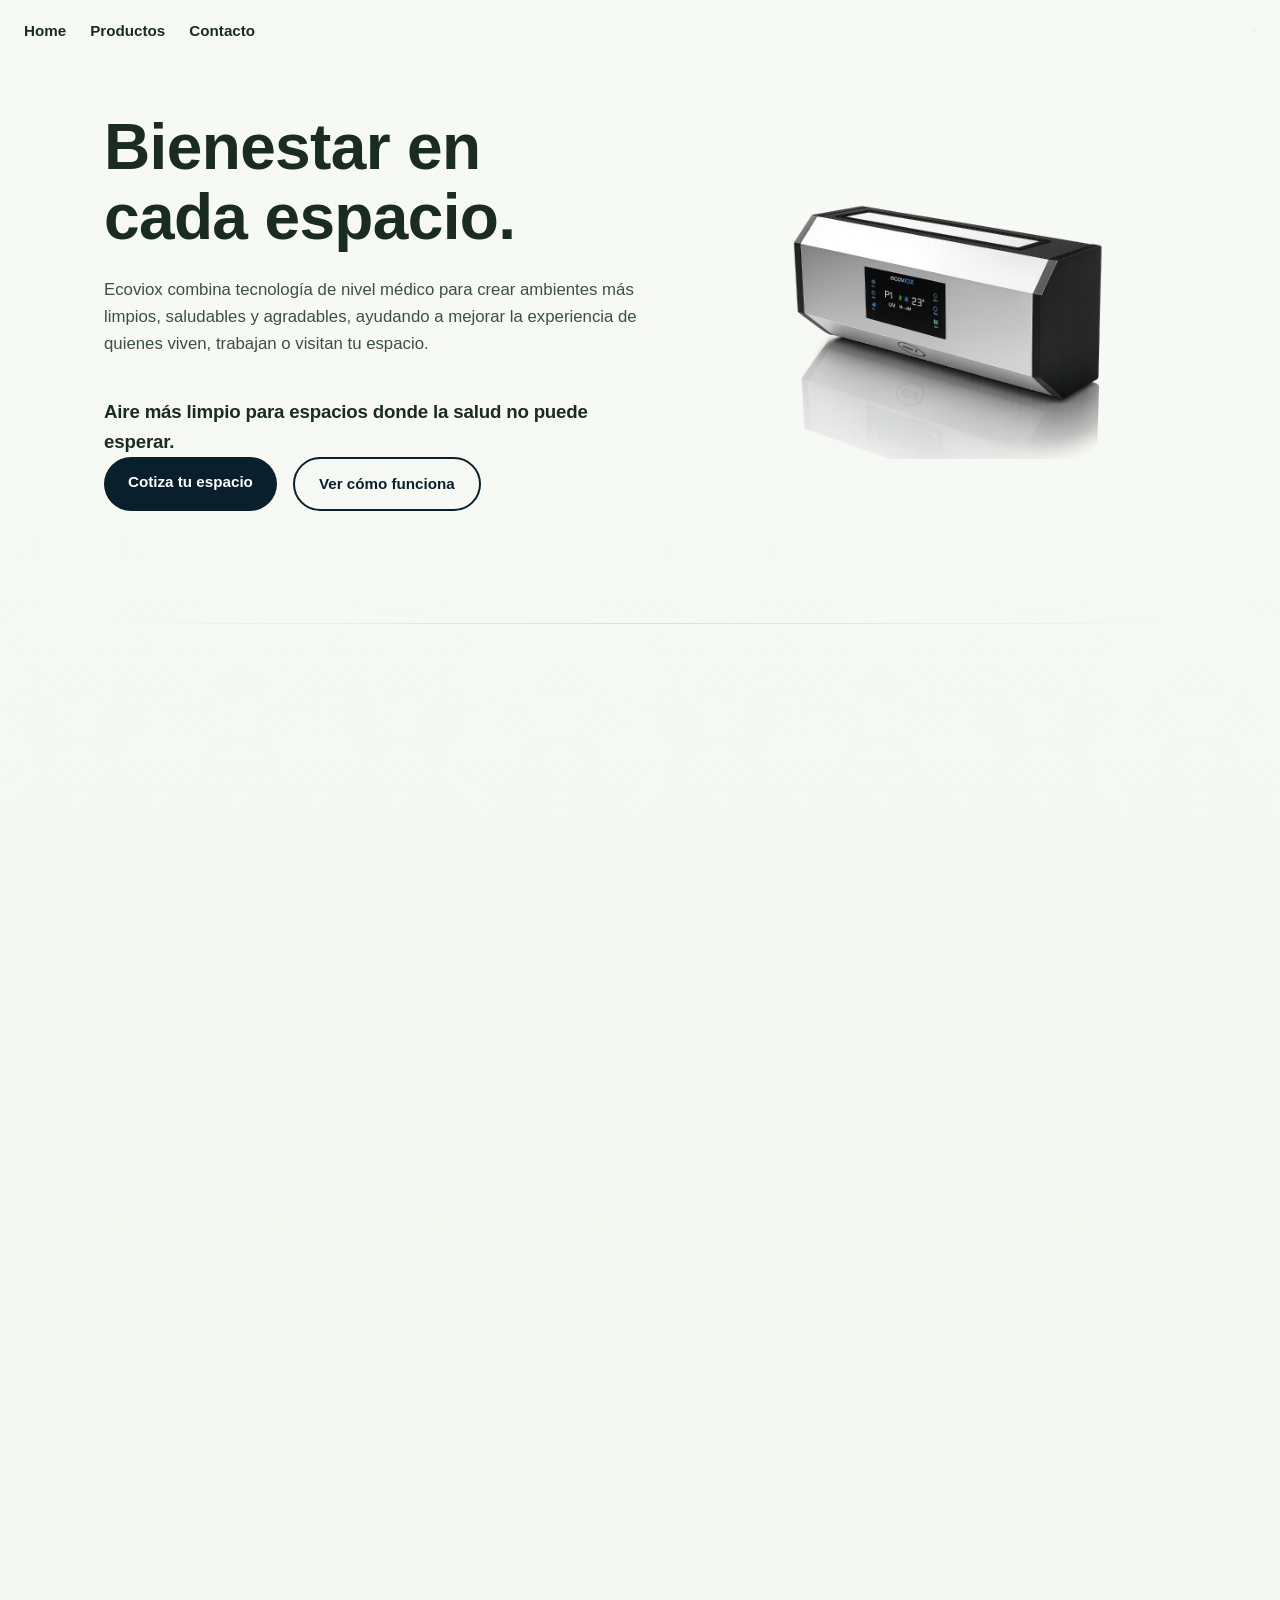
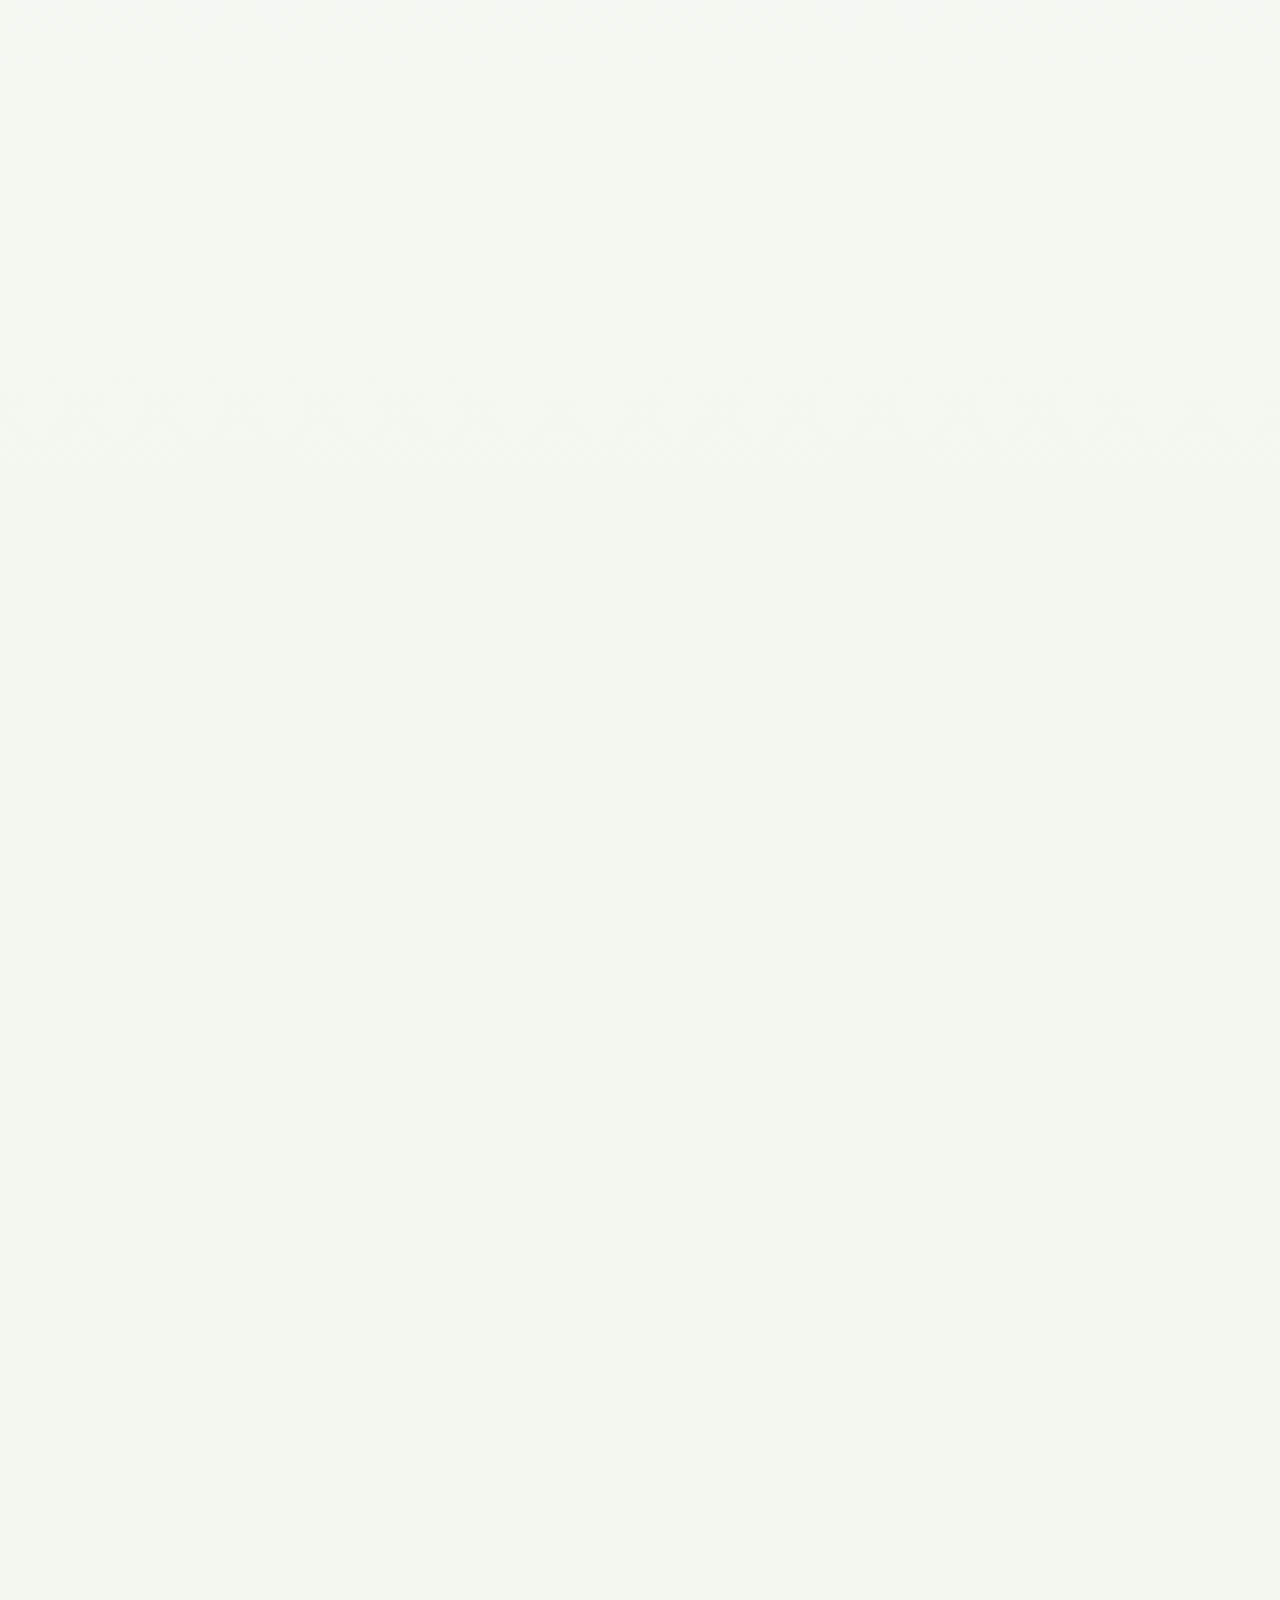
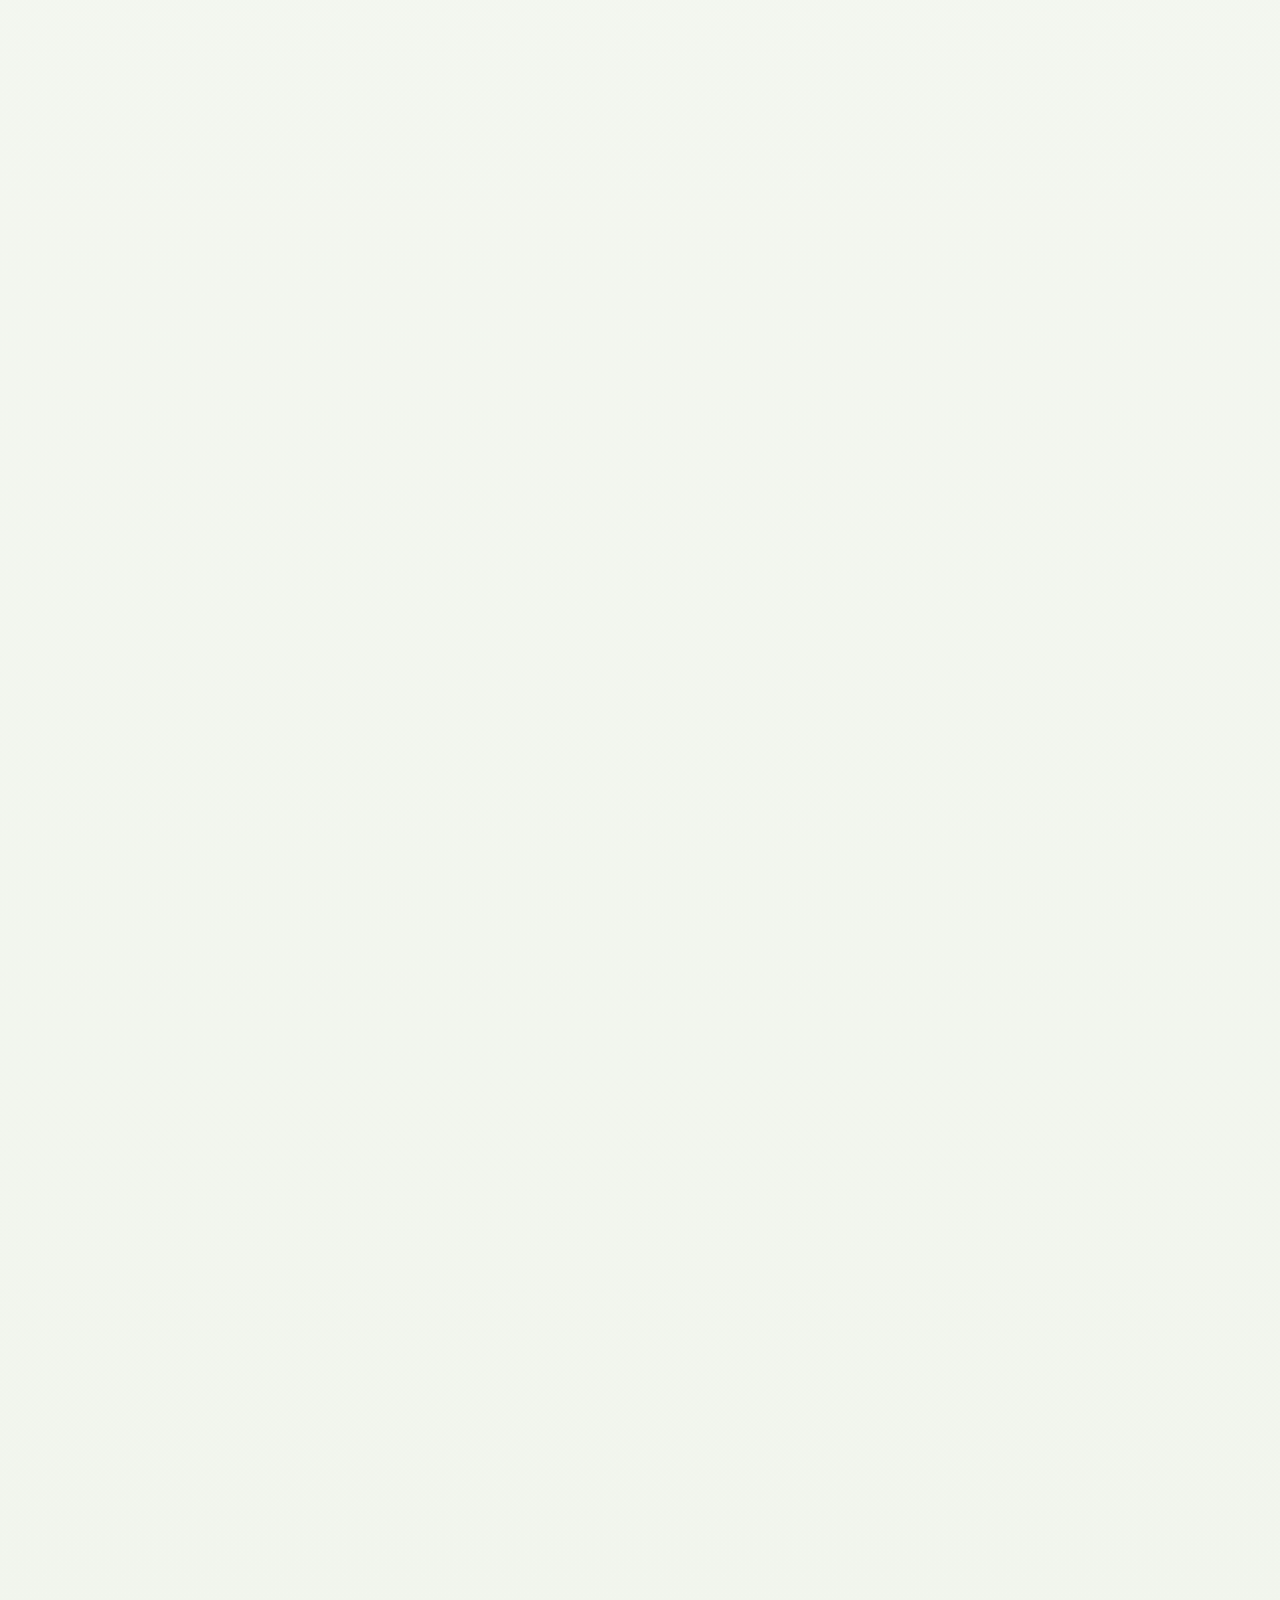
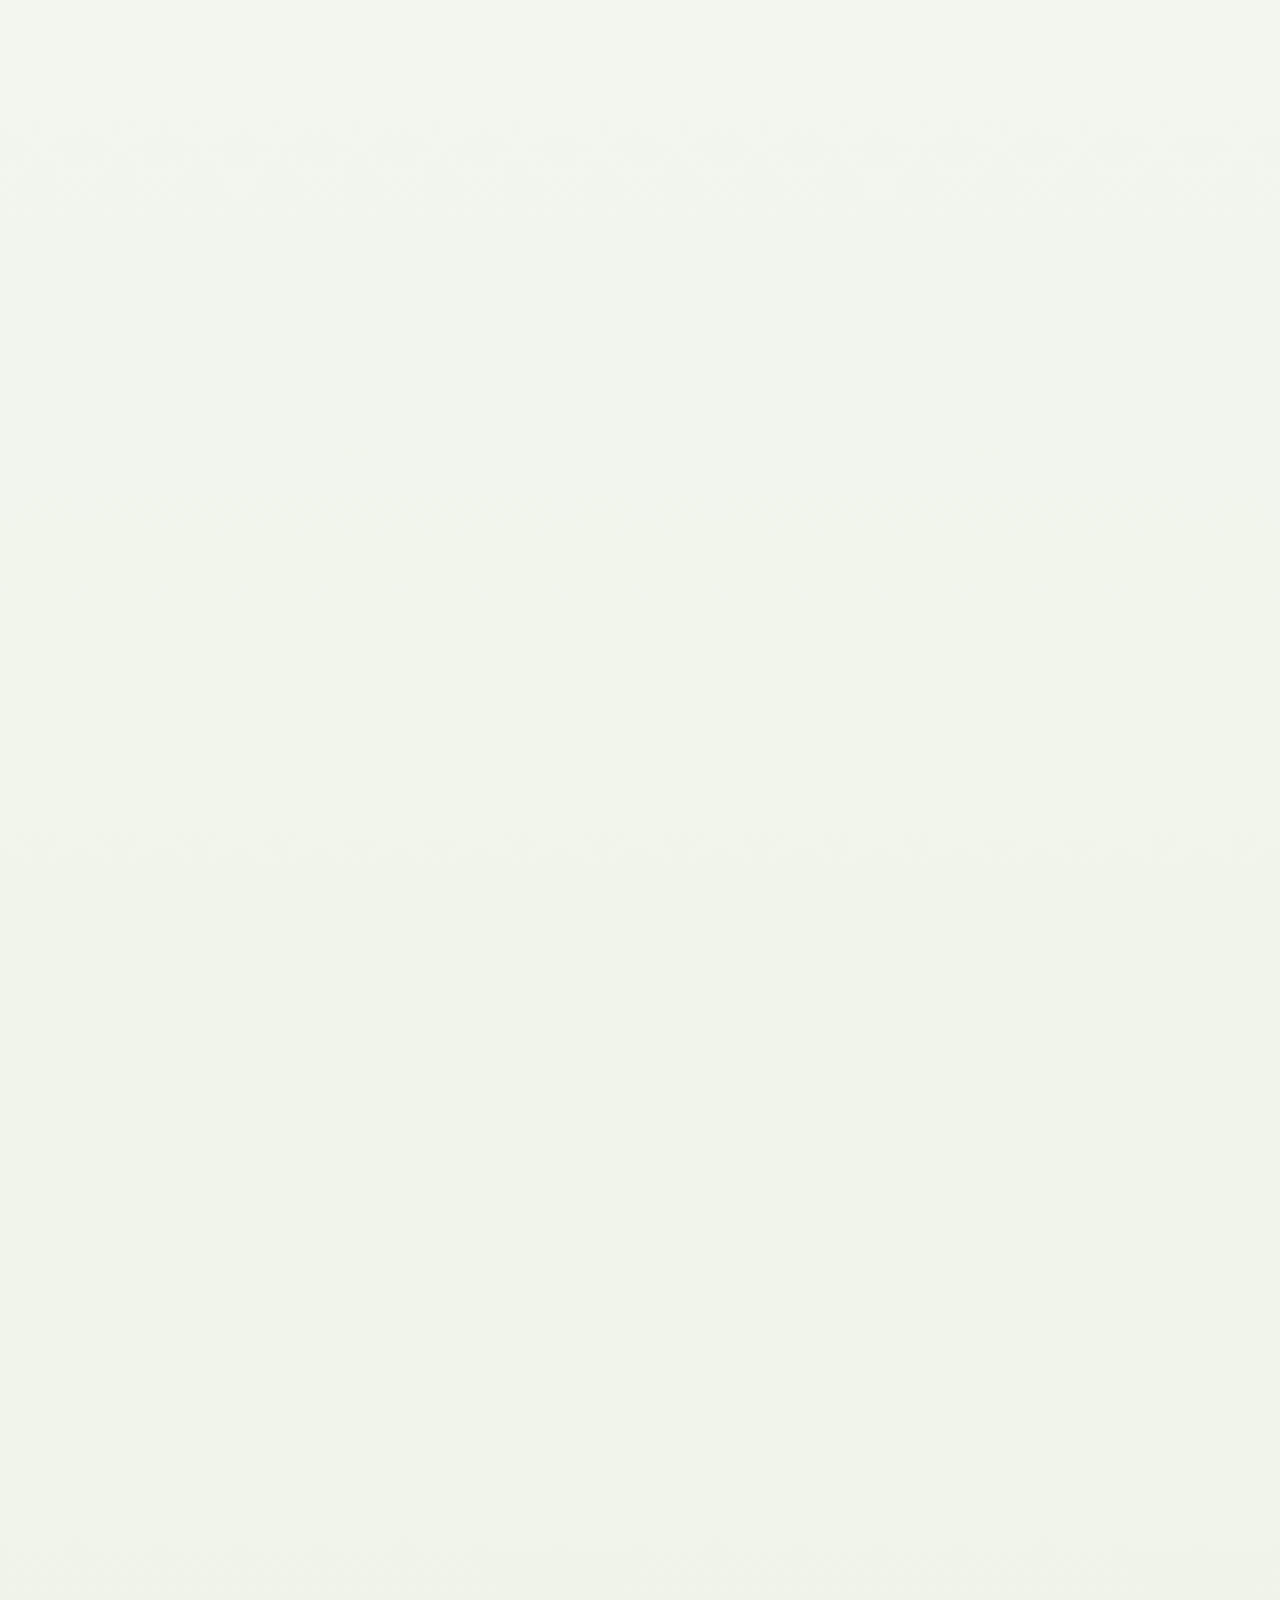
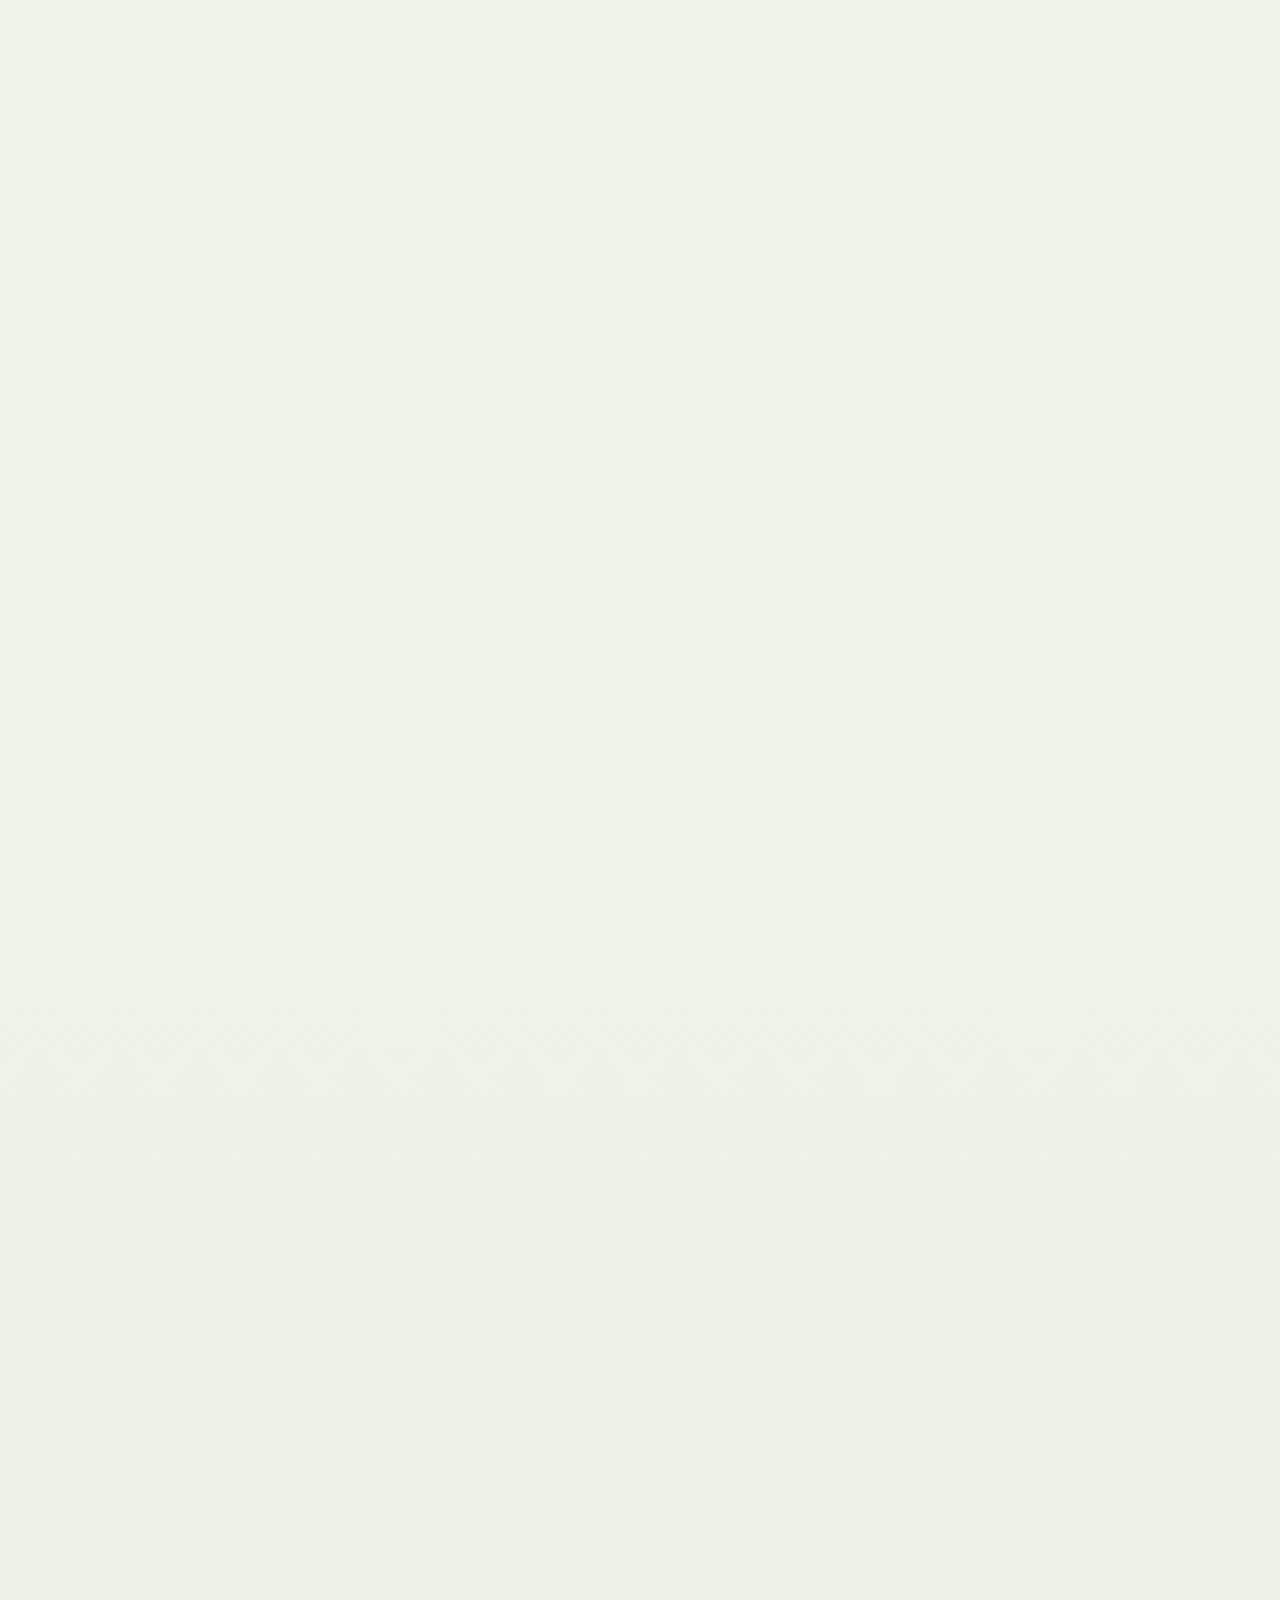
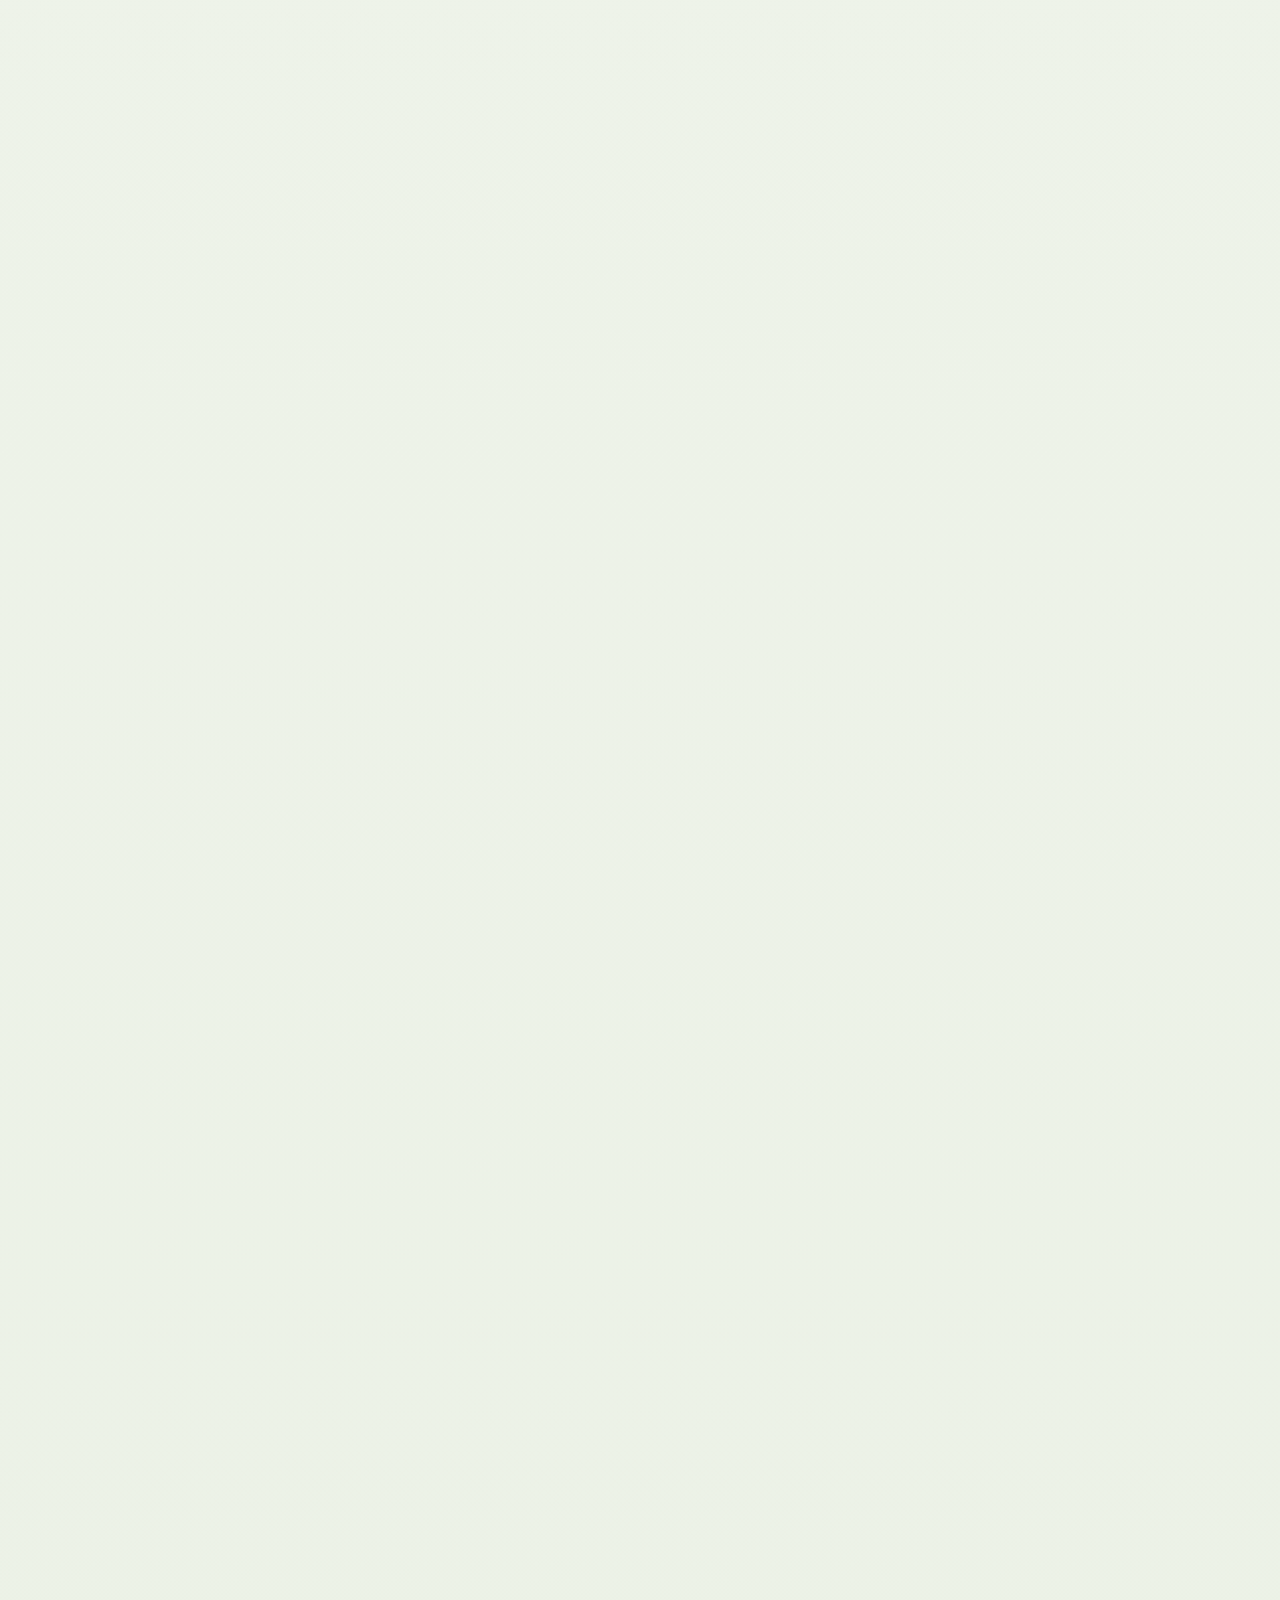
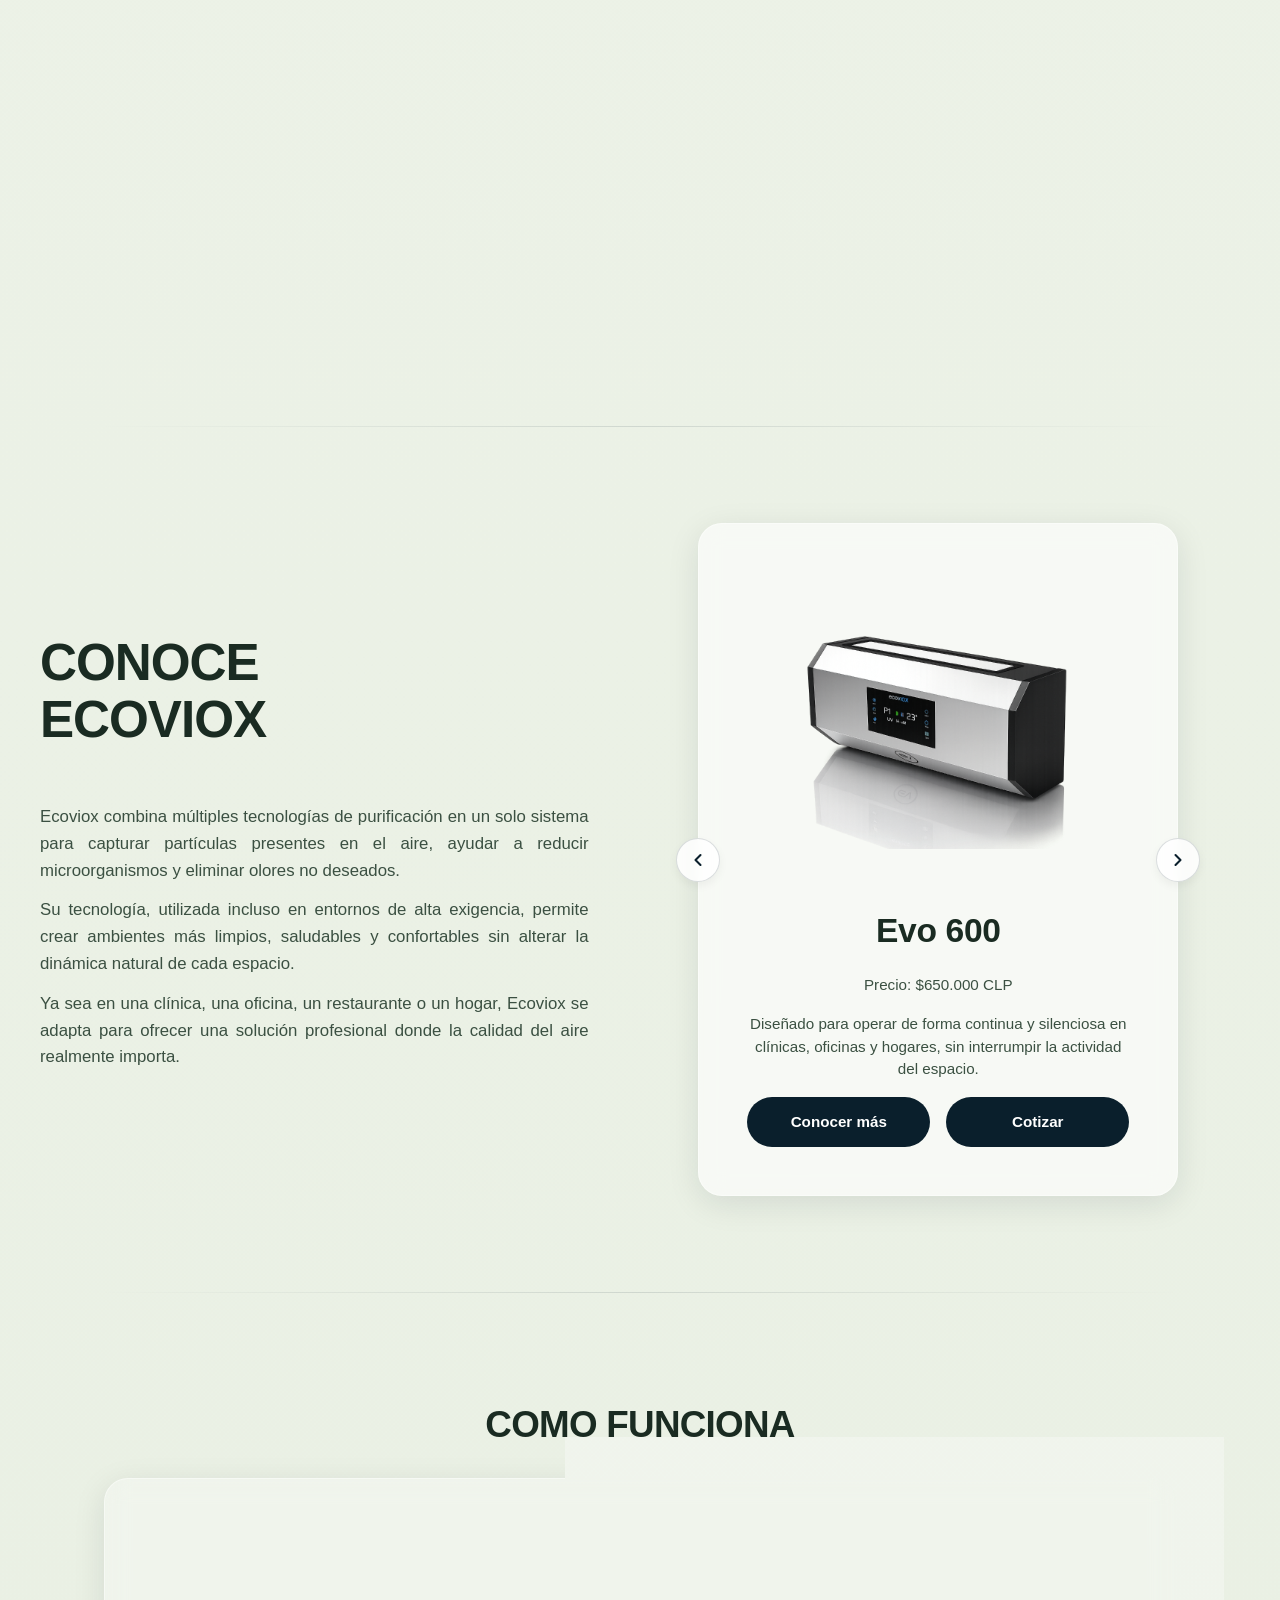
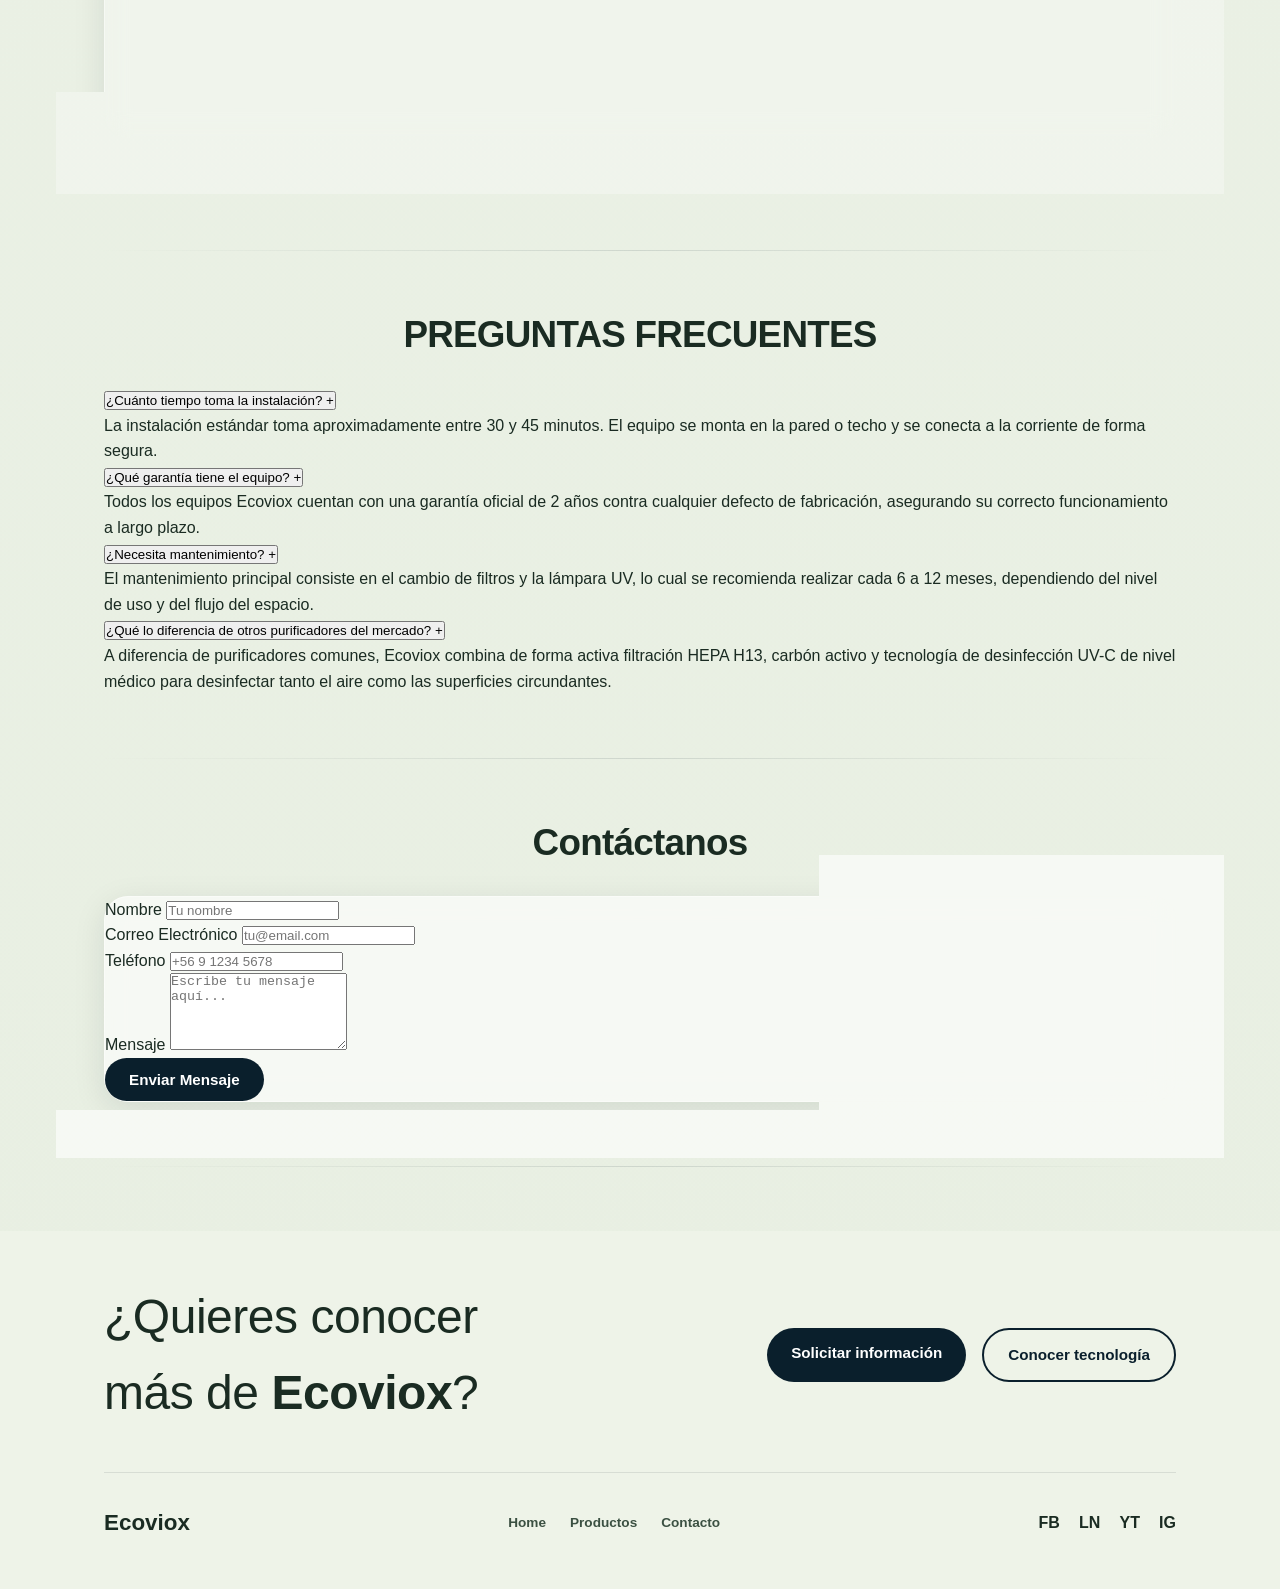
<file: index.html>
<!DOCTYPE html>
<html lang="es">
<head>
  <meta charset="UTF-8">
  <meta name="viewport" content="width=device-width, initial-scale=1.0">
  <title>Ecoviox.Store - Bienestar en cada espacio</title>
  <meta name="description" content="Ecoviox combina tecnología de nivel médico para crear ambientes más limpios, saludables y agradables.">
  <link rel="preconnect" href="https://fonts.googleapis.com">
  <link rel="preconnect" href="https://fonts.gstatic.com" crossorigin>
  <link href="https://fonts.googleapis.com/css2?family=Inter:wght@300;400;500;600&family=Outfit:wght@400;700;900&display=swap" rel="stylesheet">
  <link rel="stylesheet" href="styles.css?v=1.1">
</head>
<body>
  <nav class="navbar">
    <div class="nav-links">
      <a href="#home">Home</a>
      <a href="#productos">Productos</a>
      <a href="#contacto">Contacto</a>
    </div>
    <button class="menu-toggle" aria-label="Abrir menú">
      <span></span>
      <span></span>
      <span></span>
    </button>
  </nav>

  <header class="hero" id="home">
    <div class="container hero-container reveal">
      <div class="hero-left">
        <h1 class="hero-title">Bienestar en<br>cada espacio.</h1>
        <p class="hero-text">Ecoviox combina tecnología de nivel médico para crear ambientes más limpios, saludables y agradables, ayudando a mejorar la experiencia de quienes viven, trabajan o visitan tu espacio.</p>
        <h3 class="hero-subtitle">Aire más limpio para espacios donde la salud no puede esperar.</h3>
        <div class="hero-actions">
          <a href="#contacto" class="btn btn-primary">Cotiza tu espacio</a>
          <a href="#como-funciona" class="btn btn-secondary">Ver cómo funciona</a>
        </div>
      </div>
      <div class="hero-right">
        <div class="hero-image-wrapper ornament-only">
          <img src="assets/images/evo_600.png" alt="Ecoviox Evo 600" class="hero-device">
        </div>
      </div>
    </div>
  </header>

  <hr class="section-divider">

  <section class="uses-section reveal">
    <div class="container">
      <h2 class="section-title center">ADAPTADOS A TODO TIPO DE AMBIENTE</h2>
      
      <div class="uses-carousel-wrapper">
        <button class="uses-nav-btn prev" aria-label="Anterior"><svg width="20" height="20" viewBox="0 0 24 24" fill="none" stroke="currentColor" stroke-width="2.5" stroke-linecap="round" stroke-linejoin="round"><polyline points="15 18 9 12 15 6"></polyline></svg></button>
        
        <div class="uses-carousel-container">
          <div class="uses-track">
            <div class="use-card">
              <div class="use-image-wrapper">
                <img src="assets/images/use_gym.jpg" alt="Gimnasios">
              </div>
              <h3>Gimnasios</h3>
              <p>Mantiene una mejor calidad del aire en espacios con alta circulación de personas y actividad física constante.</p>
            </div>

            <div class="use-card">
              <div class="use-image-wrapper">
                <img src="assets/images/use_dental.jpg" alt="Clínicas dentales">
              </div>
              <h3>Clínicas dentales</h3>
              <p>Ideal para espacios con alta rotación de pacientes, donde la calidad del aire es parte de una atención de excelencia.</p>
            </div>

            <div class="use-card">
              <div class="use-image-wrapper">
                <img src="assets/images/use_3dprint.jpg" alt="Impresión 3d">
              </div>
              <h3>Impresión 3d</h3>
              <p>Ayuda a reducir olores y partículas residuales del proceso de impresión.</p>
            </div>

            <div class="use-card">
              <div class="use-image-wrapper">
                <img src="assets/images/confianza.jpg" alt="Clínicas médicas">
              </div>
              <h3>Clínicas y centros médicos</h3>
              <p>Contribuye a mantener un ambiente limpio y confortable para pacientes y profesionales de la salud.</p>
            </div>

            <div class="use-card">
              <div class="use-image-wrapper">
                <img src="assets/images/bienestar.jpg" alt="Oficinas">
              </div>
              <h3>Oficinas y empresas</h3>
              <p>Favorece un entorno de trabajo más agradable para colaboradores y visitantes durante toda la jornada.</p>
            </div>

            <div class="use-card">
              <div class="use-image-wrapper">
                <img src="assets/images/calidad_vida.jpg" alt="Restaurantes">
              </div>
              <h3>Restaurantes y cafeterías</h3>
              <p>Ayuda a reducir olores y mejorar la experiencia de los clientes en cada visita.</p>
            </div>

            <div class="use-card">
              <div class="use-image-wrapper">
                <img src="assets/images/beneficios4.jpg" alt="Hoteles">
              </div>
              <h3>Hoteles y alojamientos</h3>
              <p>Aporta un ambiente más confortable que mejora la percepción y el bienestar de los huéspedes.</p>
            </div>

            <div class="use-card">
              <div class="use-image-wrapper">
                <img src="assets/images/confianza.jpg" alt="Colegios">
              </div>
              <h3>Colegios y centros educativos</h3>
              <p>Contribuye a crear espacios más agradables para estudiantes, docentes y personal educativo.</p>
            </div>

            <div class="use-card">
              <div class="use-image-wrapper">
                <img src="assets/images/bienestar.jpg" alt="Salones de belleza">
              </div>
              <h3>Salones de belleza y barberías</h3>
              <p>Ayuda a mantener un ambiente fresco y agradable donde los clientes permanecen durante largos períodos.</p>
            </div>

            <div class="use-card">
              <div class="use-image-wrapper">
                <img src="assets/images/calidad_vida.jpg" alt="Tiendas">
              </div>
              <h3>Tiendas y locales comerciales</h3>
              <p>Refuerza la experiencia de compra con un ambiente limpio, confortable y acogedor.</p>
            </div>

            <div class="use-card">
              <div class="use-image-wrapper">
                <img src="assets/images/beneficios4.jpg" alt="Hogares">
              </div>
              <h3>Hogares</h3>
              <p>Ideal para familias que buscan un ambiente más limpio y confortable para su día a día.</p>
            </div>
          </div>
        </div>
        
        <button class="uses-nav-btn next" aria-label="Siguiente"><svg width="20" height="20" viewBox="0 0 24 24" fill="none" stroke="currentColor" stroke-width="2.5" stroke-linecap="round" stroke-linejoin="round"><polyline points="9 18 15 12 9 6"></polyline></svg></button>
      </div>
    </div>
  </section>

  <hr class="section-divider">

  <section class="about-and-carousel reveal" id="productos">
    <div class="container about-carousel-container">
      <div class="about-content">
        <h2 class="section-title xl">CONOCE<br>ECOVIOX</h2>
        <div class="about-text">
          <p>Ecoviox combina múltiples tecnologías de purificación en un solo sistema para capturar partículas presentes en el aire, ayudar a reducir microorganismos y eliminar olores no deseados.</p>
          <p>Su tecnología, utilizada incluso en entornos de alta exigencia, permite crear ambientes más limpios, saludables y confortables sin alterar la dinámica natural de cada espacio.</p>
          <p>Ya sea en una clínica, una oficina, un restaurante o un hogar, Ecoviox se adapta para ofrecer una solución profesional donde la calidad del aire realmente importa.</p>
        </div>
      </div>

      <div class="product-carousel-wrapper wave-ambient">
        <div class="product-carousel-container">
          <button class="nav-btn prev" aria-label="Previous">
            <svg width="20" height="20" viewBox="0 0 24 24" fill="none" stroke="currentColor" stroke-width="2.5" stroke-linecap="round" stroke-linejoin="round"><polyline points="15 18 9 12 15 6"></polyline></svg>
          </button>
          
          <div class="product-card glass">
            <div class="card-image-wrapper">
              <img src="assets/images/evo_600.png" alt="Evo 600">
            </div>
            <div class="card-content">
              <h3>Evo 600</h3>
              <p class="card-price">Precio: $650.000 CLP</p>
              <p class="card-desc">Diseñado para operar de forma continua y silenciosa en clínicas, oficinas y hogares, sin interrumpir la actividad del espacio.</p>
              <div class="card-actions">
                <a href="#" class="btn btn-primary">Conocer más</a>
                <a href="#" class="btn btn-primary">Cotizar</a>
              </div>
            </div>
          </div>
          
          <button class="nav-btn next" aria-label="Next">
            <svg width="20" height="20" viewBox="0 0 24 24" fill="none" stroke="currentColor" stroke-width="2.5" stroke-linecap="round" stroke-linejoin="round"><polyline points="9 18 15 12 9 6"></polyline></svg>
          </button>
        </div>
      </div>
    </div>
  </section>

  <hr class="section-divider">

  <section class="how-it-works reveal" id="como-funciona">
    <div class="container">
      <h2 class="section-title center">COMO FUNCIONA</h2>
      <div class="video-placeholder glass">
        <div class="play-btn">
          <svg width="24" height="24" viewBox="0 0 24 24" fill="currentColor"><path d="M8 5v14l11-7z"/></svg>
        </div>
      </div>
    </div>
  </section>

  <hr class="section-divider">

  <section class="faq-section reveal">
    <div class="container">
      <h2 class="section-title center">PREGUNTAS FRECUENTES</h2>
      <div class="faq-grid">
        <div class="faq-item">
          <button class="faq-question">¿Cuánto tiempo toma la instalación? <span class="faq-icon">+</span></button>
          <div class="faq-answer">
            <p>La instalación estándar toma aproximadamente entre 30 y 45 minutos. El equipo se monta en la pared o techo y se conecta a la corriente de forma segura.</p>
          </div>
        </div>
        <div class="faq-item">
          <button class="faq-question">¿Qué garantía tiene el equipo? <span class="faq-icon">+</span></button>
          <div class="faq-answer">
            <p>Todos los equipos Ecoviox cuentan con una garantía oficial de 2 años contra cualquier defecto de fabricación, asegurando su correcto funcionamiento a largo plazo.</p>
          </div>
        </div>
        <div class="faq-item">
          <button class="faq-question">¿Necesita mantenimiento? <span class="faq-icon">+</span></button>
          <div class="faq-answer">
            <p>El mantenimiento principal consiste en el cambio de filtros y la lámpara UV, lo cual se recomienda realizar cada 6 a 12 meses, dependiendo del nivel de uso y del flujo del espacio.</p>
          </div>
        </div>
        <div class="faq-item">
          <button class="faq-question">¿Qué lo diferencia de otros purificadores del mercado? <span class="faq-icon">+</span></button>
          <div class="faq-answer">
            <p>A diferencia de purificadores comunes, Ecoviox combina de forma activa filtración HEPA H13, carbón activo y tecnología de desinfección UV-C de nivel médico para desinfectar tanto el aire como las superficies circundantes.</p>
          </div>
        </div>
      </div>
    </div>
  </section>

  <hr class="section-divider">

  <section class="contact-section reveal" id="contacto">
    <div class="container contact-container">
      <h2 class="section-title center">Contáctanos</h2>
      <form class="contact-form glass">
        <!-- Honeypot field to prevent spam bots -->
        <div style="display: none !important;" aria-hidden="true">
          <input type="text" name="website_verification" tabindex="-1" autocomplete="off">
        </div>
        <div class="form-group">
          <label for="name">Nombre</label>
          <input type="text" id="name" name="name" required placeholder="Tu nombre">
        </div>
        <div class="form-group">
          <label for="email">Correo Electrónico</label>
          <input type="email" id="email" name="email" required placeholder="tu@email.com">
        </div>
        <div class="form-group">
          <label for="phone">Teléfono</label>
          <input type="tel" id="phone" name="phone" required placeholder="+56 9 1234 5678">
        </div>
        <div class="form-group">
          <label for="message">Mensaje</label>
          <textarea id="message" name="message" required placeholder="Escribe tu mensaje aquí..." rows="5"></textarea>
        </div>
        <button type="submit" class="btn btn-primary">Enviar Mensaje</button>
      </form>
    </div>
  </section>

  <hr class="section-divider">

  <footer class="footer reveal">
    <div class="container">
      <div class="footer-cta">
        <h2 class="footer-title">¿Quieres conocer<br>más de <span class="brand-font">Ecoviox</span>?</h2>
        <div class="footer-actions">
          <a href="#contacto" class="btn btn-primary">Solicitar información</a>
          <a href="#como-funciona" class="btn btn-secondary">Conocer tecnología</a>
        </div>
      </div>
      <hr class="footer-divider">
      <div class="footer-bottom">
        <div class="footer-logo">Ecoviox</div>
        <div class="footer-links">
          <a href="#home">Home</a>
          <a href="#productos">Productos</a>
          <a href="#contacto">Contacto</a>
        </div>
        <div class="social-icons">
          <a href="#" aria-label="Facebook">FB</a>
          <a href="#" aria-label="LinkedIn">LN</a>
          <a href="#" aria-label="YouTube">YT</a>
          <a href="#" aria-label="Instagram">IG</a>
        </div>
      </div>
    </div>
  </footer>

  <script src="script.js?v=1.1"></script>
</body>
</html>
</file>
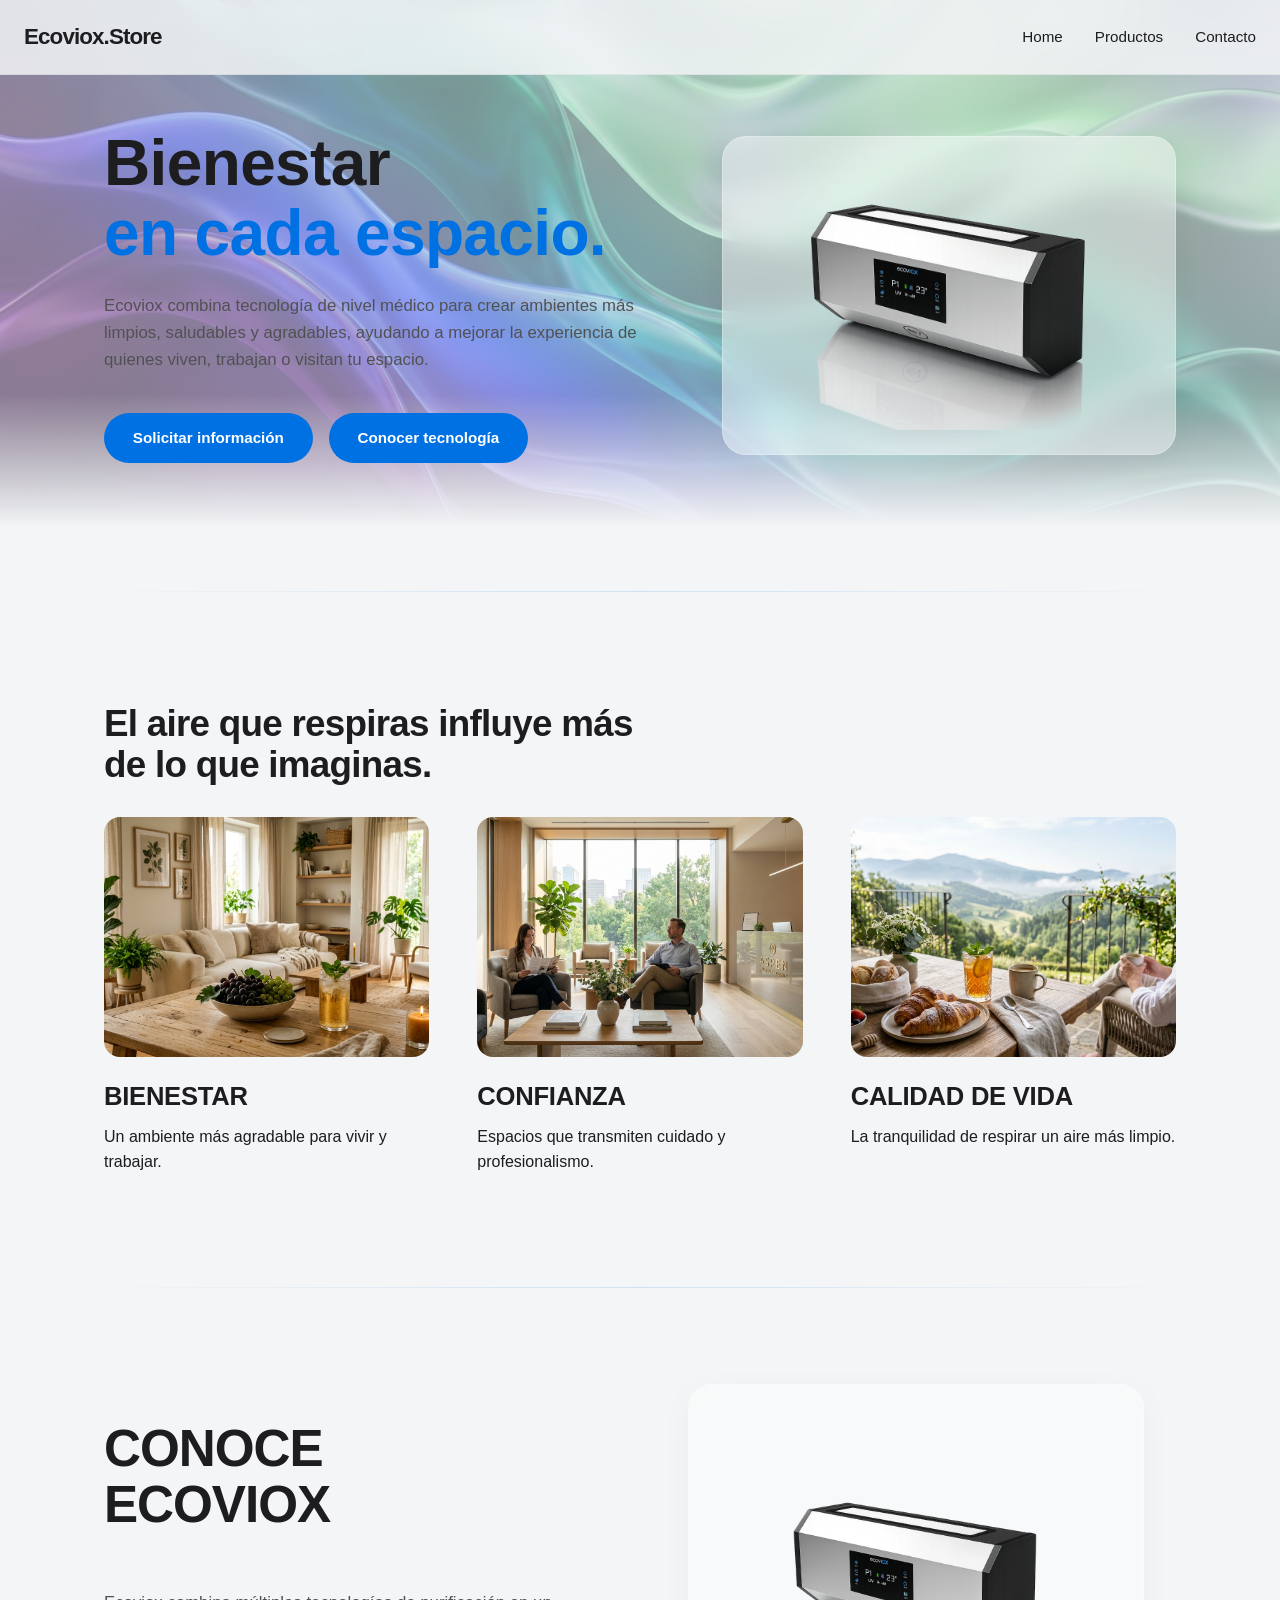
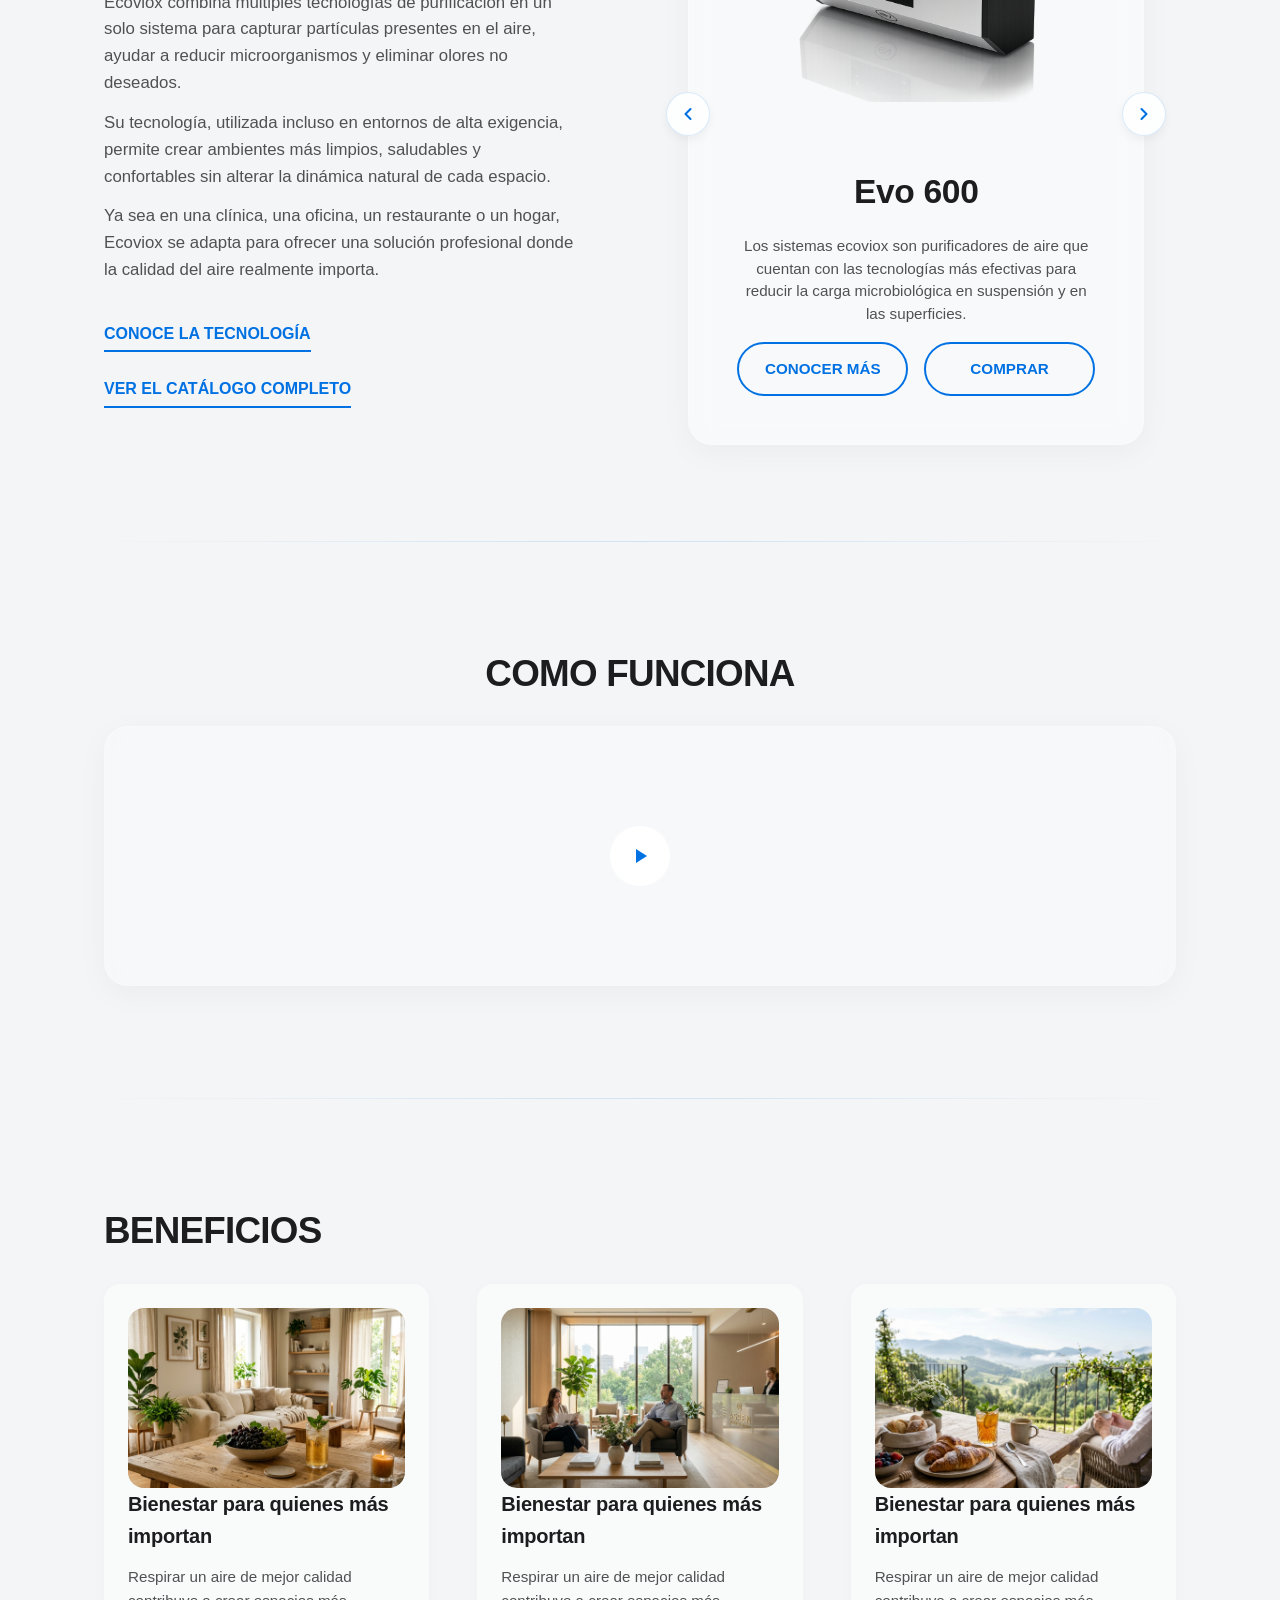
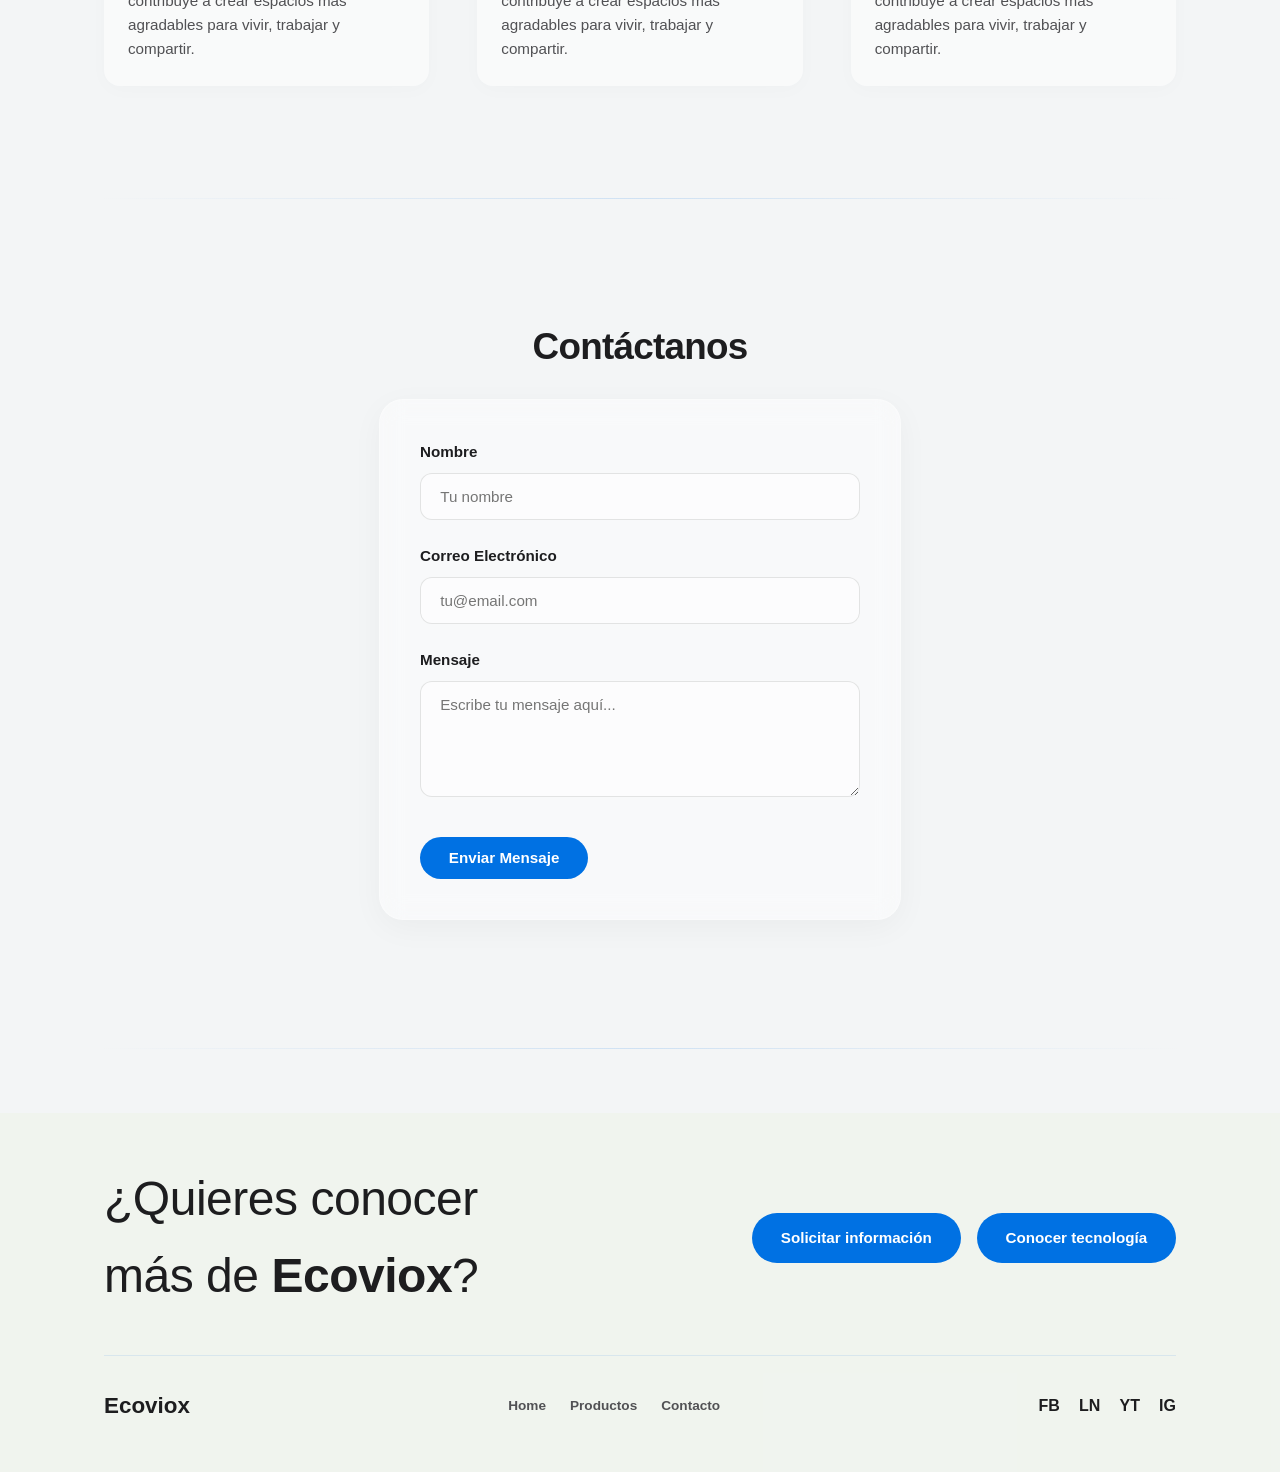
<file: backups/backup_20260630_235558/index.html>
<!DOCTYPE html>
<html lang="es">
<head>
  <meta charset="UTF-8">
  <meta name="viewport" content="width=device-width, initial-scale=1.0">
  <title>Ecoviox.Store - Bienestar en cada espacio</title>
  <meta name="description" content="Ecoviox combina tecnología de nivel médico para crear ambientes más limpios, saludables y agradables.">
  <link rel="preconnect" href="https://fonts.googleapis.com">
  <link rel="preconnect" href="https://fonts.gstatic.com" crossorigin>
  <link href="https://fonts.googleapis.com/css2?family=Inter:wght@300;400;500;600&family=Outfit:wght@400;700;900&display=swap" rel="stylesheet">
  <link rel="stylesheet" href="styles.css">
</head>
<body>
  <nav class="navbar">
    <div class="logo">Ecoviox.Store</div>
    <div class="nav-links">
      <a href="#home">Home</a>
      <a href="#productos">Productos</a>
      <a href="#contacto">Contacto</a>
    </div>
    <button class="menu-toggle" aria-label="Abrir menú">
      <span></span>
      <span></span>
      <span></span>
    </button>
  </nav>

  <header class="hero" id="home">
    <div class="container hero-container reveal">
      <div class="hero-left">
        <h1 class="hero-title">Bienestar<br><span>en cada espacio.</span></h1>
        <p class="hero-text">Ecoviox combina tecnología de nivel médico para crear ambientes más limpios, saludables y agradables, ayudando a mejorar la experiencia de quienes viven, trabajan o visitan tu espacio.</p>
        <div class="hero-actions">
          <a href="#contacto" class="btn btn-primary">Solicitar información</a>
          <a href="#tecnologia" class="btn btn-primary">Conocer tecnología</a>
        </div>
      </div>
      <div class="hero-right">
        <div class="hero-image-wrapper glass ornament-only">
          <img src="assets/images/evo_600.png" alt="Ecoviox Evo 600" class="hero-device">
        </div>
      </div>
    </div>
  </header>

  <hr class="section-divider">

  <section class="features" id="tecnologia">
    <div class="container reveal">
      <h2 class="section-title">El aire que respiras influye más<br>de lo que imaginas.</h2>
      
      <div class="features-grid">
        <div class="feature-item reveal">
          <div class="feature-image-wrapper">
            <img src="assets/images/bienestar.jpg" alt="Bienestar">
          </div>
          <div class="feature-text">
            <h3>BIENESTAR</h3>
            <p>Un ambiente más agradable para vivir y trabajar.</p>
          </div>
        </div>

        <div class="feature-item reveal">
          <div class="feature-image-wrapper">
            <img src="assets/images/confianza.jpg" alt="Confianza">
          </div>
          <div class="feature-text">
            <h3>CONFIANZA</h3>
            <p>Espacios que transmiten cuidado y profesionalismo.</p>
          </div>
        </div>

        <div class="feature-item reveal">
          <div class="feature-image-wrapper">
            <img src="assets/images/calidad_vida.jpg" alt="Calidad de vida">
          </div>
          <div class="feature-text">
            <h3>CALIDAD DE VIDA</h3>
            <p>La tranquilidad de respirar un aire más limpio.</p>
          </div>
        </div>
      </div>
    </div>
  </section>

  <hr class="section-divider">

  <section class="about-and-carousel reveal" id="productos">
    <div class="container about-carousel-container">
      <div class="about-content">
        <h2 class="section-title xl">CONOCE<br>ECOVIOX</h2>
        <div class="about-text">
          <p>Ecoviox combina múltiples tecnologías de purificación en un solo sistema para capturar partículas presentes en el aire, ayudar a reducir microorganismos y eliminar olores no deseados.</p>
          <p>Su tecnología, utilizada incluso en entornos de alta exigencia, permite crear ambientes más limpios, saludables y confortables sin alterar la dinámica natural de cada espacio.</p>
          <p>Ya sea en una clínica, una oficina, un restaurante o un hogar, Ecoviox se adapta para ofrecer una solución profesional donde la calidad del aire realmente importa.</p>
        </div>
        
        <div class="about-links">
          <a href="#" class="link-underline">CONOCE LA TECNOLOGÍA</a>
          <a href="#" class="link-underline">VER EL CATÁLOGO COMPLETO</a>
        </div>
      </div>

      <div class="product-carousel-wrapper">
        <div class="product-carousel-container">
          <button class="nav-btn prev" aria-label="Previous">
            <svg width="20" height="20" viewBox="0 0 24 24" fill="none" stroke="currentColor" stroke-width="2.5" stroke-linecap="round" stroke-linejoin="round"><polyline points="15 18 9 12 15 6"></polyline></svg>
          </button>
          
          <div class="product-card glass">
            <div class="card-image-wrapper">
              <img src="assets/images/evo_600.png" alt="Evo 600">
            </div>
            <div class="card-content">
              <h3>Evo 600</h3>
              <p>Los sistemas ecoviox son purificadores de aire que cuentan con las tecnologías más efectivas para reducir la carga microbiológica en suspensión y en las superficies.</p>
              <div class="card-actions">
                <a href="#" class="btn btn-secondary">CONOCER MÁS</a>
                <a href="#" class="btn btn-secondary">COMPRAR</a>
              </div>
            </div>
          </div>
          
          <button class="nav-btn next" aria-label="Next">
            <svg width="20" height="20" viewBox="0 0 24 24" fill="none" stroke="currentColor" stroke-width="2.5" stroke-linecap="round" stroke-linejoin="round"><polyline points="9 18 15 12 9 6"></polyline></svg>
          </button>
        </div>
      </div>
    </div>
  </section>

  <hr class="section-divider">

  <section class="how-it-works reveal">
    <div class="container">
      <h2 class="section-title center">COMO FUNCIONA</h2>
      <div class="video-placeholder glass">
        <div class="play-btn">
          <svg width="24" height="24" viewBox="0 0 24 24" fill="currentColor"><path d="M8 5v14l11-7z"/></svg>
        </div>
      </div>
    </div>
  </section>

  <hr class="section-divider">

  <section class="benefits reveal">
    <div class="container">
      <h2 class="section-title">BENEFICIOS</h2>
      <div class="benefits-grid">
        <div class="benefit-card">
          <div class="benefit-image-wrapper">
            <img src="assets/images/bienestar.jpg" alt="Beneficio 1">
          </div>
          <h3>Bienestar para quienes más importan</h3>
          <p>Respirar un aire de mejor calidad contribuye a crear espacios más agradables para vivir, trabajar y compartir.</p>
        </div>
        <div class="benefit-card">
          <div class="benefit-image-wrapper">
            <img src="assets/images/confianza.jpg" alt="Beneficio 2">
          </div>
          <h3>Bienestar para quienes más importan</h3>
          <p>Respirar un aire de mejor calidad contribuye a crear espacios más agradables para vivir, trabajar y compartir.</p>
        </div>
        <div class="benefit-card">
          <div class="benefit-image-wrapper">
            <img src="assets/images/calidad_vida.jpg" alt="Beneficio 3">
          </div>
          <h3>Bienestar para quienes más importan</h3>
          <p>Respirar un aire de mejor calidad contribuye a crear espacios más agradables para vivir, trabajar y compartir.</p>
        </div>
      </div>
    </div>
  </section>

  <hr class="section-divider">

  <section class="contact-section reveal" id="contacto">
    <div class="container contact-container">
      <h2 class="section-title center">Contáctanos</h2>
      <form class="contact-form glass">
        <div class="form-group">
          <label for="name">Nombre</label>
          <input type="text" id="name" name="name" required placeholder="Tu nombre">
        </div>
        <div class="form-group">
          <label for="email">Correo Electrónico</label>
          <input type="email" id="email" name="email" required placeholder="tu@email.com">
        </div>
        <div class="form-group">
          <label for="message">Mensaje</label>
          <textarea id="message" name="message" required placeholder="Escribe tu mensaje aquí..." rows="5"></textarea>
        </div>
        <button type="submit" class="btn btn-primary">Enviar Mensaje</button>
      </form>
    </div>
  </section>

  <hr class="section-divider">

  <footer class="footer reveal">
    <div class="container">
      <div class="footer-cta">
        <h2 class="footer-title">¿Quieres conocer<br>más de <span class="brand-font">Ecoviox</span>?</h2>
        <div class="footer-actions">
          <a href="#contacto" class="btn btn-primary">Solicitar información</a>
          <a href="#tecnologia" class="btn btn-primary">Conocer tecnología</a>
        </div>
      </div>
      <hr class="footer-divider">
      <div class="footer-bottom">
        <div class="footer-logo">Ecoviox</div>
        <div class="footer-links">
          <a href="#home">Home</a>
          <a href="#productos">Productos</a>
          <a href="#contacto">Contacto</a>
        </div>
        <div class="social-icons">
          <a href="#" aria-label="Facebook">FB</a>
          <a href="#" aria-label="LinkedIn">LN</a>
          <a href="#" aria-label="YouTube">YT</a>
          <a href="#" aria-label="Instagram">IG</a>
        </div>
      </div>
    </div>
  </footer>

  <script src="script.js"></script>
</body>
</html>
</file>
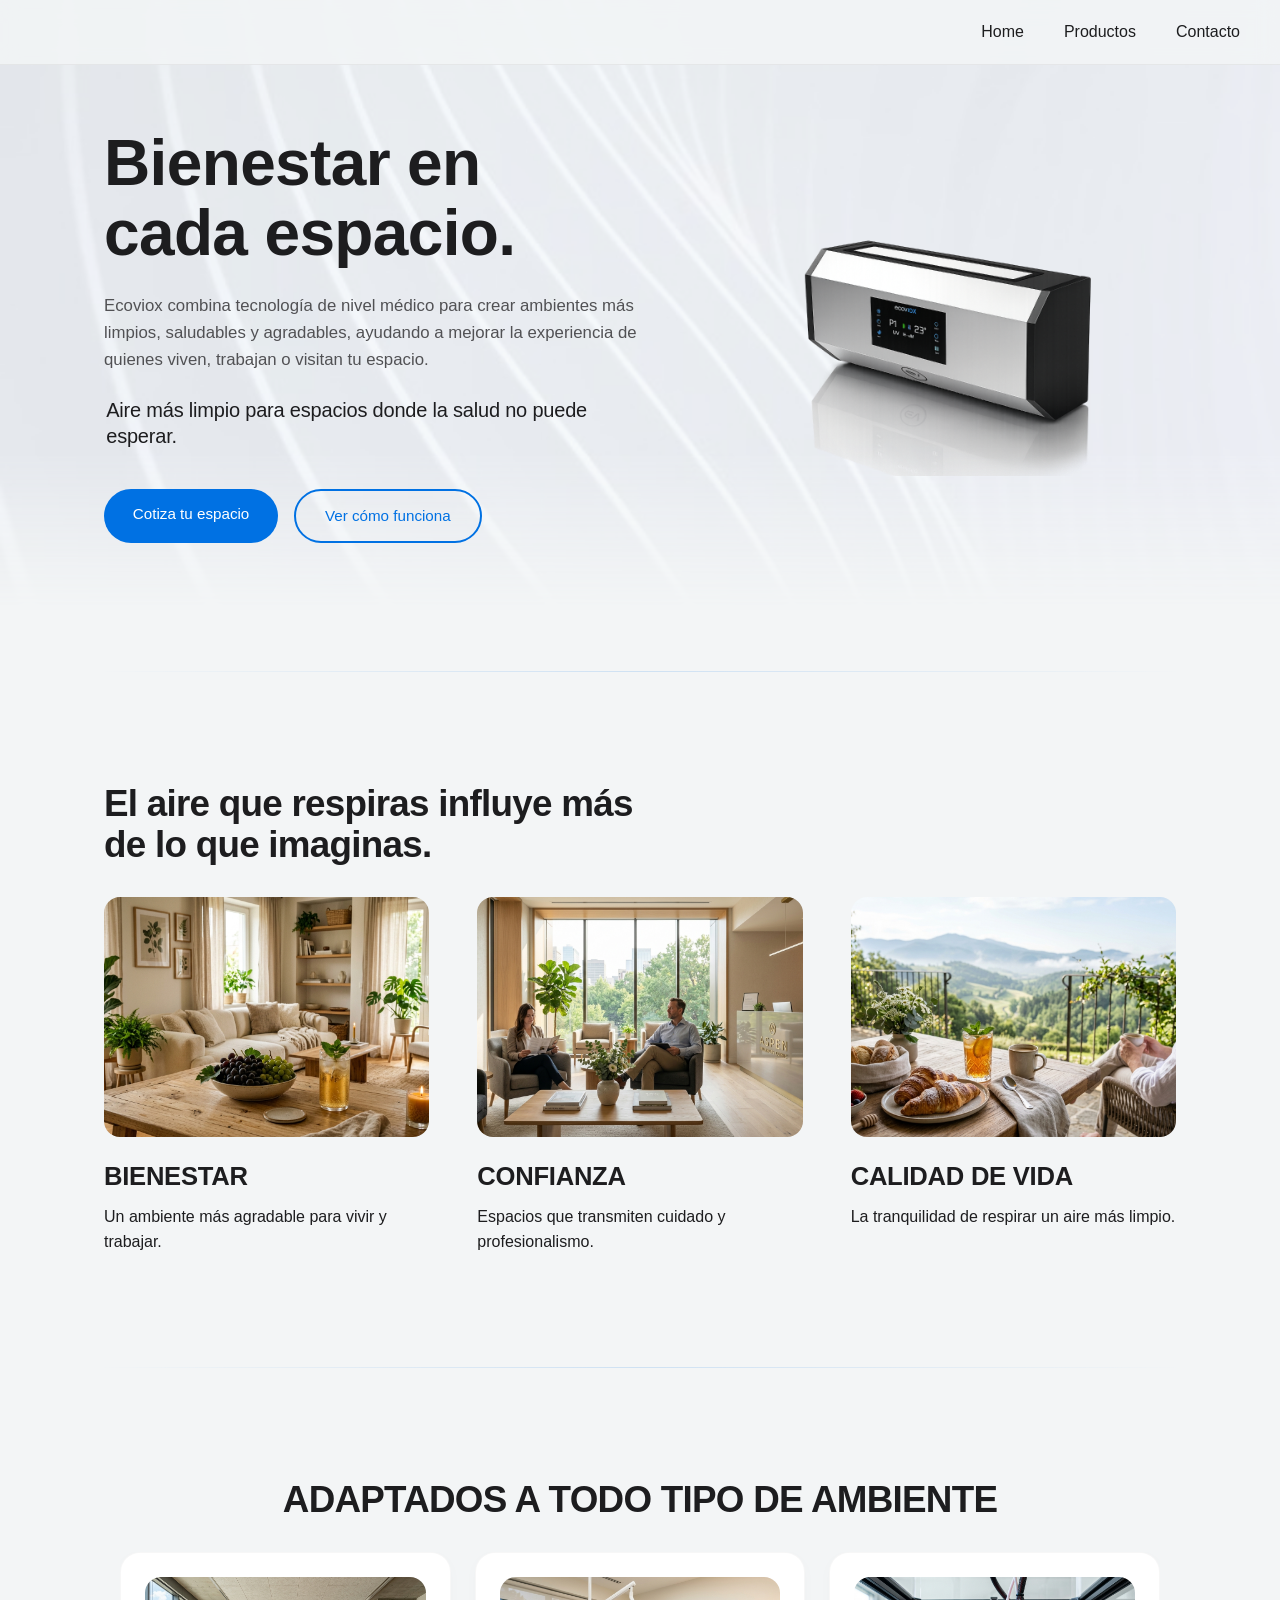
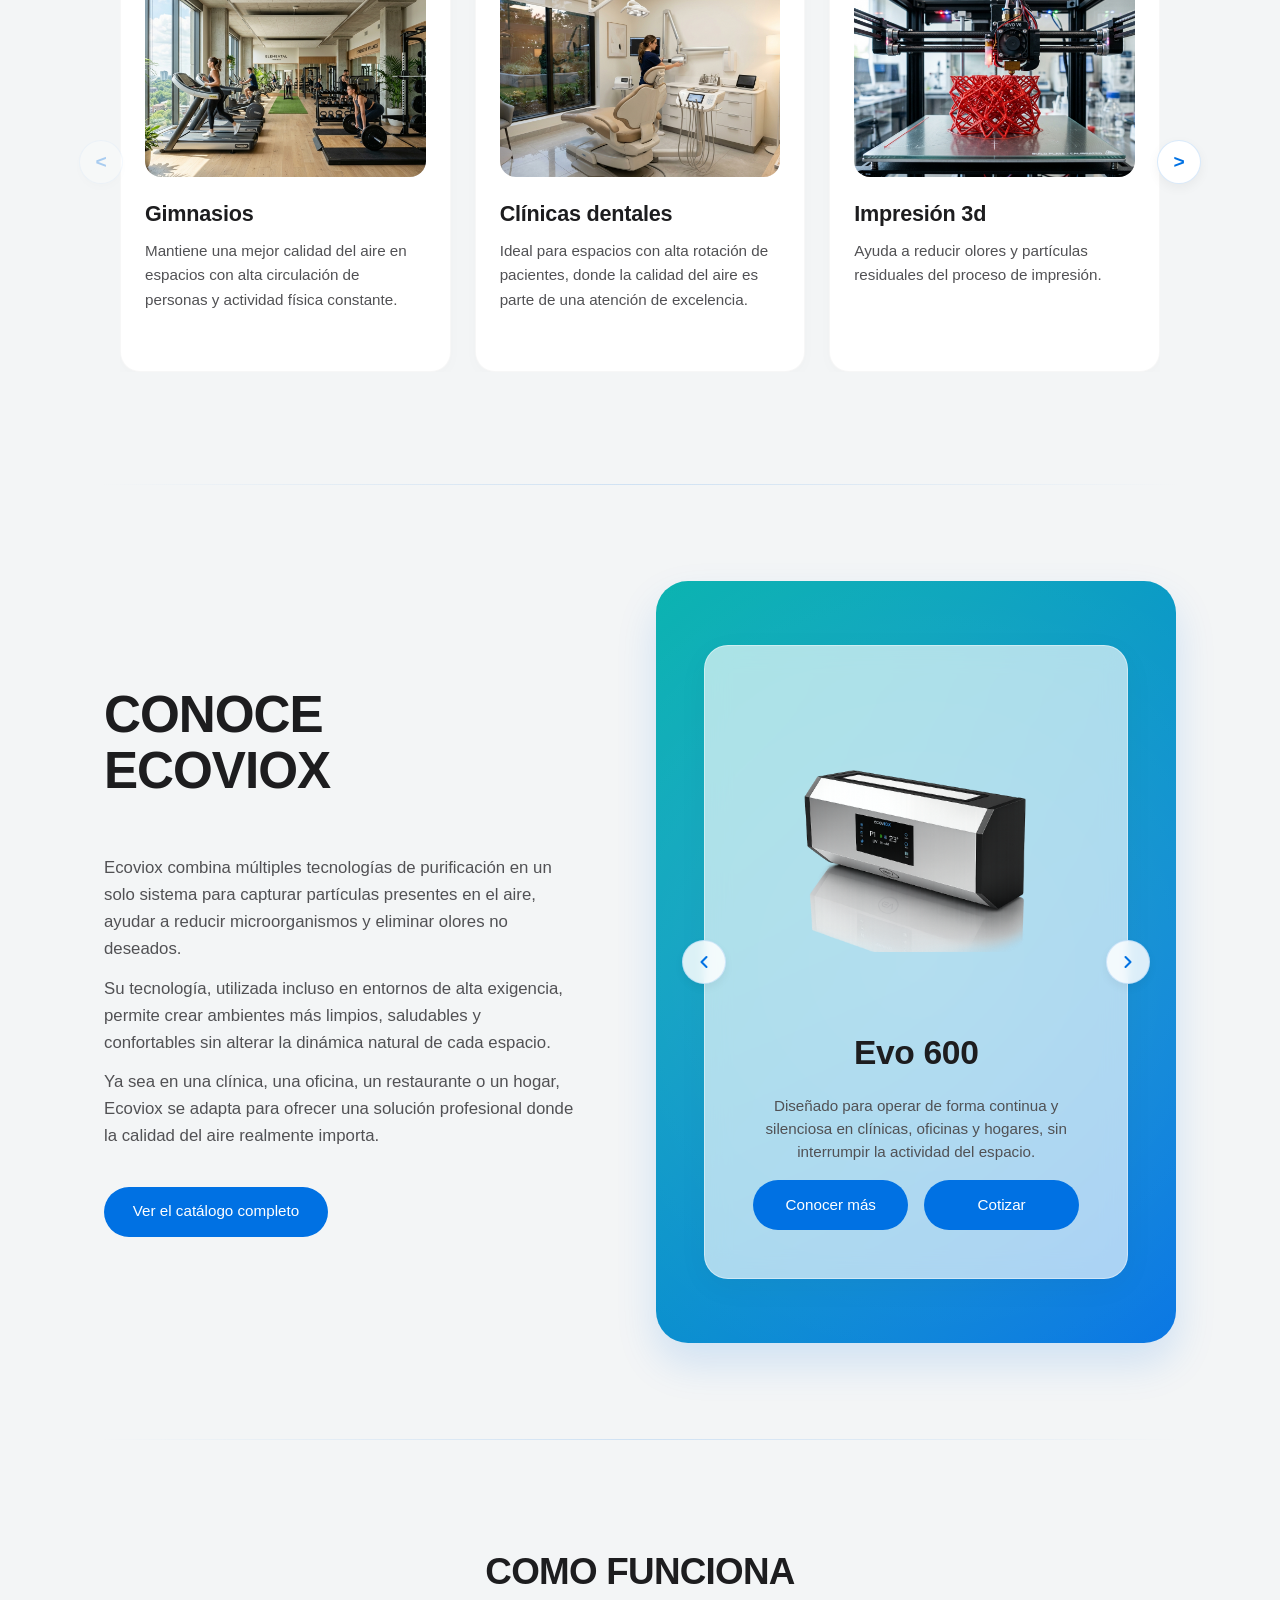
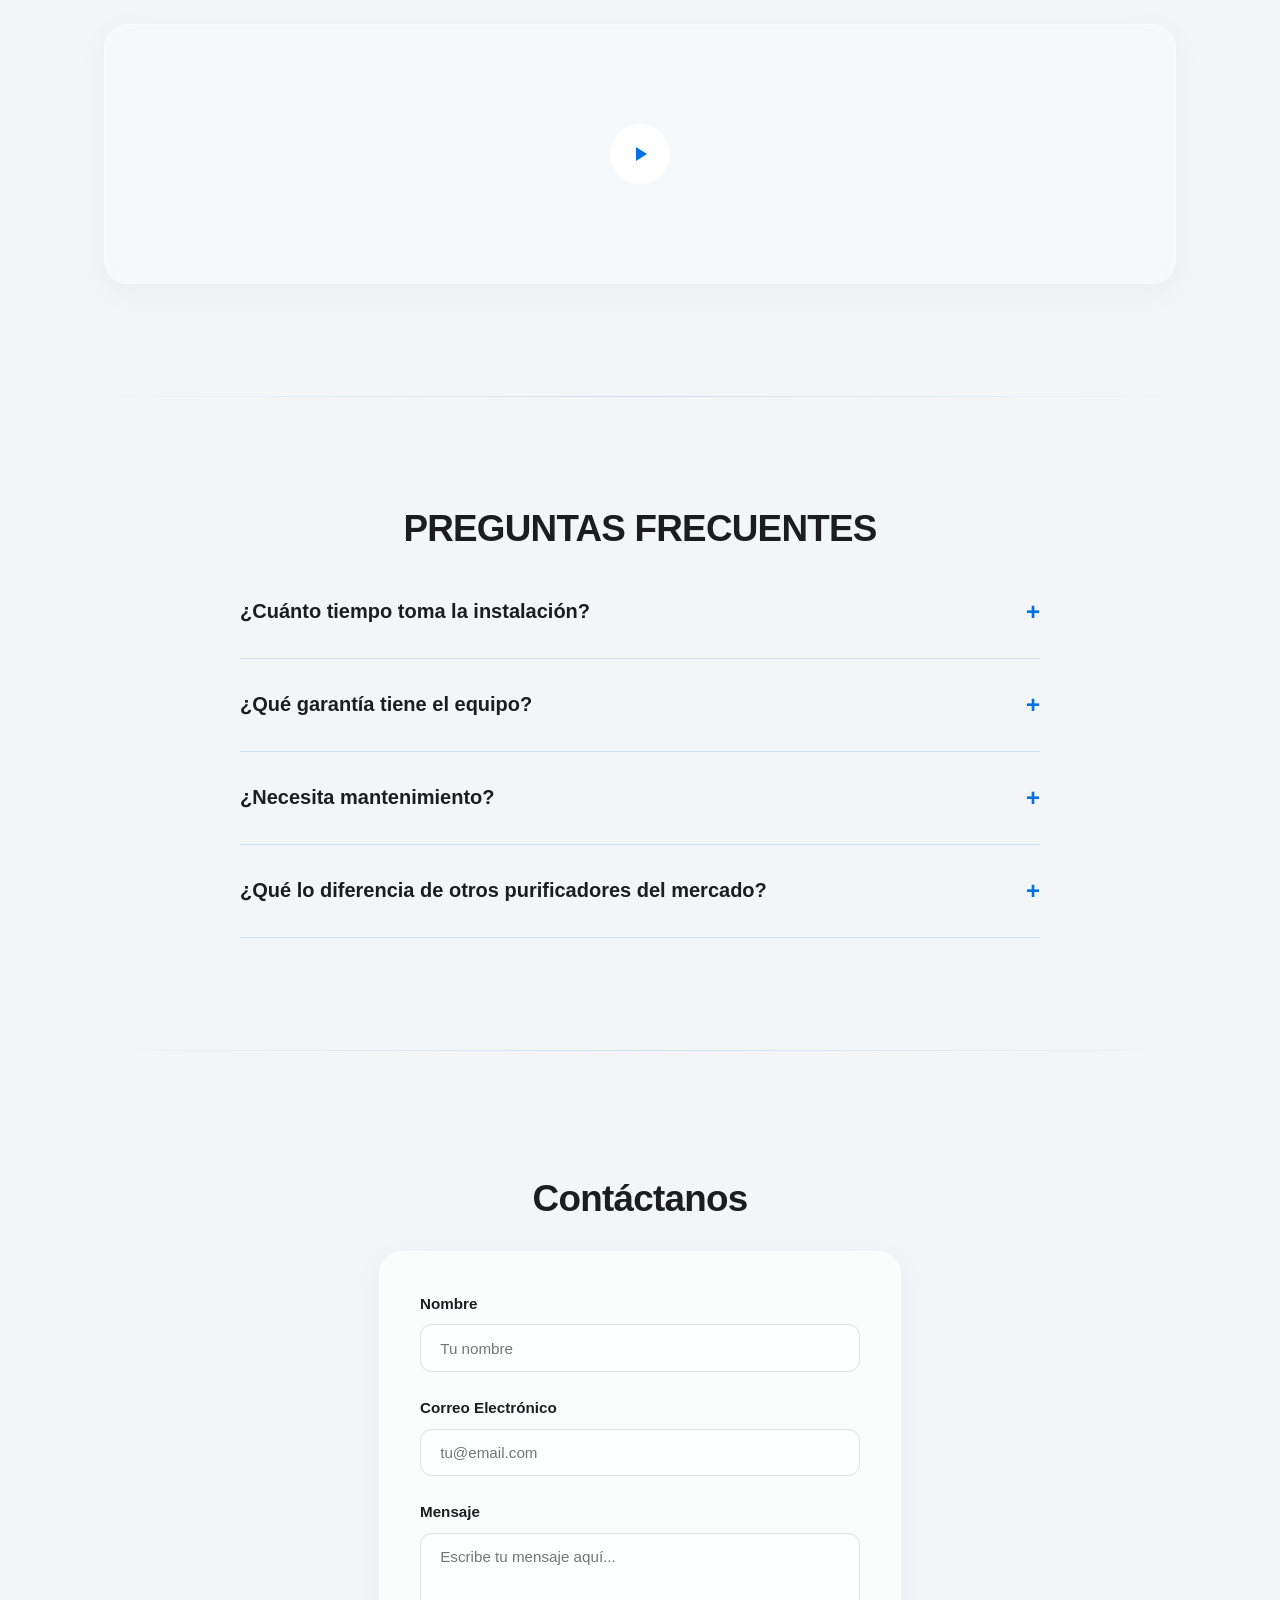
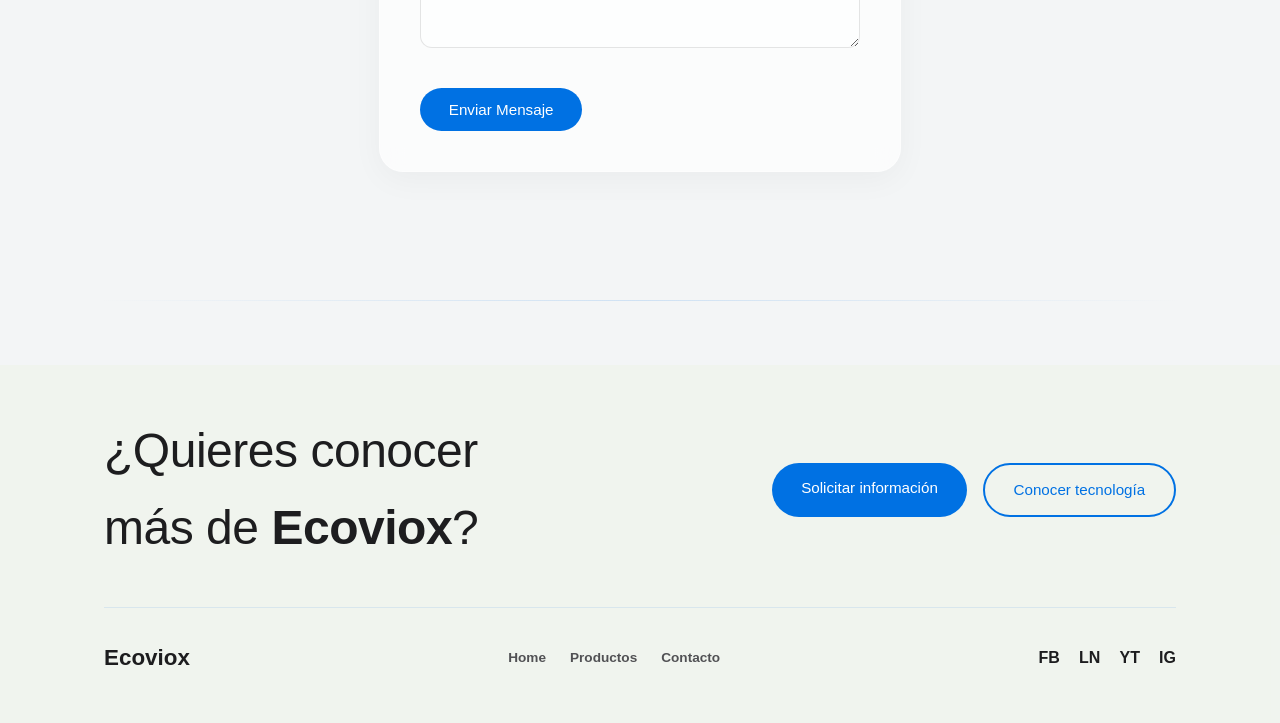
<file: backups/backup_20260711_165158/index.html>
<!DOCTYPE html>
<html lang="es">
<head>
  <meta charset="UTF-8">
  <meta name="viewport" content="width=device-width, initial-scale=1.0">
  <title>Ecoviox.Store - Bienestar en cada espacio</title>
  <meta name="description" content="Ecoviox combina tecnología de nivel médico para crear ambientes más limpios, saludables y agradables.">
  <link rel="preconnect" href="https://fonts.googleapis.com">
  <link rel="preconnect" href="https://fonts.gstatic.com" crossorigin>
  <link href="https://fonts.googleapis.com/css2?family=Inter:wght@300;400;500;600&family=Outfit:wght@400;700;900&display=swap" rel="stylesheet">
  <link rel="stylesheet" href="styles.css">
</head>
<body>
  <nav class="navbar">
    <div class="nav-links">
      <a href="#home">Home</a>
      <a href="#productos">Productos</a>
      <a href="#contacto">Contacto</a>
    </div>
    <button class="menu-toggle" aria-label="Abrir menú">
      <span></span>
      <span></span>
      <span></span>
    </button>
  </nav>

  <header class="hero" id="home">
    <div class="container hero-container reveal">
      <div class="hero-left">
        <h1 class="hero-title">Bienestar en<br>cada espacio.</h1>
        <p class="hero-text">Ecoviox combina tecnología de nivel médico para crear ambientes más limpios, saludables y agradables, ayudando a mejorar la experiencia de quienes viven, trabajan o visitan tu espacio.</p>
        <h3 class="hero-subtitle">Aire más limpio para espacios donde la salud no puede esperar.</h3>
        <div class="hero-actions">
          <a href="#contacto" class="btn btn-primary">Cotiza tu espacio</a>
          <a href="#como-funciona" class="btn btn-secondary">Ver cómo funciona</a>
        </div>
      </div>
      <div class="hero-right">
        <div class="hero-image-wrapper ornament-only">
          <img src="assets/images/evo_600.png" alt="Ecoviox Evo 600" class="hero-device">
        </div>
      </div>
    </div>
  </header>

  <hr class="section-divider">

  <section class="features" id="tecnologia">
    <div class="container reveal">
      <h2 class="section-title">El aire que respiras influye más<br>de lo que imaginas.</h2>
      
      <div class="features-grid">
        <div class="feature-item reveal">
          <div class="feature-image-wrapper">
            <img src="assets/images/bienestar.jpg" alt="Bienestar">
          </div>
          <div class="feature-text">
            <h3>BIENESTAR</h3>
            <p>Un ambiente más agradable para vivir y trabajar.</p>
          </div>
        </div>

        <div class="feature-item reveal">
          <div class="feature-image-wrapper">
            <img src="assets/images/confianza.jpg" alt="Confianza">
          </div>
          <div class="feature-text">
            <h3>CONFIANZA</h3>
            <p>Espacios que transmiten cuidado y profesionalismo.</p>
          </div>
        </div>

        <div class="feature-item reveal">
          <div class="feature-image-wrapper">
            <img src="assets/images/calidad_vida.jpg" alt="Calidad de vida">
          </div>
          <div class="feature-text">
            <h3>CALIDAD DE VIDA</h3>
            <p>La tranquilidad de respirar un aire más limpio.</p>
          </div>
        </div>
      </div>
    </div>
  </section>

  <hr class="section-divider">

  <section class="uses-section reveal">
    <div class="container">
      <h2 class="section-title center">ADAPTADOS A TODO TIPO DE AMBIENTE</h2>
      
      <div class="uses-carousel-wrapper">
        <button class="uses-nav-btn prev" aria-label="Anterior">&lt;</button>
        
        <div class="uses-carousel-container">
          <div class="uses-track">
            <div class="use-card">
              <div class="use-image-wrapper">
                <img src="assets/images/use_gym.jpg" alt="Gimnasios">
              </div>
              <h3>Gimnasios</h3>
              <p>Mantiene una mejor calidad del aire en espacios con alta circulación de personas y actividad física constante.</p>
            </div>

            <div class="use-card">
              <div class="use-image-wrapper">
                <img src="assets/images/use_dental.jpg" alt="Clínicas dentales">
              </div>
              <h3>Clínicas dentales</h3>
              <p>Ideal para espacios con alta rotación de pacientes, donde la calidad del aire es parte de una atención de excelencia.</p>
            </div>

            <div class="use-card">
              <div class="use-image-wrapper">
                <img src="assets/images/use_3dprint.jpg" alt="Impresión 3d">
              </div>
              <h3>Impresión 3d</h3>
              <p>Ayuda a reducir olores y partículas residuales del proceso de impresión.</p>
            </div>

            <div class="use-card">
              <div class="use-image-wrapper">
                <img src="assets/images/confianza.jpg" alt="Clínicas médicas">
              </div>
              <h3>Clínicas y centros médicos</h3>
              <p>Contribuye a mantener un ambiente limpio y confortable para pacientes y profesionales de la salud.</p>
            </div>

            <div class="use-card">
              <div class="use-image-wrapper">
                <img src="assets/images/bienestar.jpg" alt="Oficinas">
              </div>
              <h3>Oficinas y empresas</h3>
              <p>Favorece un entorno de trabajo más agradable para colaboradores y visitantes durante toda la jornada.</p>
            </div>

            <div class="use-card">
              <div class="use-image-wrapper">
                <img src="assets/images/calidad_vida.jpg" alt="Restaurantes">
              </div>
              <h3>Restaurantes y cafeterías</h3>
              <p>Ayuda a reducir olores y mejorar la experiencia de los clientes en cada visita.</p>
            </div>

            <div class="use-card">
              <div class="use-image-wrapper">
                <img src="assets/images/beneficios4.jpg" alt="Hoteles">
              </div>
              <h3>Hoteles y alojamientos</h3>
              <p>Aporta un ambiente más confortable que mejora la percepción y el bienestar de los huéspedes.</p>
            </div>

            <div class="use-card">
              <div class="use-image-wrapper">
                <img src="assets/images/confianza.jpg" alt="Colegios">
              </div>
              <h3>Colegios y centros educativos</h3>
              <p>Contribuye a crear espacios más agradables para estudiantes, docentes y personal educativo.</p>
            </div>

            <div class="use-card">
              <div class="use-image-wrapper">
                <img src="assets/images/bienestar.jpg" alt="Salones de belleza">
              </div>
              <h3>Salones de belleza y barberías</h3>
              <p>Ayuda a mantener un ambiente fresco y agradable donde los clientes permanecen durante largos períodos.</p>
            </div>

            <div class="use-card">
              <div class="use-image-wrapper">
                <img src="assets/images/calidad_vida.jpg" alt="Tiendas">
              </div>
              <h3>Tiendas y locales comerciales</h3>
              <p>Refuerza la experiencia de compra con un ambiente limpio, confortable y acogedor.</p>
            </div>

            <div class="use-card">
              <div class="use-image-wrapper">
                <img src="assets/images/beneficios4.jpg" alt="Hogares">
              </div>
              <h3>Hogares</h3>
              <p>Ideal para familias que buscan un ambiente más limpio y confortable para su día a día.</p>
            </div>
          </div>
        </div>
        
        <button class="uses-nav-btn next" aria-label="Siguiente">&gt;</button>
      </div>
    </div>
  </section>

  <hr class="section-divider">

  <section class="about-and-carousel reveal" id="productos">
    <div class="container about-carousel-container">
      <div class="about-content">
        <h2 class="section-title xl">CONOCE<br>ECOVIOX</h2>
        <div class="about-text">
          <p>Ecoviox combina múltiples tecnologías de purificación en un solo sistema para capturar partículas presentes en el aire, ayudar a reducir microorganismos y eliminar olores no deseados.</p>
          <p>Su tecnología, utilizada incluso en entornos de alta exigencia, permite crear ambientes más limpios, saludables y confortables sin alterar la dinámica natural de cada espacio.</p>
          <p>Ya sea en una clínica, una oficina, un restaurante o un hogar, Ecoviox se adapta para ofrecer una solución profesional donde la calidad del aire realmente importa.</p>
        </div>
        
        <div class="about-links">
          <a href="#" class="btn btn-primary">Ver el catálogo completo</a>
        </div>
      </div>

      <div class="product-carousel-wrapper wave-ambient">
        <div class="product-carousel-container">
          <button class="nav-btn prev" aria-label="Previous">
            <svg width="20" height="20" viewBox="0 0 24 24" fill="none" stroke="currentColor" stroke-width="2.5" stroke-linecap="round" stroke-linejoin="round"><polyline points="15 18 9 12 15 6"></polyline></svg>
          </button>
          
          <div class="product-card glass">
            <div class="card-image-wrapper">
              <img src="assets/images/evo_600.png" alt="Evo 600">
            </div>
            <div class="card-content">
              <h3>Evo 600</h3>
              <p>Diseñado para operar de forma continua y silenciosa en clínicas, oficinas y hogares, sin interrumpir la actividad del espacio.</p>
              <div class="card-actions">
                <a href="#" class="btn btn-primary">Conocer más</a>
                <a href="#" class="btn btn-primary">Cotizar</a>
              </div>
            </div>
          </div>
          
          <button class="nav-btn next" aria-label="Next">
            <svg width="20" height="20" viewBox="0 0 24 24" fill="none" stroke="currentColor" stroke-width="2.5" stroke-linecap="round" stroke-linejoin="round"><polyline points="9 18 15 12 9 6"></polyline></svg>
          </button>
        </div>
      </div>
    </div>
  </section>

  <hr class="section-divider">

  <section class="how-it-works reveal" id="como-funciona">
    <div class="container">
      <h2 class="section-title center">COMO FUNCIONA</h2>
      <div class="video-placeholder glass">
        <div class="play-btn">
          <svg width="24" height="24" viewBox="0 0 24 24" fill="currentColor"><path d="M8 5v14l11-7z"/></svg>
        </div>
      </div>
    </div>
  </section>

  <hr class="section-divider">

  <section class="faq-section reveal">
    <div class="container">
      <h2 class="section-title center">PREGUNTAS FRECUENTES</h2>
      <div class="faq-grid">
        <div class="faq-item">
          <button class="faq-question">¿Cuánto tiempo toma la instalación? <span class="faq-icon">+</span></button>
          <div class="faq-answer">
            <p>La instalación estándar toma aproximadamente entre 30 y 45 minutos. El equipo se monta en la pared o techo y se conecta a la corriente de forma segura.</p>
          </div>
        </div>
        <div class="faq-item">
          <button class="faq-question">¿Qué garantía tiene el equipo? <span class="faq-icon">+</span></button>
          <div class="faq-answer">
            <p>Todos los equipos Ecoviox cuentan con una garantía oficial de 2 años contra cualquier defecto de fabricación, asegurando su correcto funcionamiento a largo plazo.</p>
          </div>
        </div>
        <div class="faq-item">
          <button class="faq-question">¿Necesita mantenimiento? <span class="faq-icon">+</span></button>
          <div class="faq-answer">
            <p>El mantenimiento principal consiste en el cambio de filtros y la lámpara UV, lo cual se recomienda realizar cada 6 a 12 meses, dependiendo del nivel de uso y del flujo del espacio.</p>
          </div>
        </div>
        <div class="faq-item">
          <button class="faq-question">¿Qué lo diferencia de otros purificadores del mercado? <span class="faq-icon">+</span></button>
          <div class="faq-answer">
            <p>A diferencia de purificadores comunes, Ecoviox combina de forma activa filtración HEPA H13, carbón activo y tecnología de desinfección UV-C de nivel médico para desinfectar tanto el aire como las superficies circundantes.</p>
          </div>
        </div>
      </div>
    </div>
  </section>

  <hr class="section-divider">

  <section class="contact-section reveal" id="contacto">
    <div class="container contact-container">
      <h2 class="section-title center">Contáctanos</h2>
      <form class="contact-form glass">
        <div class="form-group">
          <label for="name">Nombre</label>
          <input type="text" id="name" name="name" required placeholder="Tu nombre">
        </div>
        <div class="form-group">
          <label for="email">Correo Electrónico</label>
          <input type="email" id="email" name="email" required placeholder="tu@email.com">
        </div>
        <div class="form-group">
          <label for="message">Mensaje</label>
          <textarea id="message" name="message" required placeholder="Escribe tu mensaje aquí..." rows="5"></textarea>
        </div>
        <button type="submit" class="btn btn-primary">Enviar Mensaje</button>
      </form>
    </div>
  </section>

  <hr class="section-divider">

  <footer class="footer reveal">
    <div class="container">
      <div class="footer-cta">
        <h2 class="footer-title">¿Quieres conocer<br>más de <span class="brand-font">Ecoviox</span>?</h2>
        <div class="footer-actions">
          <a href="#contacto" class="btn btn-primary">Solicitar información</a>
          <a href="#como-funciona" class="btn btn-secondary">Conocer tecnología</a>
        </div>
      </div>
      <hr class="footer-divider">
      <div class="footer-bottom">
        <div class="footer-logo">Ecoviox</div>
        <div class="footer-links">
          <a href="#home">Home</a>
          <a href="#productos">Productos</a>
          <a href="#contacto">Contacto</a>
        </div>
        <div class="social-icons">
          <a href="#" aria-label="Facebook">FB</a>
          <a href="#" aria-label="LinkedIn">LN</a>
          <a href="#" aria-label="YouTube">YT</a>
          <a href="#" aria-label="Instagram">IG</a>
        </div>
      </div>
    </div>
  </footer>

  <script src="script.js"></script>
</body>
</html>
</file>
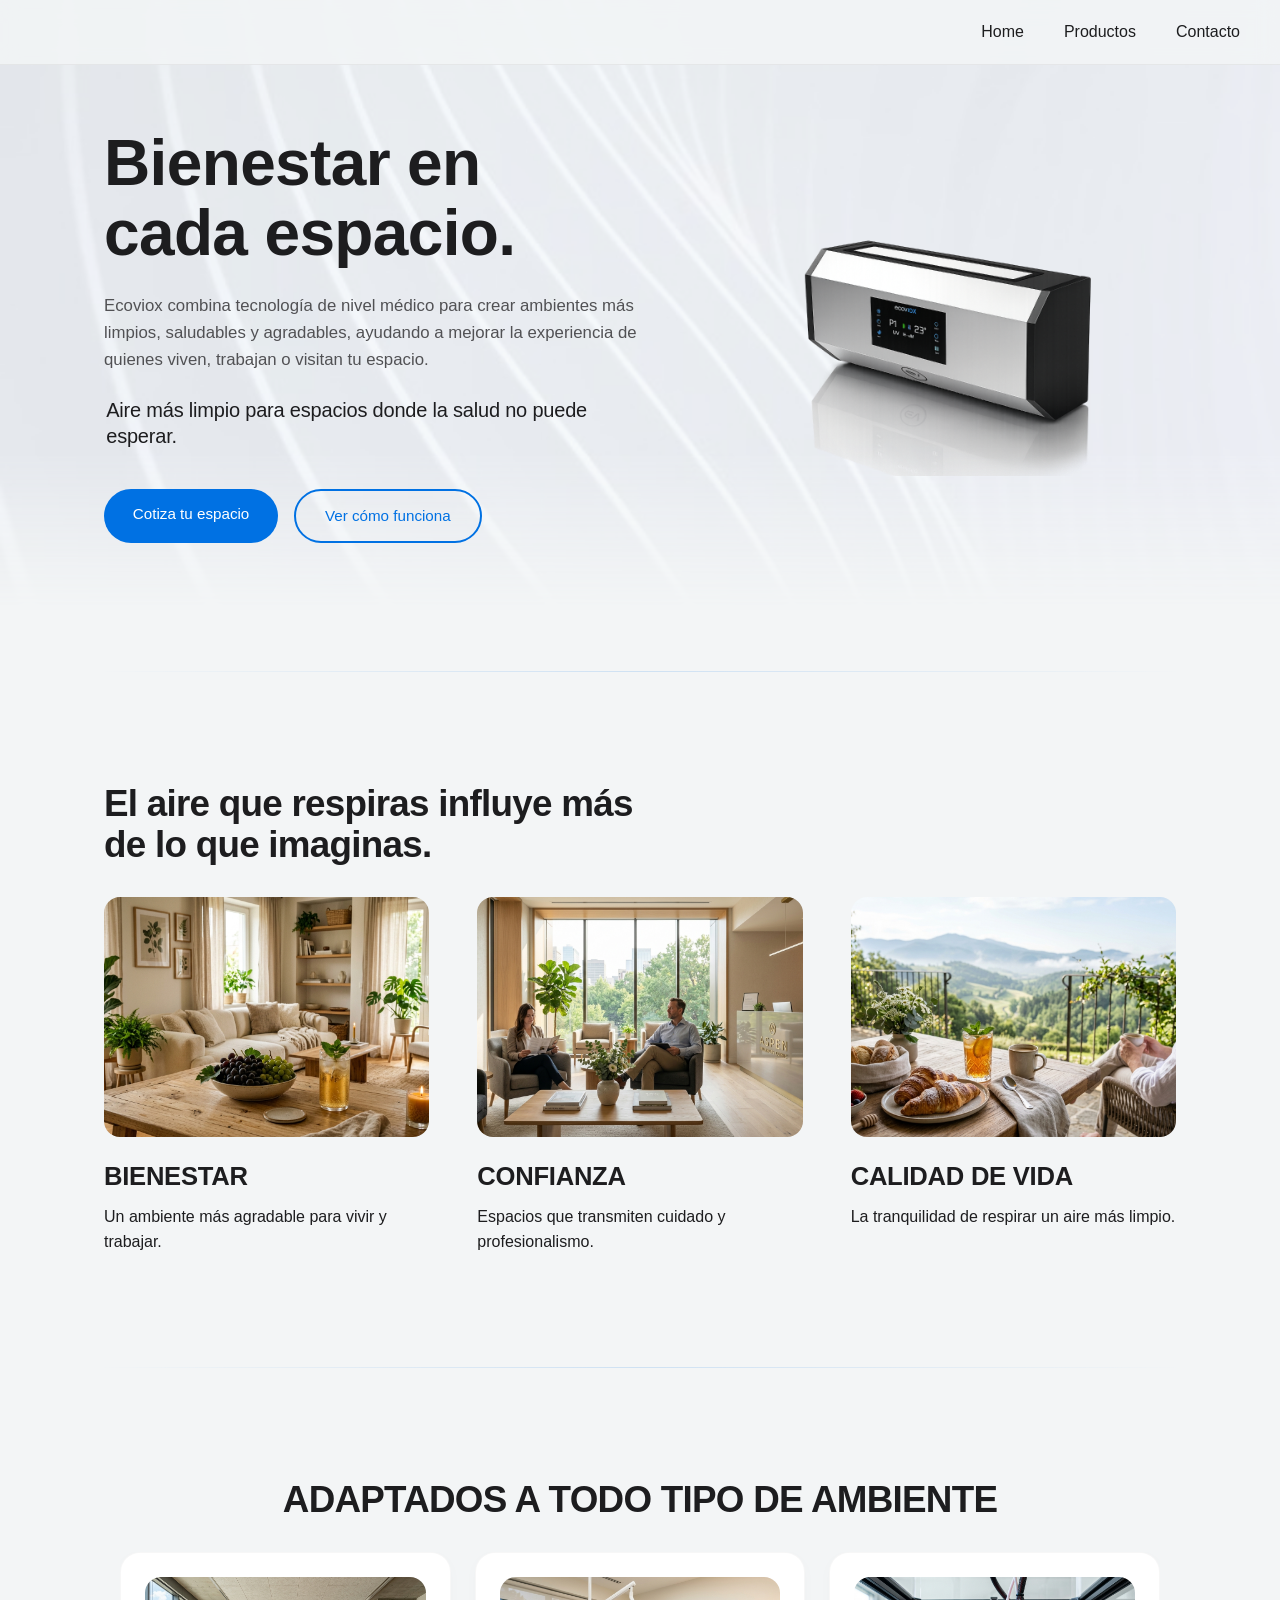
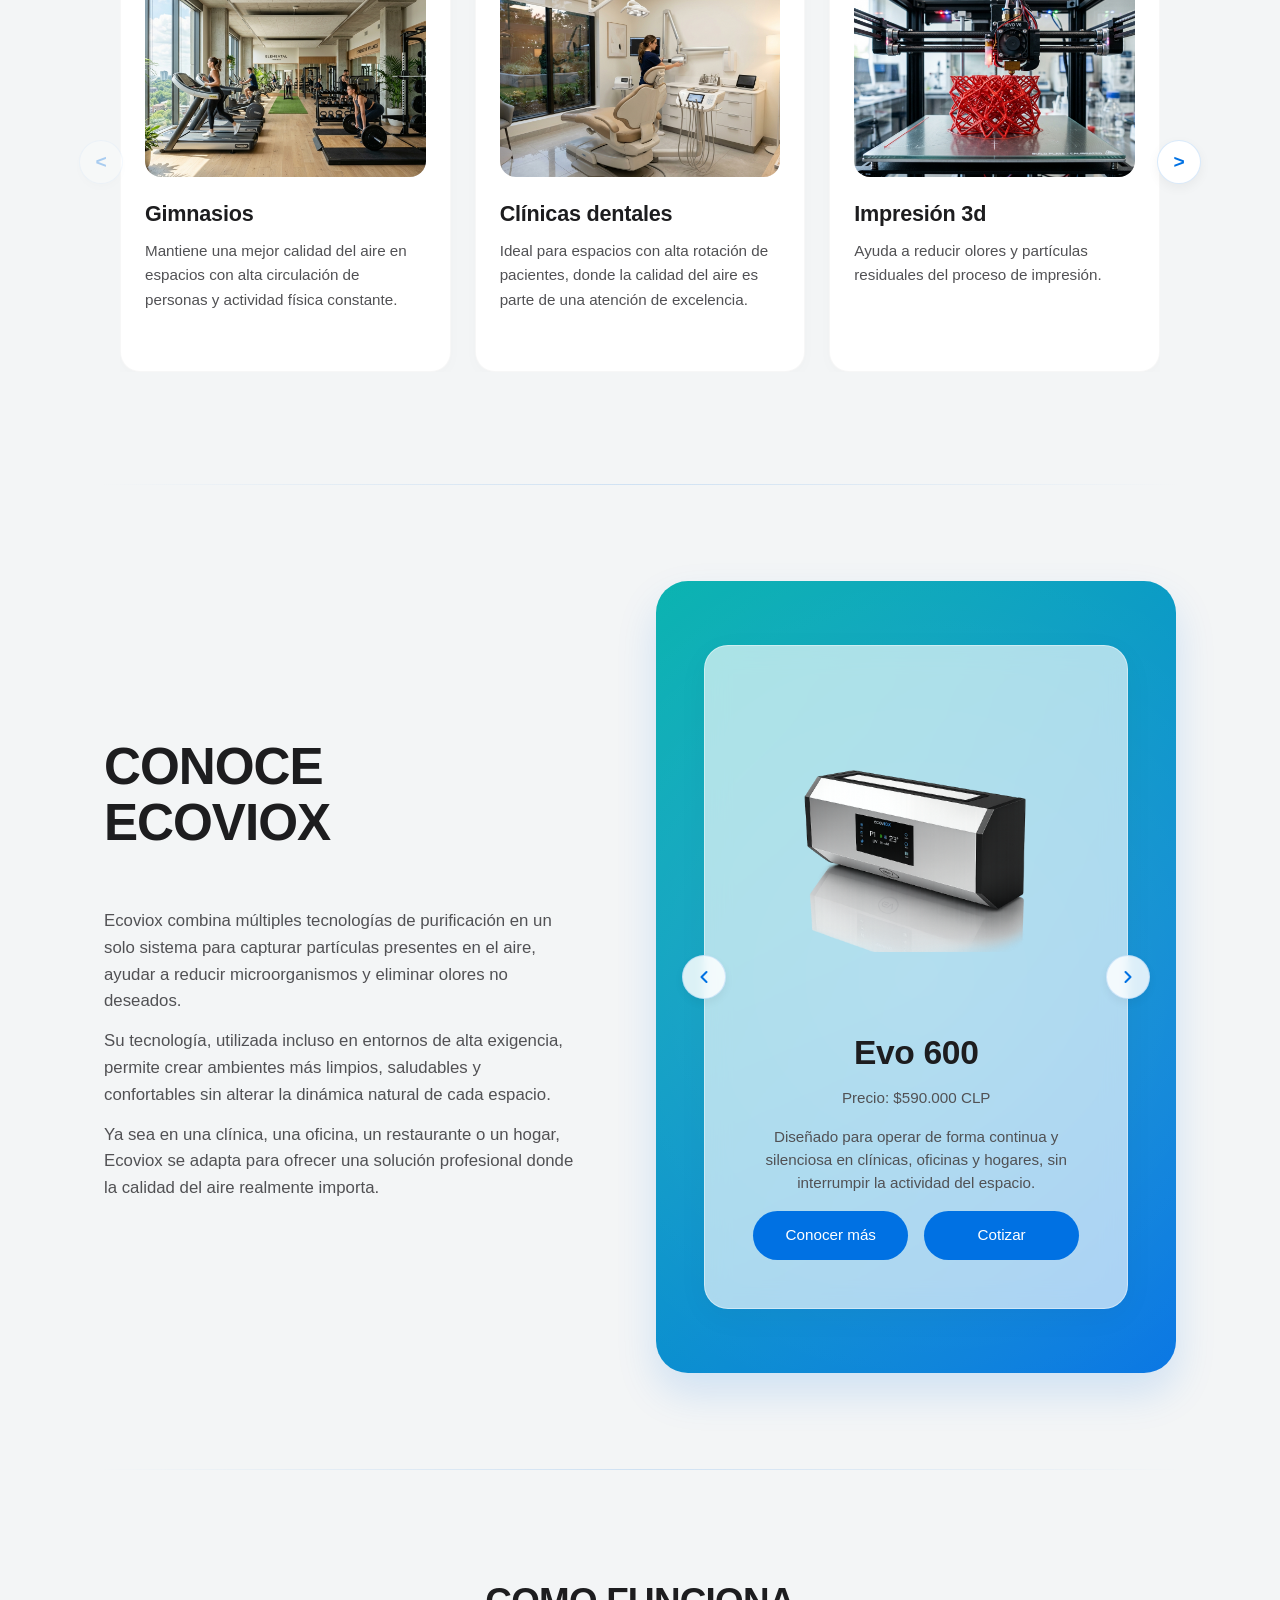
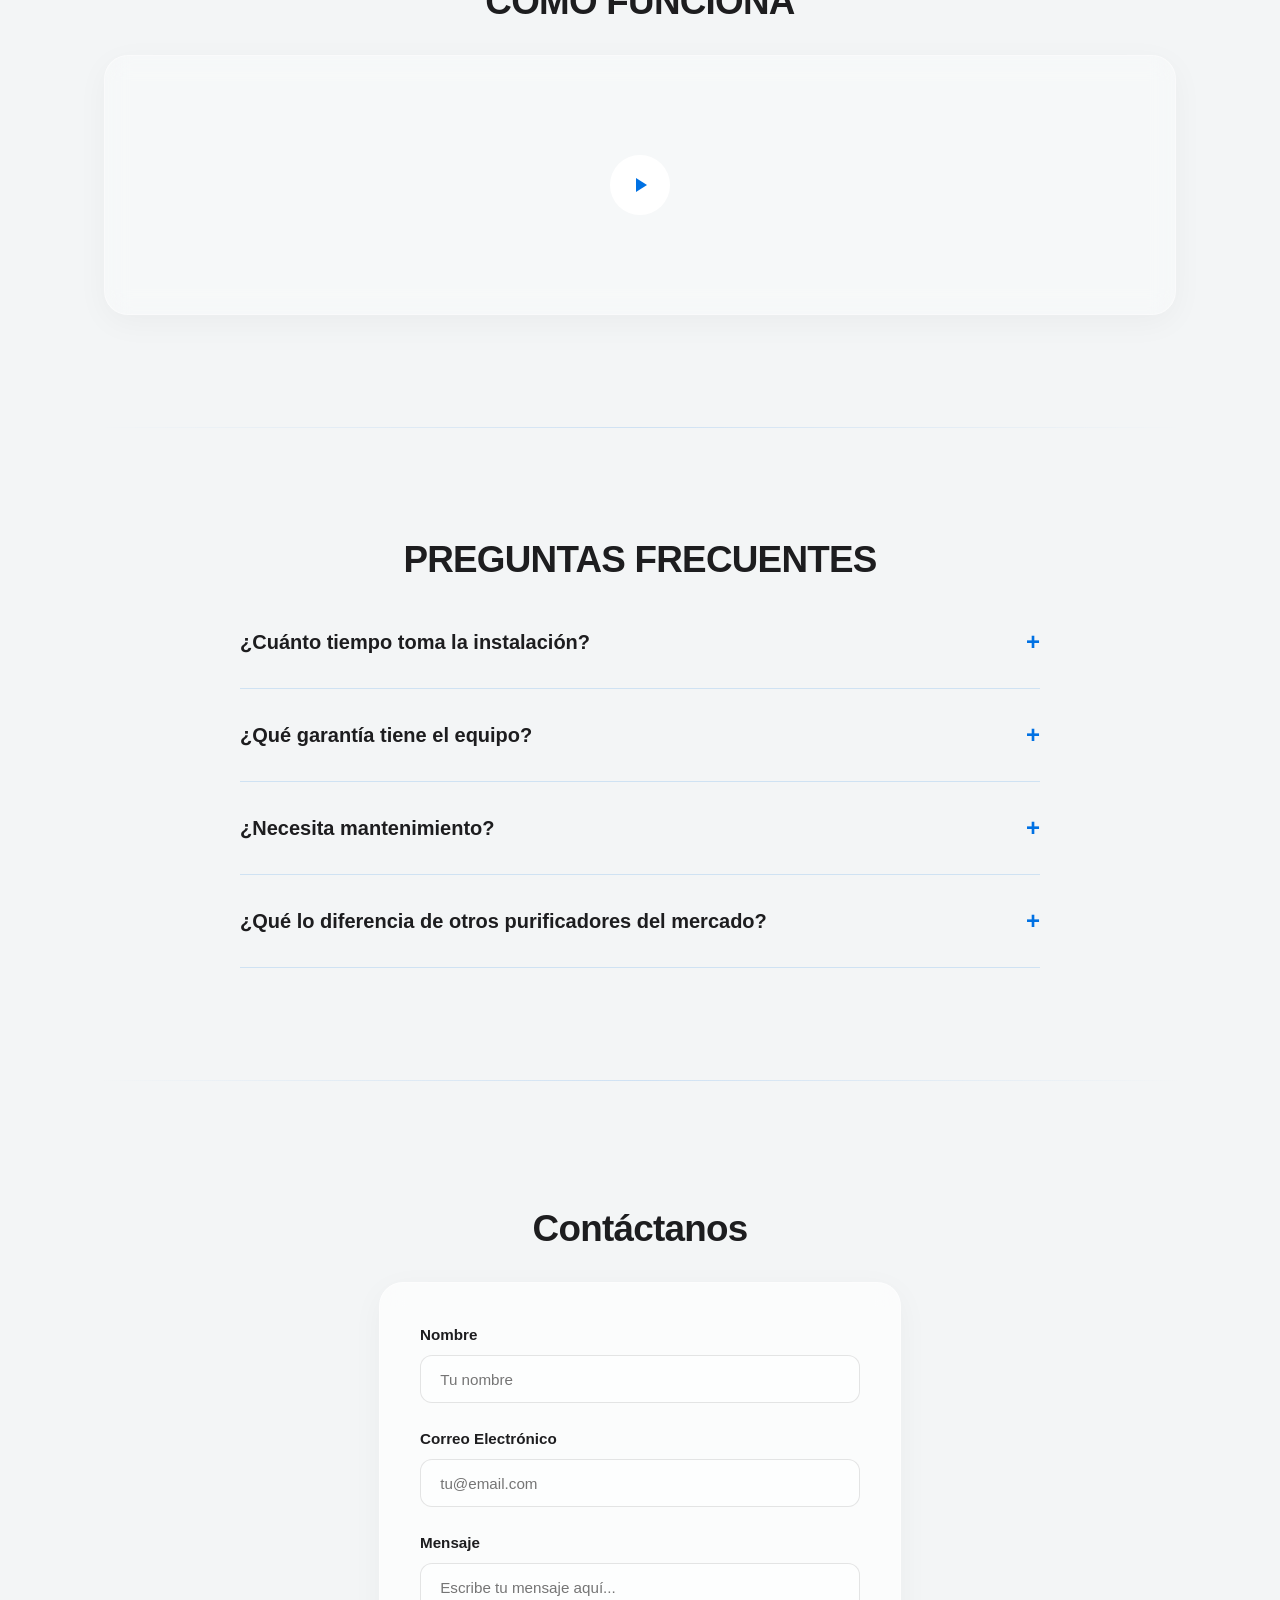
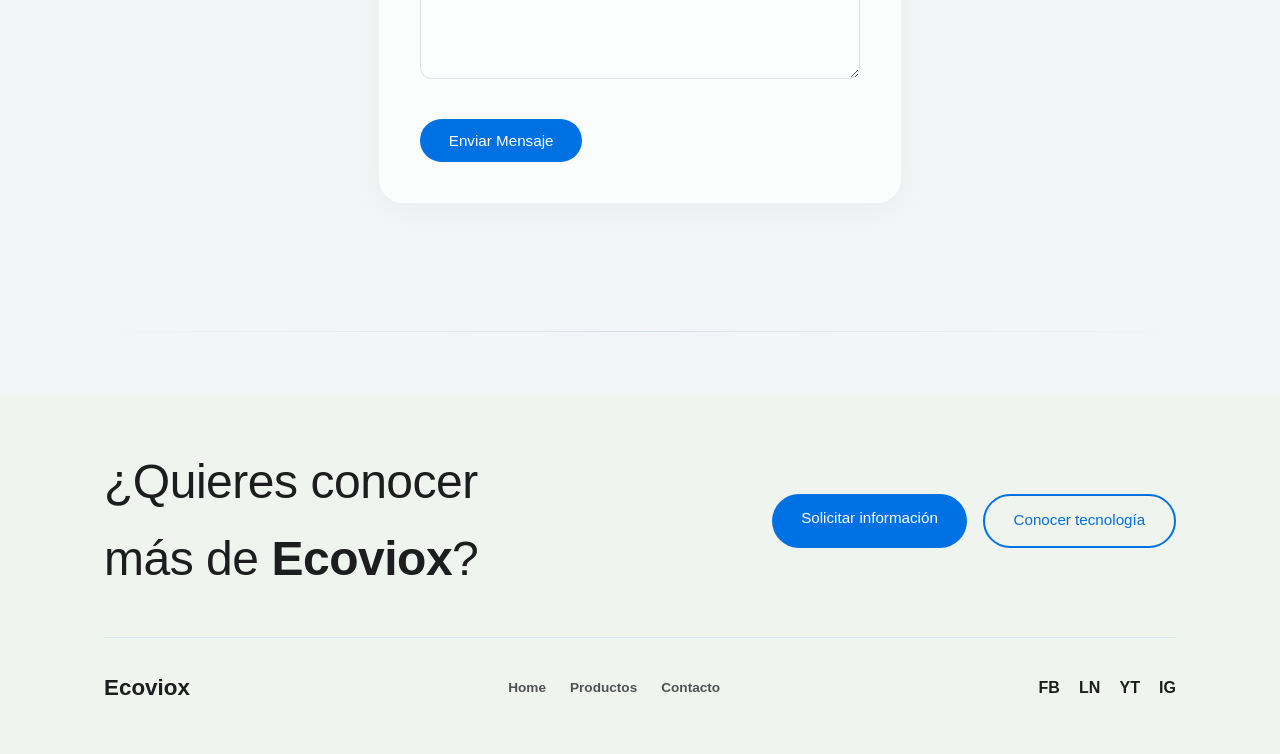
<file: backups/backup_20260711_233337/index.html>
<!DOCTYPE html>
<html lang="es">
<head>
  <meta charset="UTF-8">
  <meta name="viewport" content="width=device-width, initial-scale=1.0">
  <title>Ecoviox.Store - Bienestar en cada espacio</title>
  <meta name="description" content="Ecoviox combina tecnología de nivel médico para crear ambientes más limpios, saludables y agradables.">
  <link rel="preconnect" href="https://fonts.googleapis.com">
  <link rel="preconnect" href="https://fonts.gstatic.com" crossorigin>
  <link href="https://fonts.googleapis.com/css2?family=Inter:wght@300;400;500;600&family=Outfit:wght@400;700;900&display=swap" rel="stylesheet">
  <link rel="stylesheet" href="styles.css">
</head>
<body>
  <nav class="navbar">
    <div class="nav-links">
      <a href="#home">Home</a>
      <a href="#productos">Productos</a>
      <a href="#contacto">Contacto</a>
    </div>
    <button class="menu-toggle" aria-label="Abrir menú">
      <span></span>
      <span></span>
      <span></span>
    </button>
  </nav>

  <header class="hero" id="home">
    <div class="container hero-container reveal">
      <div class="hero-left">
        <h1 class="hero-title">Bienestar en<br>cada espacio.</h1>
        <p class="hero-text">Ecoviox combina tecnología de nivel médico para crear ambientes más limpios, saludables y agradables, ayudando a mejorar la experiencia de quienes viven, trabajan o visitan tu espacio.</p>
        <h3 class="hero-subtitle">Aire más limpio para espacios donde la salud no puede esperar.</h3>
        <div class="hero-actions">
          <a href="#contacto" class="btn btn-primary">Cotiza tu espacio</a>
          <a href="#como-funciona" class="btn btn-secondary">Ver cómo funciona</a>
        </div>
      </div>
      <div class="hero-right">
        <div class="hero-image-wrapper ornament-only">
          <img src="assets/images/evo_600.png" alt="Ecoviox Evo 600" class="hero-device">
        </div>
      </div>
    </div>
  </header>

  <hr class="section-divider">

  <section class="features" id="tecnologia">
    <div class="container reveal">
      <h2 class="section-title">El aire que respiras influye más<br>de lo que imaginas.</h2>
      
      <div class="features-grid">
        <div class="feature-item reveal">
          <div class="feature-image-wrapper">
            <img src="assets/images/bienestar.jpg" alt="Bienestar">
          </div>
          <div class="feature-text">
            <h3>BIENESTAR</h3>
            <p>Un ambiente más agradable para vivir y trabajar.</p>
          </div>
        </div>

        <div class="feature-item reveal">
          <div class="feature-image-wrapper">
            <img src="assets/images/confianza.jpg" alt="Confianza">
          </div>
          <div class="feature-text">
            <h3>CONFIANZA</h3>
            <p>Espacios que transmiten cuidado y profesionalismo.</p>
          </div>
        </div>

        <div class="feature-item reveal">
          <div class="feature-image-wrapper">
            <img src="assets/images/calidad_vida.jpg" alt="Calidad de vida">
          </div>
          <div class="feature-text">
            <h3>CALIDAD DE VIDA</h3>
            <p>La tranquilidad de respirar un aire más limpio.</p>
          </div>
        </div>
      </div>
    </div>
  </section>

  <hr class="section-divider">

  <section class="uses-section reveal">
    <div class="container">
      <h2 class="section-title center">ADAPTADOS A TODO TIPO DE AMBIENTE</h2>
      
      <div class="uses-carousel-wrapper">
        <button class="uses-nav-btn prev" aria-label="Anterior">&lt;</button>
        
        <div class="uses-carousel-container">
          <div class="uses-track">
            <div class="use-card">
              <div class="use-image-wrapper">
                <img src="assets/images/use_gym.jpg" alt="Gimnasios">
              </div>
              <h3>Gimnasios</h3>
              <p>Mantiene una mejor calidad del aire en espacios con alta circulación de personas y actividad física constante.</p>
            </div>

            <div class="use-card">
              <div class="use-image-wrapper">
                <img src="assets/images/use_dental.jpg" alt="Clínicas dentales">
              </div>
              <h3>Clínicas dentales</h3>
              <p>Ideal para espacios con alta rotación de pacientes, donde la calidad del aire es parte de una atención de excelencia.</p>
            </div>

            <div class="use-card">
              <div class="use-image-wrapper">
                <img src="assets/images/use_3dprint.jpg" alt="Impresión 3d">
              </div>
              <h3>Impresión 3d</h3>
              <p>Ayuda a reducir olores y partículas residuales del proceso de impresión.</p>
            </div>

            <div class="use-card">
              <div class="use-image-wrapper">
                <img src="assets/images/confianza.jpg" alt="Clínicas médicas">
              </div>
              <h3>Clínicas y centros médicos</h3>
              <p>Contribuye a mantener un ambiente limpio y confortable para pacientes y profesionales de la salud.</p>
            </div>

            <div class="use-card">
              <div class="use-image-wrapper">
                <img src="assets/images/bienestar.jpg" alt="Oficinas">
              </div>
              <h3>Oficinas y empresas</h3>
              <p>Favorece un entorno de trabajo más agradable para colaboradores y visitantes durante toda la jornada.</p>
            </div>

            <div class="use-card">
              <div class="use-image-wrapper">
                <img src="assets/images/calidad_vida.jpg" alt="Restaurantes">
              </div>
              <h3>Restaurantes y cafeterías</h3>
              <p>Ayuda a reducir olores y mejorar la experiencia de los clientes en cada visita.</p>
            </div>

            <div class="use-card">
              <div class="use-image-wrapper">
                <img src="assets/images/beneficios4.jpg" alt="Hoteles">
              </div>
              <h3>Hoteles y alojamientos</h3>
              <p>Aporta un ambiente más confortable que mejora la percepción y el bienestar de los huéspedes.</p>
            </div>

            <div class="use-card">
              <div class="use-image-wrapper">
                <img src="assets/images/confianza.jpg" alt="Colegios">
              </div>
              <h3>Colegios y centros educativos</h3>
              <p>Contribuye a crear espacios más agradables para estudiantes, docentes y personal educativo.</p>
            </div>

            <div class="use-card">
              <div class="use-image-wrapper">
                <img src="assets/images/bienestar.jpg" alt="Salones de belleza">
              </div>
              <h3>Salones de belleza y barberías</h3>
              <p>Ayuda a mantener un ambiente fresco y agradable donde los clientes permanecen durante largos períodos.</p>
            </div>

            <div class="use-card">
              <div class="use-image-wrapper">
                <img src="assets/images/calidad_vida.jpg" alt="Tiendas">
              </div>
              <h3>Tiendas y locales comerciales</h3>
              <p>Refuerza la experiencia de compra con un ambiente limpio, confortable y acogedor.</p>
            </div>

            <div class="use-card">
              <div class="use-image-wrapper">
                <img src="assets/images/beneficios4.jpg" alt="Hogares">
              </div>
              <h3>Hogares</h3>
              <p>Ideal para familias que buscan un ambiente más limpio y confortable para su día a día.</p>
            </div>
          </div>
        </div>
        
        <button class="uses-nav-btn next" aria-label="Siguiente">&gt;</button>
      </div>
    </div>
  </section>

  <hr class="section-divider">

  <section class="about-and-carousel reveal" id="productos">
    <div class="container about-carousel-container">
      <div class="about-content">
        <h2 class="section-title xl">CONOCE<br>ECOVIOX</h2>
        <div class="about-text">
          <p>Ecoviox combina múltiples tecnologías de purificación en un solo sistema para capturar partículas presentes en el aire, ayudar a reducir microorganismos y eliminar olores no deseados.</p>
          <p>Su tecnología, utilizada incluso en entornos de alta exigencia, permite crear ambientes más limpios, saludables y confortables sin alterar la dinámica natural de cada espacio.</p>
          <p>Ya sea en una clínica, una oficina, un restaurante o un hogar, Ecoviox se adapta para ofrecer una solución profesional donde la calidad del aire realmente importa.</p>
        </div>
      </div>

      <div class="product-carousel-wrapper wave-ambient">
        <div class="product-carousel-container">
          <button class="nav-btn prev" aria-label="Previous">
            <svg width="20" height="20" viewBox="0 0 24 24" fill="none" stroke="currentColor" stroke-width="2.5" stroke-linecap="round" stroke-linejoin="round"><polyline points="15 18 9 12 15 6"></polyline></svg>
          </button>
          
          <div class="product-card glass">
            <div class="card-image-wrapper">
              <img src="assets/images/evo_600.png" alt="Evo 600">
            </div>
            <div class="card-content">
              <h3>Evo 600</h3>
              <p class="card-price">Precio: $590.000 CLP</p>
              <p>Diseñado para operar de forma continua y silenciosa en clínicas, oficinas y hogares, sin interrumpir la actividad del espacio.</p>
              <div class="card-actions">
                <a href="#" class="btn btn-primary">Conocer más</a>
                <a href="#" class="btn btn-primary">Cotizar</a>
              </div>
            </div>
          </div>
          
          <button class="nav-btn next" aria-label="Next">
            <svg width="20" height="20" viewBox="0 0 24 24" fill="none" stroke="currentColor" stroke-width="2.5" stroke-linecap="round" stroke-linejoin="round"><polyline points="9 18 15 12 9 6"></polyline></svg>
          </button>
        </div>
      </div>
    </div>
  </section>

  <hr class="section-divider">

  <section class="how-it-works reveal" id="como-funciona">
    <div class="container">
      <h2 class="section-title center">COMO FUNCIONA</h2>
      <div class="video-placeholder glass">
        <div class="play-btn">
          <svg width="24" height="24" viewBox="0 0 24 24" fill="currentColor"><path d="M8 5v14l11-7z"/></svg>
        </div>
      </div>
    </div>
  </section>

  <hr class="section-divider">

  <section class="faq-section reveal">
    <div class="container">
      <h2 class="section-title center">PREGUNTAS FRECUENTES</h2>
      <div class="faq-grid">
        <div class="faq-item">
          <button class="faq-question">¿Cuánto tiempo toma la instalación? <span class="faq-icon">+</span></button>
          <div class="faq-answer">
            <p>La instalación estándar toma aproximadamente entre 30 y 45 minutos. El equipo se monta en la pared o techo y se conecta a la corriente de forma segura.</p>
          </div>
        </div>
        <div class="faq-item">
          <button class="faq-question">¿Qué garantía tiene el equipo? <span class="faq-icon">+</span></button>
          <div class="faq-answer">
            <p>Todos los equipos Ecoviox cuentan con una garantía oficial de 2 años contra cualquier defecto de fabricación, asegurando su correcto funcionamiento a largo plazo.</p>
          </div>
        </div>
        <div class="faq-item">
          <button class="faq-question">¿Necesita mantenimiento? <span class="faq-icon">+</span></button>
          <div class="faq-answer">
            <p>El mantenimiento principal consiste en el cambio de filtros y la lámpara UV, lo cual se recomienda realizar cada 6 a 12 meses, dependiendo del nivel de uso y del flujo del espacio.</p>
          </div>
        </div>
        <div class="faq-item">
          <button class="faq-question">¿Qué lo diferencia de otros purificadores del mercado? <span class="faq-icon">+</span></button>
          <div class="faq-answer">
            <p>A diferencia de purificadores comunes, Ecoviox combina de forma activa filtración HEPA H13, carbón activo y tecnología de desinfección UV-C de nivel médico para desinfectar tanto el aire como las superficies circundantes.</p>
          </div>
        </div>
      </div>
    </div>
  </section>

  <hr class="section-divider">

  <section class="contact-section reveal" id="contacto">
    <div class="container contact-container">
      <h2 class="section-title center">Contáctanos</h2>
      <form class="contact-form glass">
        <div class="form-group">
          <label for="name">Nombre</label>
          <input type="text" id="name" name="name" required placeholder="Tu nombre">
        </div>
        <div class="form-group">
          <label for="email">Correo Electrónico</label>
          <input type="email" id="email" name="email" required placeholder="tu@email.com">
        </div>
        <div class="form-group">
          <label for="message">Mensaje</label>
          <textarea id="message" name="message" required placeholder="Escribe tu mensaje aquí..." rows="5"></textarea>
        </div>
        <button type="submit" class="btn btn-primary">Enviar Mensaje</button>
      </form>
    </div>
  </section>

  <hr class="section-divider">

  <footer class="footer reveal">
    <div class="container">
      <div class="footer-cta">
        <h2 class="footer-title">¿Quieres conocer<br>más de <span class="brand-font">Ecoviox</span>?</h2>
        <div class="footer-actions">
          <a href="#contacto" class="btn btn-primary">Solicitar información</a>
          <a href="#como-funciona" class="btn btn-secondary">Conocer tecnología</a>
        </div>
      </div>
      <hr class="footer-divider">
      <div class="footer-bottom">
        <div class="footer-logo">Ecoviox</div>
        <div class="footer-links">
          <a href="#home">Home</a>
          <a href="#productos">Productos</a>
          <a href="#contacto">Contacto</a>
        </div>
        <div class="social-icons">
          <a href="#" aria-label="Facebook">FB</a>
          <a href="#" aria-label="LinkedIn">LN</a>
          <a href="#" aria-label="YouTube">YT</a>
          <a href="#" aria-label="Instagram">IG</a>
        </div>
      </div>
    </div>
  </footer>

  <script src="script.js"></script>
</body>
</html>
</file>
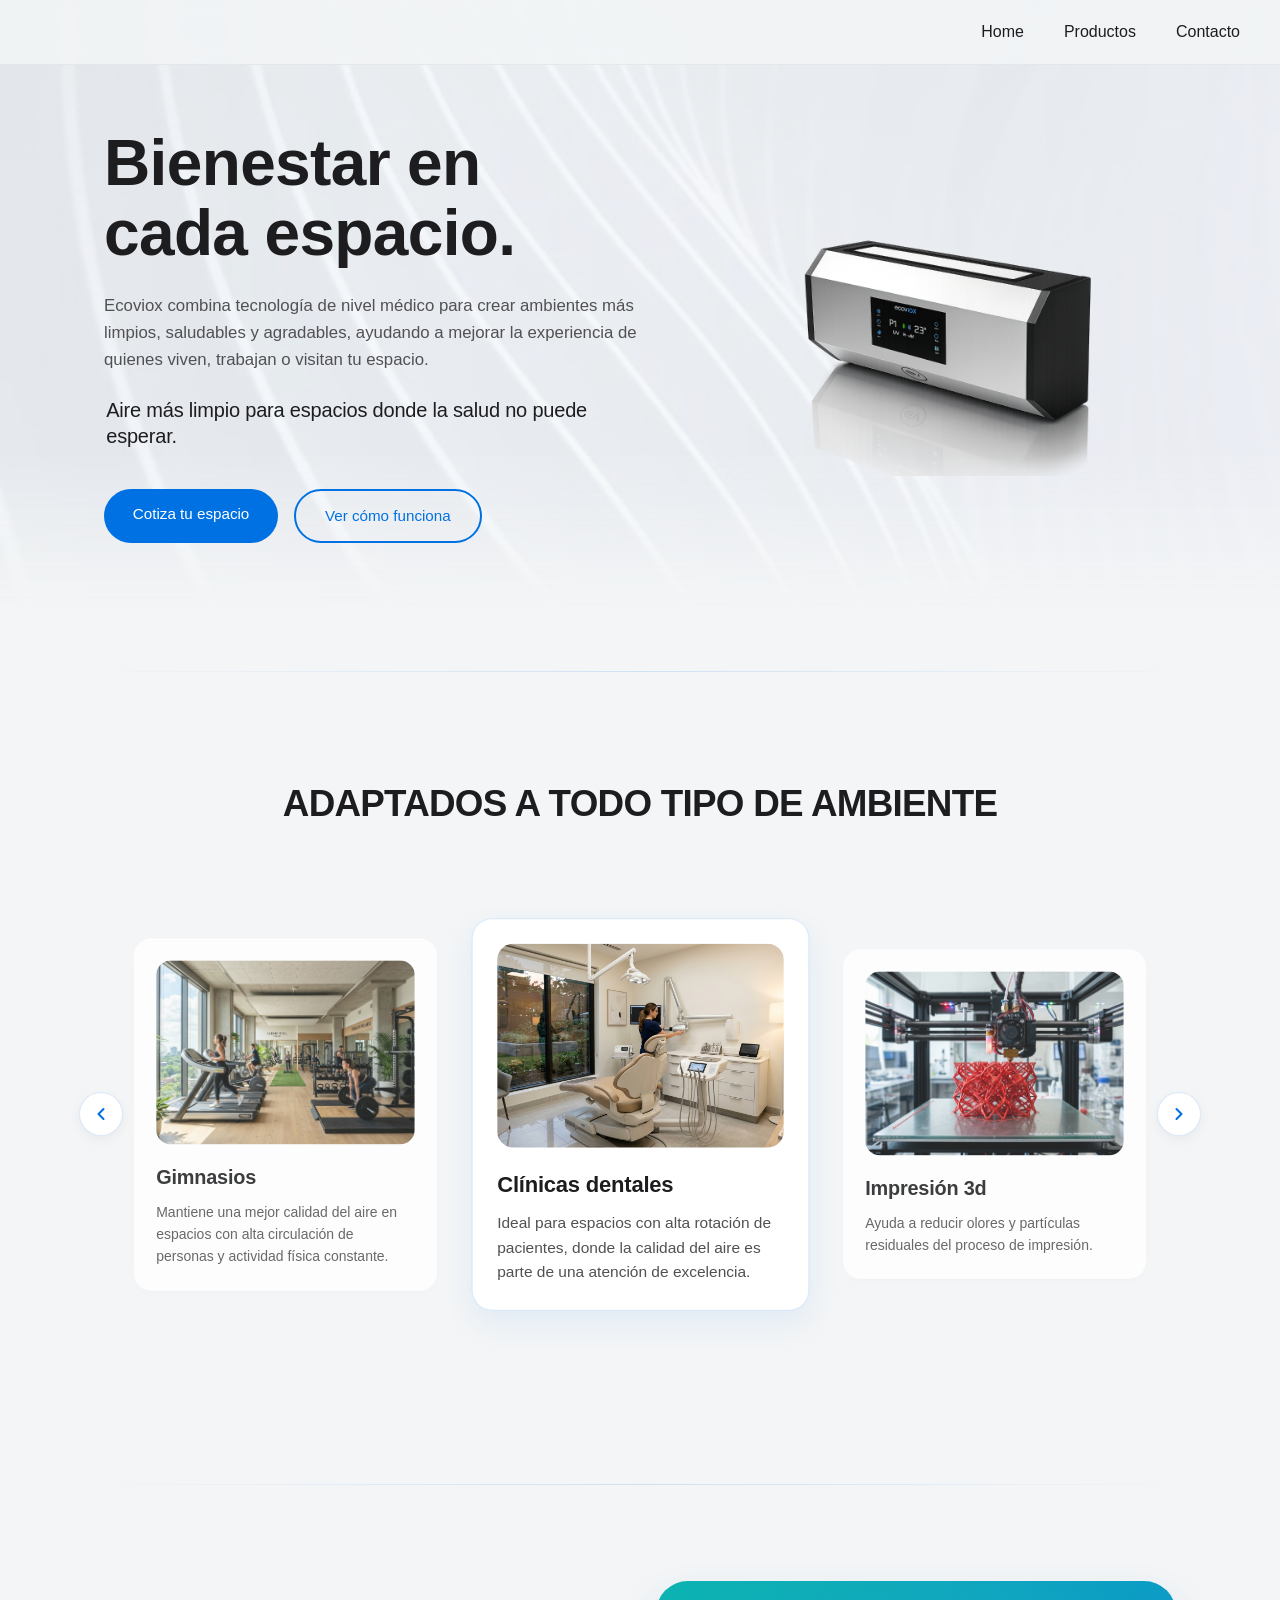
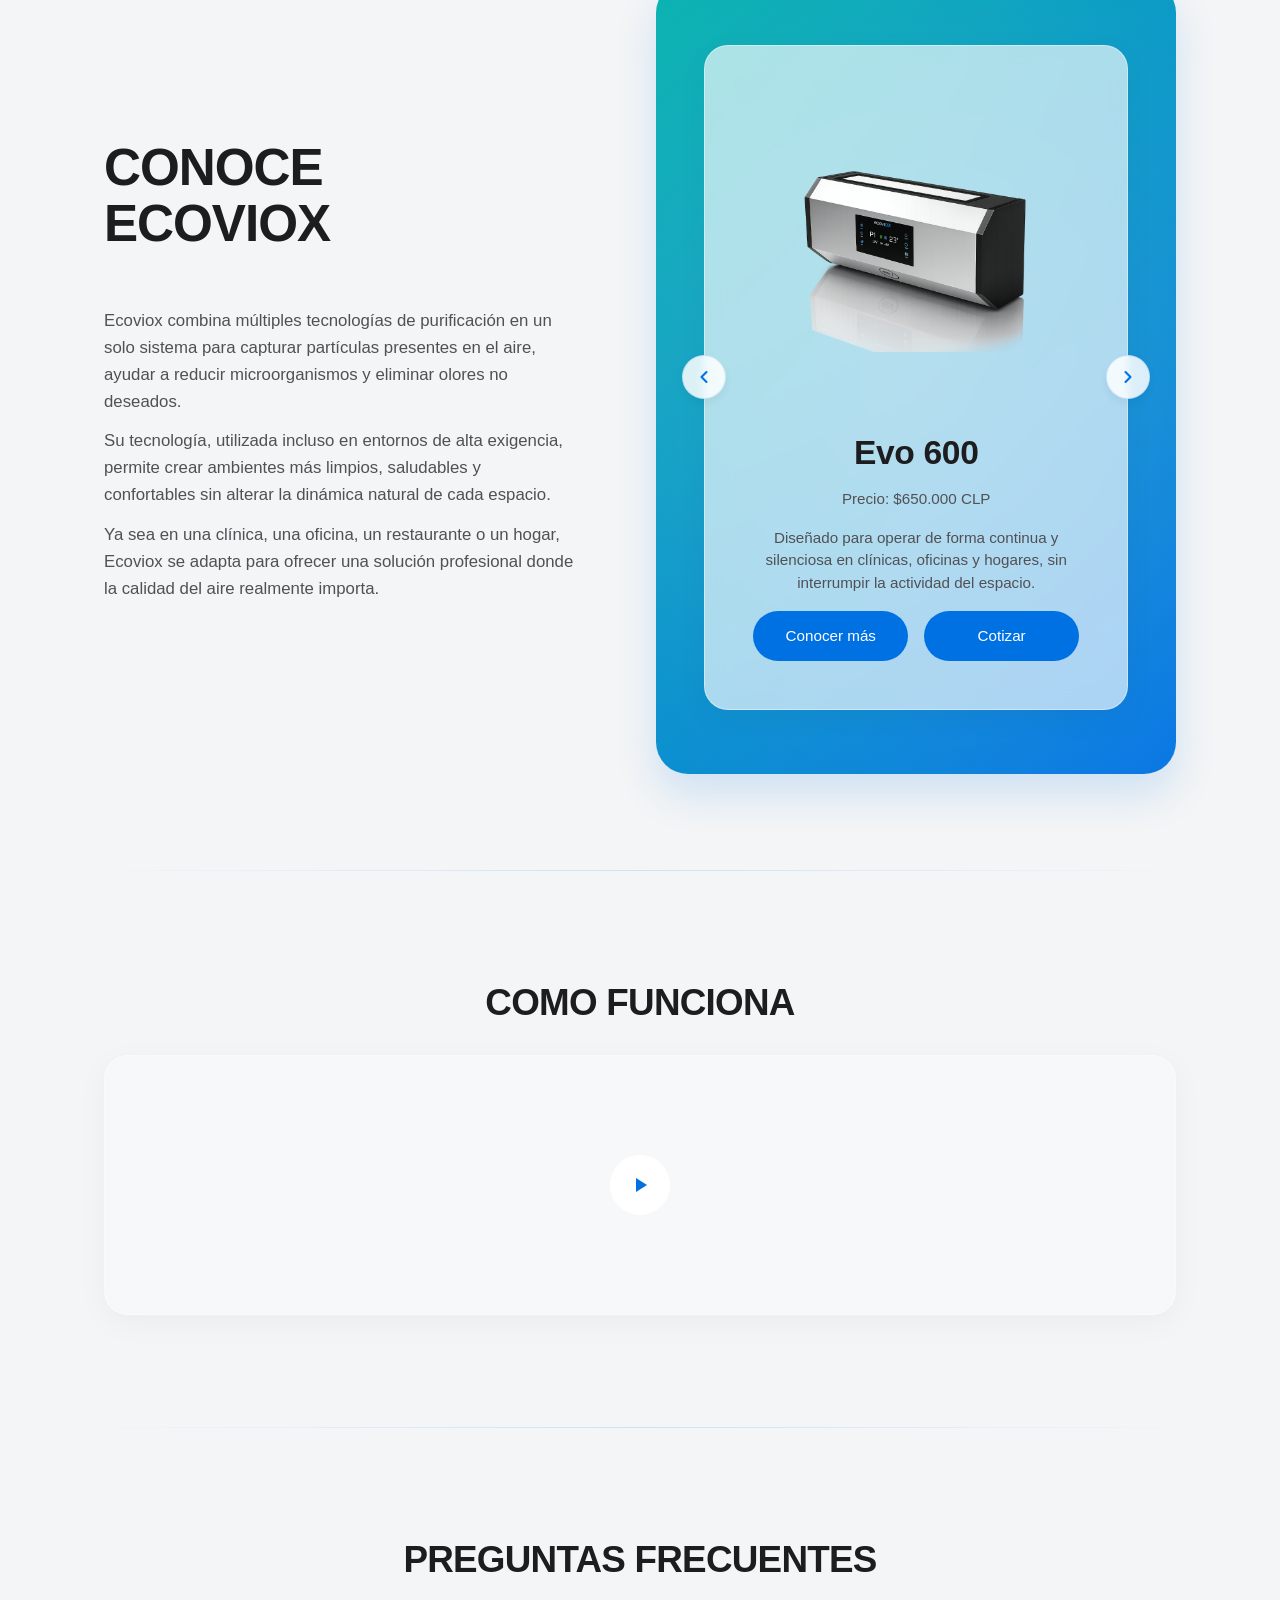
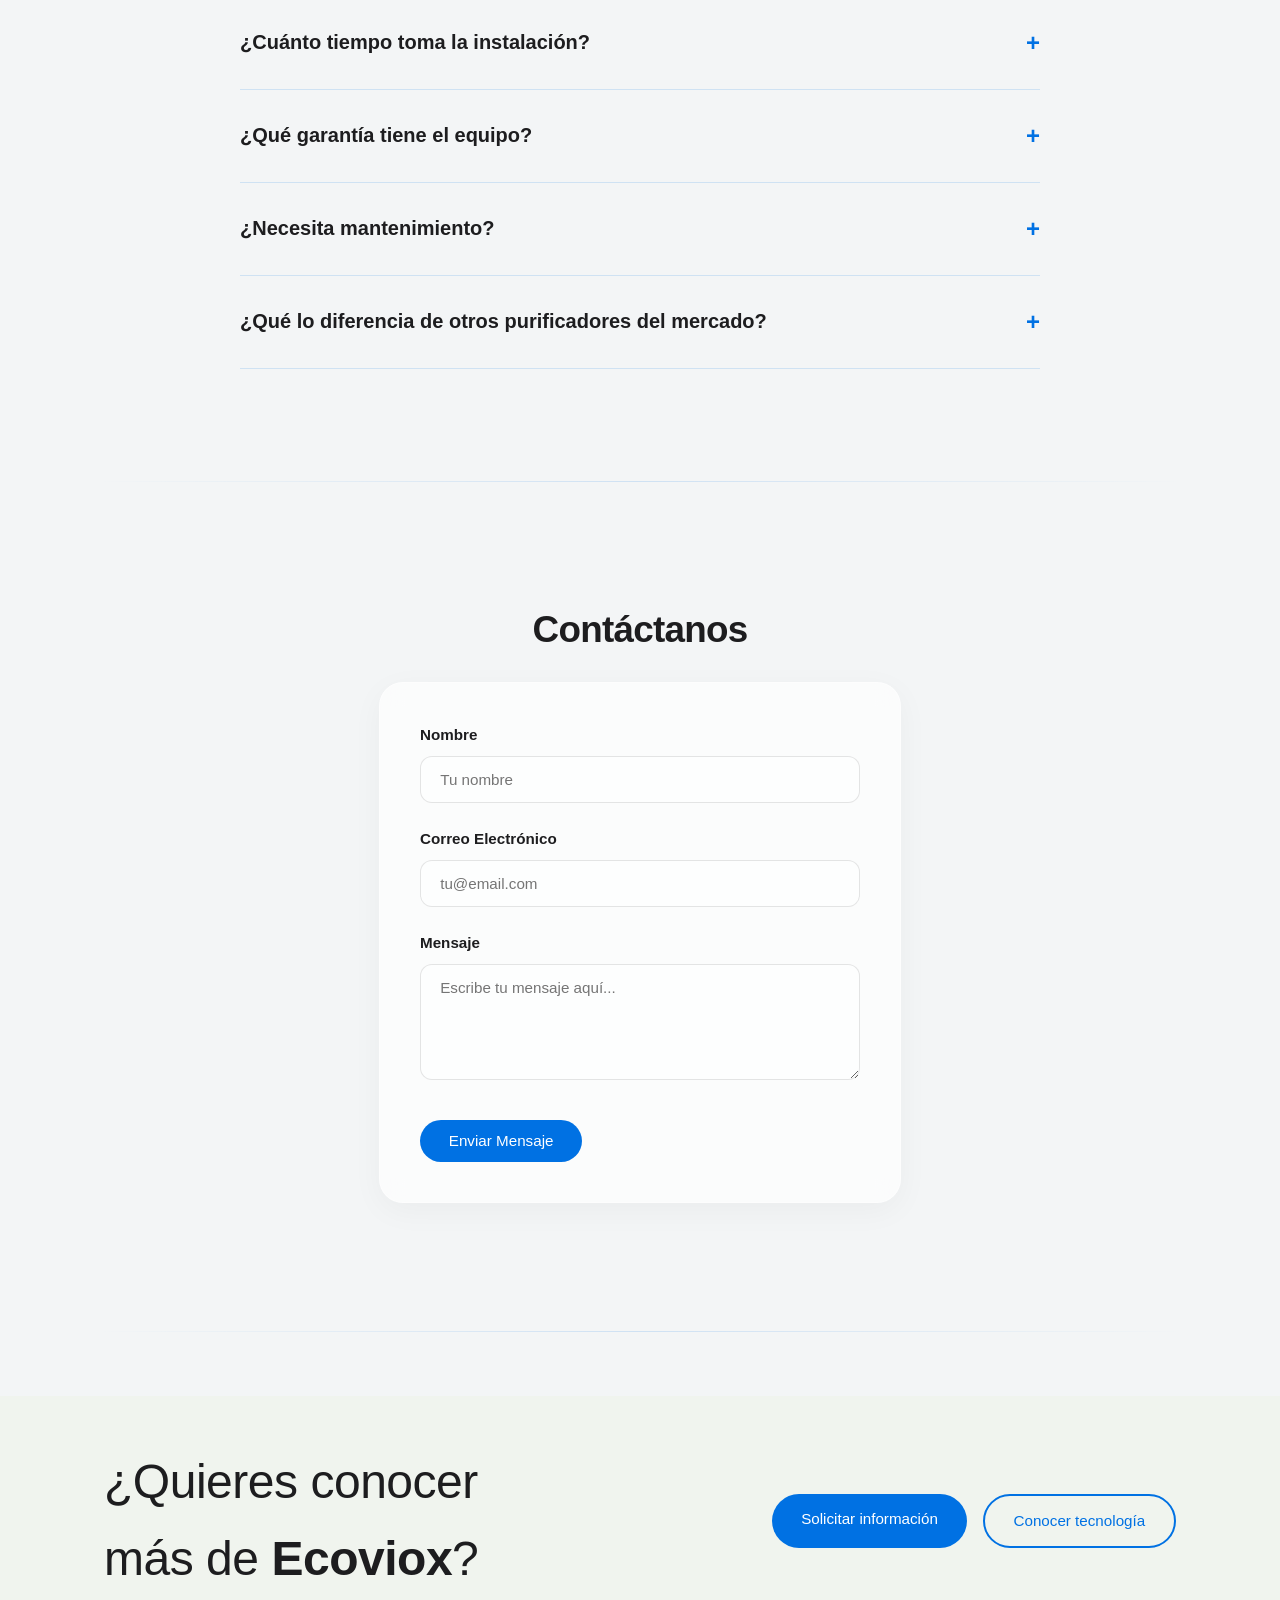
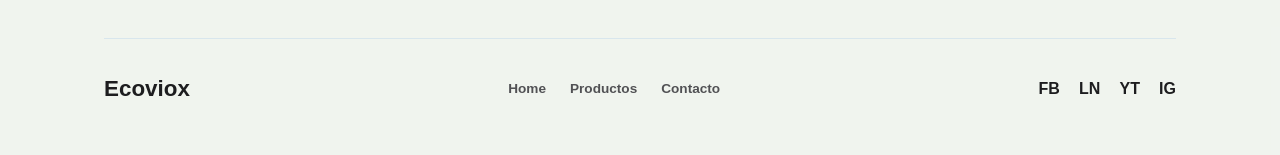
<file: backups/backup_20260713_040312/index.html>
<!DOCTYPE html>
<html lang="es">
<head>
  <meta charset="UTF-8">
  <meta name="viewport" content="width=device-width, initial-scale=1.0">
  <title>Ecoviox.Store - Bienestar en cada espacio</title>
  <meta name="description" content="Ecoviox combina tecnología de nivel médico para crear ambientes más limpios, saludables y agradables.">
  <link rel="preconnect" href="https://fonts.googleapis.com">
  <link rel="preconnect" href="https://fonts.gstatic.com" crossorigin>
  <link href="https://fonts.googleapis.com/css2?family=Inter:wght@300;400;500;600&family=Outfit:wght@400;700;900&display=swap" rel="stylesheet">
  <link rel="stylesheet" href="styles.css?v=1.1">
</head>
<body>
  <nav class="navbar">
    <div class="nav-links">
      <a href="#home">Home</a>
      <a href="#productos">Productos</a>
      <a href="#contacto">Contacto</a>
    </div>
    <button class="menu-toggle" aria-label="Abrir menú">
      <span></span>
      <span></span>
      <span></span>
    </button>
  </nav>

  <header class="hero" id="home">
    <div class="container hero-container reveal">
      <div class="hero-left">
        <h1 class="hero-title">Bienestar en<br>cada espacio.</h1>
        <p class="hero-text">Ecoviox combina tecnología de nivel médico para crear ambientes más limpios, saludables y agradables, ayudando a mejorar la experiencia de quienes viven, trabajan o visitan tu espacio.</p>
        <h3 class="hero-subtitle">Aire más limpio para espacios donde la salud no puede esperar.</h3>
        <div class="hero-actions">
          <a href="#contacto" class="btn btn-primary">Cotiza tu espacio</a>
          <a href="#como-funciona" class="btn btn-secondary">Ver cómo funciona</a>
        </div>
      </div>
      <div class="hero-right">
        <div class="hero-image-wrapper ornament-only">
          <img src="assets/images/evo_600.png" alt="Ecoviox Evo 600" class="hero-device">
        </div>
      </div>
    </div>
  </header>

  <hr class="section-divider">

  <section class="uses-section reveal">
    <div class="container">
      <h2 class="section-title center">ADAPTADOS A TODO TIPO DE AMBIENTE</h2>
      
      <div class="uses-carousel-wrapper">
        <button class="uses-nav-btn prev" aria-label="Anterior"><svg width="20" height="20" viewBox="0 0 24 24" fill="none" stroke="currentColor" stroke-width="2.5" stroke-linecap="round" stroke-linejoin="round"><polyline points="15 18 9 12 15 6"></polyline></svg></button>
        
        <div class="uses-carousel-container">
          <div class="uses-track">
            <div class="use-card">
              <div class="use-image-wrapper">
                <img src="assets/images/use_gym.jpg" alt="Gimnasios">
              </div>
              <h3>Gimnasios</h3>
              <p>Mantiene una mejor calidad del aire en espacios con alta circulación de personas y actividad física constante.</p>
            </div>

            <div class="use-card">
              <div class="use-image-wrapper">
                <img src="assets/images/use_dental.jpg" alt="Clínicas dentales">
              </div>
              <h3>Clínicas dentales</h3>
              <p>Ideal para espacios con alta rotación de pacientes, donde la calidad del aire es parte de una atención de excelencia.</p>
            </div>

            <div class="use-card">
              <div class="use-image-wrapper">
                <img src="assets/images/use_3dprint.jpg" alt="Impresión 3d">
              </div>
              <h3>Impresión 3d</h3>
              <p>Ayuda a reducir olores y partículas residuales del proceso de impresión.</p>
            </div>

            <div class="use-card">
              <div class="use-image-wrapper">
                <img src="assets/images/confianza.jpg" alt="Clínicas médicas">
              </div>
              <h3>Clínicas y centros médicos</h3>
              <p>Contribuye a mantener un ambiente limpio y confortable para pacientes y profesionales de la salud.</p>
            </div>

            <div class="use-card">
              <div class="use-image-wrapper">
                <img src="assets/images/bienestar.jpg" alt="Oficinas">
              </div>
              <h3>Oficinas y empresas</h3>
              <p>Favorece un entorno de trabajo más agradable para colaboradores y visitantes durante toda la jornada.</p>
            </div>

            <div class="use-card">
              <div class="use-image-wrapper">
                <img src="assets/images/calidad_vida.jpg" alt="Restaurantes">
              </div>
              <h3>Restaurantes y cafeterías</h3>
              <p>Ayuda a reducir olores y mejorar la experiencia de los clientes en cada visita.</p>
            </div>

            <div class="use-card">
              <div class="use-image-wrapper">
                <img src="assets/images/beneficios4.jpg" alt="Hoteles">
              </div>
              <h3>Hoteles y alojamientos</h3>
              <p>Aporta un ambiente más confortable que mejora la percepción y el bienestar de los huéspedes.</p>
            </div>

            <div class="use-card">
              <div class="use-image-wrapper">
                <img src="assets/images/confianza.jpg" alt="Colegios">
              </div>
              <h3>Colegios y centros educativos</h3>
              <p>Contribuye a crear espacios más agradables para estudiantes, docentes y personal educativo.</p>
            </div>

            <div class="use-card">
              <div class="use-image-wrapper">
                <img src="assets/images/bienestar.jpg" alt="Salones de belleza">
              </div>
              <h3>Salones de belleza y barberías</h3>
              <p>Ayuda a mantener un ambiente fresco y agradable donde los clientes permanecen durante largos períodos.</p>
            </div>

            <div class="use-card">
              <div class="use-image-wrapper">
                <img src="assets/images/calidad_vida.jpg" alt="Tiendas">
              </div>
              <h3>Tiendas y locales comerciales</h3>
              <p>Refuerza la experiencia de compra con un ambiente limpio, confortable y acogedor.</p>
            </div>

            <div class="use-card">
              <div class="use-image-wrapper">
                <img src="assets/images/beneficios4.jpg" alt="Hogares">
              </div>
              <h3>Hogares</h3>
              <p>Ideal para familias que buscan un ambiente más limpio y confortable para su día a día.</p>
            </div>
          </div>
        </div>
        
        <button class="uses-nav-btn next" aria-label="Siguiente"><svg width="20" height="20" viewBox="0 0 24 24" fill="none" stroke="currentColor" stroke-width="2.5" stroke-linecap="round" stroke-linejoin="round"><polyline points="9 18 15 12 9 6"></polyline></svg></button>
      </div>
    </div>
  </section>

  <hr class="section-divider">

  <section class="about-and-carousel reveal" id="productos">
    <div class="container about-carousel-container">
      <div class="about-content">
        <h2 class="section-title xl">CONOCE<br>ECOVIOX</h2>
        <div class="about-text">
          <p>Ecoviox combina múltiples tecnologías de purificación en un solo sistema para capturar partículas presentes en el aire, ayudar a reducir microorganismos y eliminar olores no deseados.</p>
          <p>Su tecnología, utilizada incluso en entornos de alta exigencia, permite crear ambientes más limpios, saludables y confortables sin alterar la dinámica natural de cada espacio.</p>
          <p>Ya sea en una clínica, una oficina, un restaurante o un hogar, Ecoviox se adapta para ofrecer una solución profesional donde la calidad del aire realmente importa.</p>
        </div>
      </div>

      <div class="product-carousel-wrapper wave-ambient">
        <div class="product-carousel-container">
          <button class="nav-btn prev" aria-label="Previous">
            <svg width="20" height="20" viewBox="0 0 24 24" fill="none" stroke="currentColor" stroke-width="2.5" stroke-linecap="round" stroke-linejoin="round"><polyline points="15 18 9 12 15 6"></polyline></svg>
          </button>
          
          <div class="product-card glass">
            <div class="card-image-wrapper">
              <img src="assets/images/evo_600.png" alt="Evo 600">
            </div>
            <div class="card-content">
              <h3>Evo 600</h3>
              <p class="card-price">Precio: $650.000 CLP</p>
              <p class="card-desc">Diseñado para operar de forma continua y silenciosa en clínicas, oficinas y hogares, sin interrumpir la actividad del espacio.</p>
              <div class="card-actions">
                <a href="#" class="btn btn-primary">Conocer más</a>
                <a href="#" class="btn btn-primary">Cotizar</a>
              </div>
            </div>
          </div>
          
          <button class="nav-btn next" aria-label="Next">
            <svg width="20" height="20" viewBox="0 0 24 24" fill="none" stroke="currentColor" stroke-width="2.5" stroke-linecap="round" stroke-linejoin="round"><polyline points="9 18 15 12 9 6"></polyline></svg>
          </button>
        </div>
      </div>
    </div>
  </section>

  <hr class="section-divider">

  <section class="how-it-works reveal" id="como-funciona">
    <div class="container">
      <h2 class="section-title center">COMO FUNCIONA</h2>
      <div class="video-placeholder glass">
        <div class="play-btn">
          <svg width="24" height="24" viewBox="0 0 24 24" fill="currentColor"><path d="M8 5v14l11-7z"/></svg>
        </div>
      </div>
    </div>
  </section>

  <hr class="section-divider">

  <section class="faq-section reveal">
    <div class="container">
      <h2 class="section-title center">PREGUNTAS FRECUENTES</h2>
      <div class="faq-grid">
        <div class="faq-item">
          <button class="faq-question">¿Cuánto tiempo toma la instalación? <span class="faq-icon">+</span></button>
          <div class="faq-answer">
            <p>La instalación estándar toma aproximadamente entre 30 y 45 minutos. El equipo se monta en la pared o techo y se conecta a la corriente de forma segura.</p>
          </div>
        </div>
        <div class="faq-item">
          <button class="faq-question">¿Qué garantía tiene el equipo? <span class="faq-icon">+</span></button>
          <div class="faq-answer">
            <p>Todos los equipos Ecoviox cuentan con una garantía oficial de 2 años contra cualquier defecto de fabricación, asegurando su correcto funcionamiento a largo plazo.</p>
          </div>
        </div>
        <div class="faq-item">
          <button class="faq-question">¿Necesita mantenimiento? <span class="faq-icon">+</span></button>
          <div class="faq-answer">
            <p>El mantenimiento principal consiste en el cambio de filtros y la lámpara UV, lo cual se recomienda realizar cada 6 a 12 meses, dependiendo del nivel de uso y del flujo del espacio.</p>
          </div>
        </div>
        <div class="faq-item">
          <button class="faq-question">¿Qué lo diferencia de otros purificadores del mercado? <span class="faq-icon">+</span></button>
          <div class="faq-answer">
            <p>A diferencia de purificadores comunes, Ecoviox combina de forma activa filtración HEPA H13, carbón activo y tecnología de desinfección UV-C de nivel médico para desinfectar tanto el aire como las superficies circundantes.</p>
          </div>
        </div>
      </div>
    </div>
  </section>

  <hr class="section-divider">

  <section class="contact-section reveal" id="contacto">
    <div class="container contact-container">
      <h2 class="section-title center">Contáctanos</h2>
      <form class="contact-form glass">
        <div class="form-group">
          <label for="name">Nombre</label>
          <input type="text" id="name" name="name" required placeholder="Tu nombre">
        </div>
        <div class="form-group">
          <label for="email">Correo Electrónico</label>
          <input type="email" id="email" name="email" required placeholder="tu@email.com">
        </div>
        <div class="form-group">
          <label for="message">Mensaje</label>
          <textarea id="message" name="message" required placeholder="Escribe tu mensaje aquí..." rows="5"></textarea>
        </div>
        <button type="submit" class="btn btn-primary">Enviar Mensaje</button>
      </form>
    </div>
  </section>

  <hr class="section-divider">

  <footer class="footer reveal">
    <div class="container">
      <div class="footer-cta">
        <h2 class="footer-title">¿Quieres conocer<br>más de <span class="brand-font">Ecoviox</span>?</h2>
        <div class="footer-actions">
          <a href="#contacto" class="btn btn-primary">Solicitar información</a>
          <a href="#como-funciona" class="btn btn-secondary">Conocer tecnología</a>
        </div>
      </div>
      <hr class="footer-divider">
      <div class="footer-bottom">
        <div class="footer-logo">Ecoviox</div>
        <div class="footer-links">
          <a href="#home">Home</a>
          <a href="#productos">Productos</a>
          <a href="#contacto">Contacto</a>
        </div>
        <div class="social-icons">
          <a href="#" aria-label="Facebook">FB</a>
          <a href="#" aria-label="LinkedIn">LN</a>
          <a href="#" aria-label="YouTube">YT</a>
          <a href="#" aria-label="Instagram">IG</a>
        </div>
      </div>
    </div>
  </footer>

  <script src="script.js?v=1.1"></script>
</body>
</html>
</file>
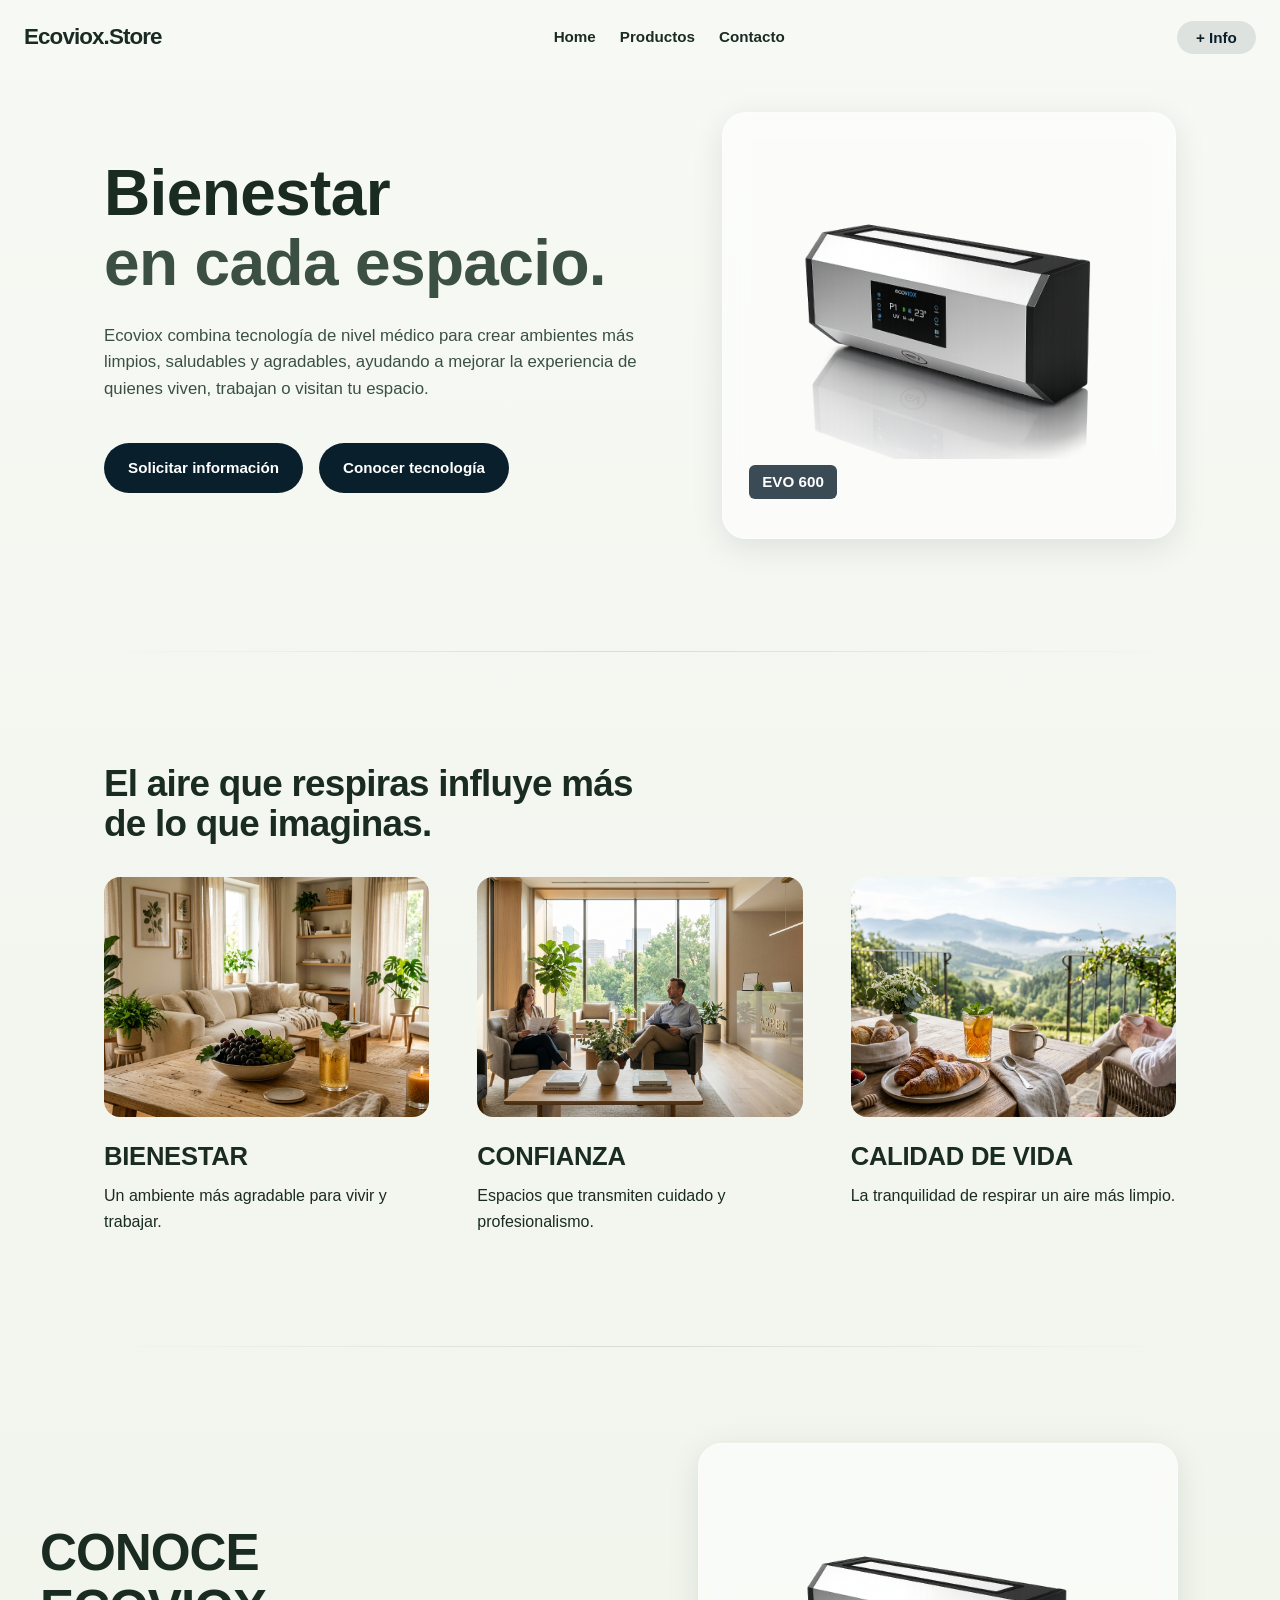
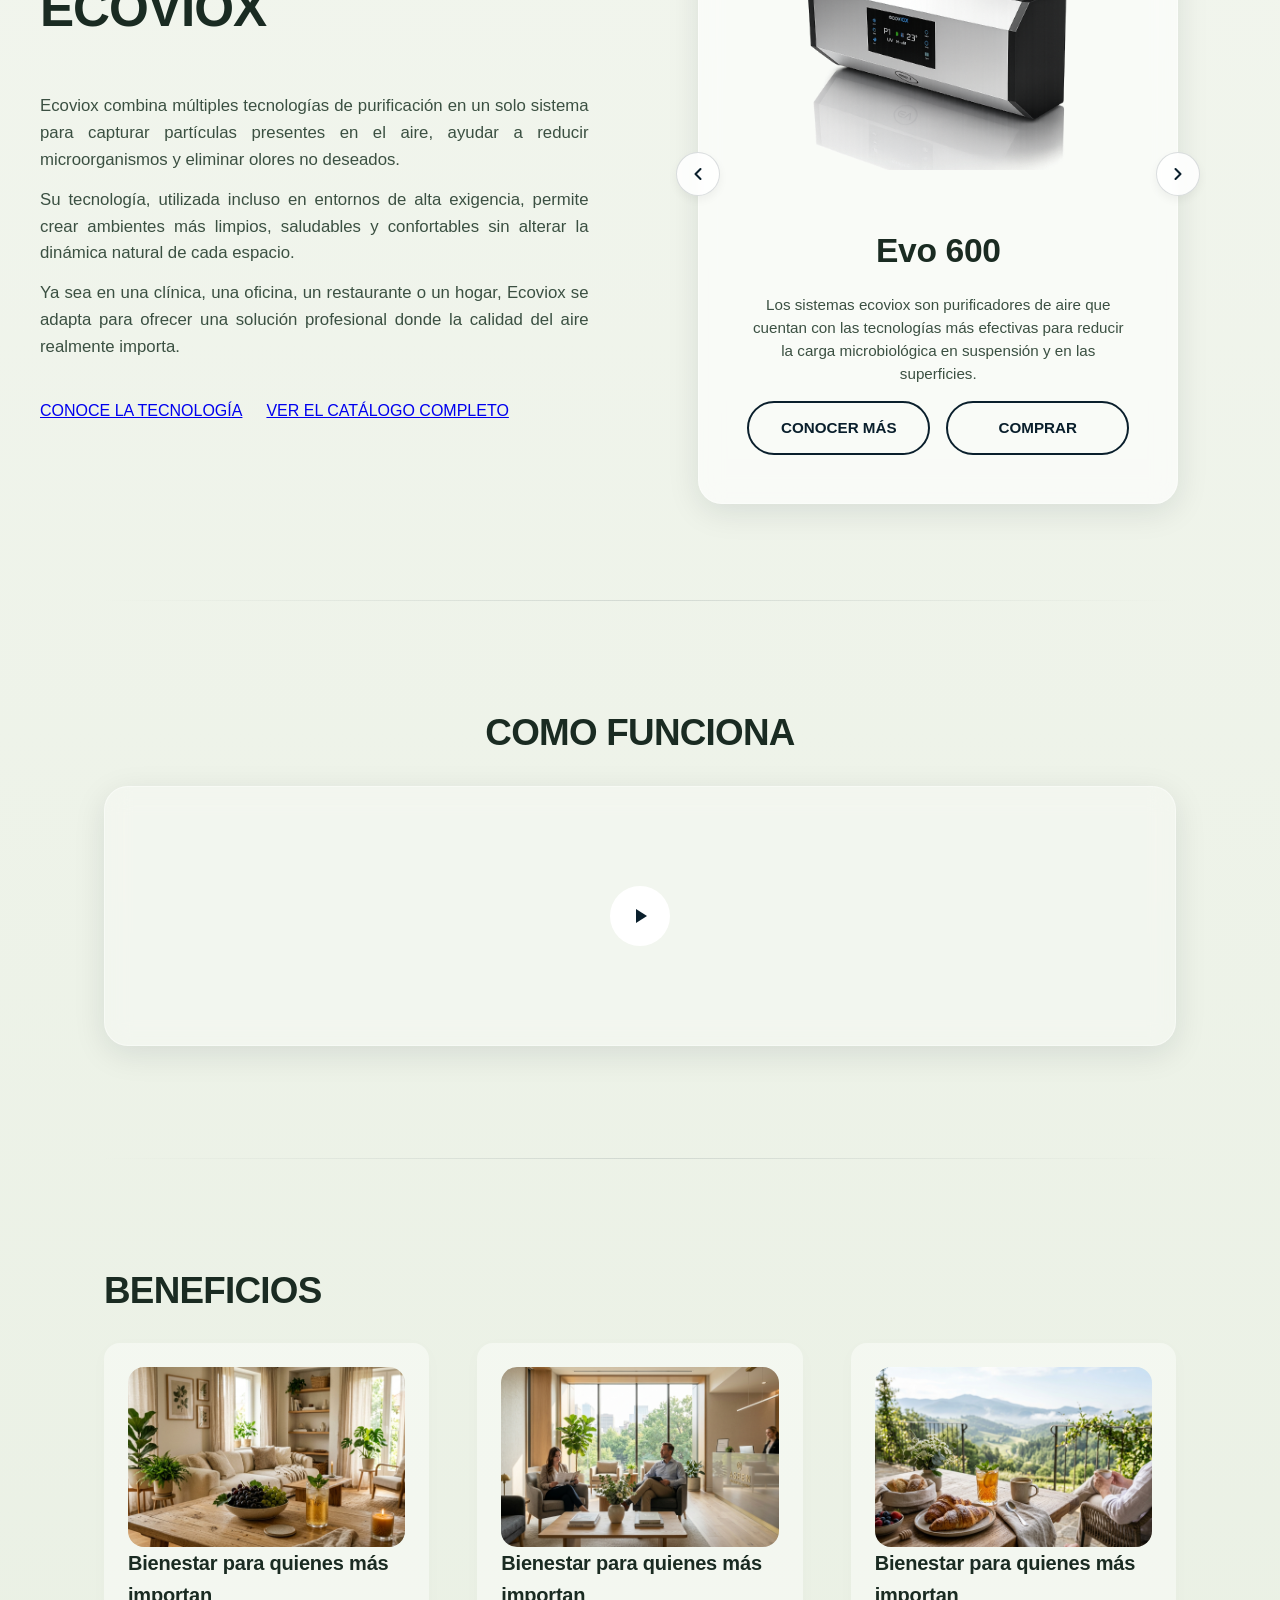
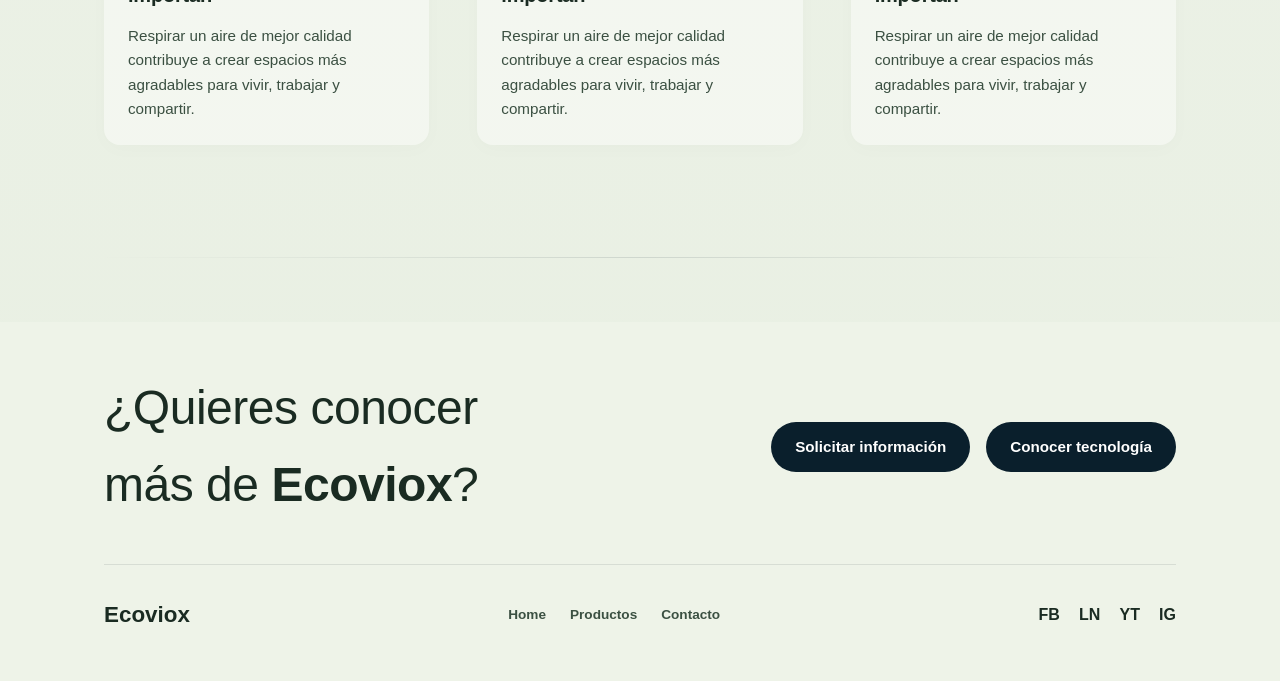
<file: backups/prev-design/index.html>
<!DOCTYPE html>
<html lang="es">
<head>
  <meta charset="UTF-8">
  <meta name="viewport" content="width=device-width, initial-scale=1.0">
  <title>Ecoviox.Store - Bienestar en cada espacio</title>
  <meta name="description" content="Ecoviox combina tecnología de nivel médico para crear ambientes más limpios, saludables y agradables.">
  <link rel="preconnect" href="https://fonts.googleapis.com">
  <link rel="preconnect" href="https://fonts.gstatic.com" crossorigin>
  <link href="https://fonts.googleapis.com/css2?family=Inter:wght@400;500;600&family=Outfit:wght@400;700;900&display=swap" rel="stylesheet">
  <link rel="stylesheet" href="styles.css">
</head>
<body>
  <nav class="navbar">
    <div class="logo">Ecoviox.Store</div>
    <div class="nav-links">
      <a href="#home">Home</a>
      <a href="#productos">Productos</a>
      <a href="#contacto">Contacto</a>
    </div>
    <button class="btn btn-outline">+ Info</button>
  </nav>

  <header class="hero" id="home">
    <div class="container hero-container reveal">
      <div class="hero-left">
        <h1 class="hero-title">Bienestar<br><span>en cada espacio.</span></h1>
        <p class="hero-text">Ecoviox combina tecnología de nivel médico para crear ambientes más limpios, saludables y agradables, ayudando a mejorar la experiencia de quienes viven, trabajan o visitan tu espacio.</p>
        <div class="hero-actions">
          <a href="#contacto" class="btn btn-primary">Solicitar información</a>
          <a href="#tecnologia" class="btn btn-primary">Conocer tecnología</a>
        </div>
      </div>
      <div class="hero-right">
        <div class="hero-carousel glass">
          <div class="hero-slides">
            <div class="hero-slide active">
              <img src="assets/images/evo_600.png" alt="Ecoviox Evo 600" class="hero-device">
              <div class="slide-caption">EVO 600</div>
            </div>
            <div class="hero-slide">
              <img src="assets/images/evo_450.png" alt="Ecoviox Evo 450" class="hero-device">
              <div class="slide-caption">EVO 450</div>
            </div>
          </div>
          <div class="hero-carousel-controls">
            <div class="hero-dots">
              <span class="dot active"></span>
              <span class="dot"></span>
            </div>
          </div>
        </div>
      </div>
    </div>
  </header>

  <hr class="section-divider">

  <section class="features" id="tecnologia">
    <div class="container reveal">
      <h2 class="section-title">El aire que respiras influye más<br>de lo que imaginas.</h2>
      
      <div class="features-grid">
        <div class="feature-item reveal">
          <div class="feature-image-wrapper">
            <img src="assets/images/bienestar.jpg" alt="Bienestar">
          </div>
          <div class="feature-text">
            <h3>BIENESTAR</h3>
            <p>Un ambiente más agradable para vivir y trabajar.</p>
          </div>
        </div>

        <div class="feature-item reveal">
          <div class="feature-image-wrapper">
            <img src="assets/images/confianza.jpg" alt="Confianza">
          </div>
          <div class="feature-text">
            <h3>CONFIANZA</h3>
            <p>Espacios que transmiten cuidado y profesionalismo.</p>
          </div>
        </div>

        <div class="feature-item reveal">
          <div class="feature-image-wrapper">
            <img src="assets/images/calidad_vida.jpg" alt="Calidad de vida">
          </div>
          <div class="feature-text">
            <h3>CALIDAD DE VIDA</h3>
            <p>La tranquilidad de respirar un aire más limpio.</p>
          </div>
        </div>
      </div>
    </div>
  </section>

  <hr class="section-divider">

  <section class="about-and-carousel reveal" id="productos">
    <div class="container about-carousel-container">
      <div class="about-content">
        <h2 class="section-title xl">CONOCE<br>ECOVIOX</h2>
        <div class="about-text">
          <p>Ecoviox combina múltiples tecnologías de purificación en un solo sistema para capturar partículas presentes en el aire, ayudar a reducir microorganismos y eliminar olores no deseados.</p>
          <p>Su tecnología, utilizada incluso en entornos de alta exigencia, permite crear ambientes más limpios, saludables y confortables sin alterar la dinámica natural de cada espacio.</p>
          <p>Ya sea en una clínica, una oficina, un restaurante o un hogar, Ecoviox se adapta para ofrecer una solución profesional donde la calidad del aire realmente importa.</p>
        </div>
        
        <div class="about-links">
          <a href="#" class="link-underline">CONOCE LA TECNOLOGÍA</a>
          <a href="#" class="link-underline">VER EL CATÁLOGO COMPLETO</a>
        </div>
      </div>

      <div class="product-carousel-wrapper">
        <div class="product-carousel-container">
          <button class="nav-btn prev" aria-label="Previous">
            <svg width="20" height="20" viewBox="0 0 24 24" fill="none" stroke="currentColor" stroke-width="2.5" stroke-linecap="round" stroke-linejoin="round"><polyline points="15 18 9 12 15 6"></polyline></svg>
          </button>
          
          <div class="product-card glass">
            <div class="card-image-wrapper">
              <img src="assets/images/evo_600.png" alt="Evo 600">
            </div>
            <div class="card-content">
              <h3>Evo 600</h3>
              <p>Los sistemas ecoviox son purificadores de aire que cuentan con las tecnologías más efectivas para reducir la carga microbiológica en suspensión y en las superficies.</p>
              <div class="card-actions">
                <a href="#" class="btn btn-secondary">CONOCER MÁS</a>
                <a href="#" class="btn btn-secondary">COMPRAR</a>
              </div>
            </div>
          </div>
          
          <button class="nav-btn next" aria-label="Next">
            <svg width="20" height="20" viewBox="0 0 24 24" fill="none" stroke="currentColor" stroke-width="2.5" stroke-linecap="round" stroke-linejoin="round"><polyline points="9 18 15 12 9 6"></polyline></svg>
          </button>
        </div>
      </div>
    </div>
  </section>

  <hr class="section-divider">

  <section class="how-it-works reveal">
    <div class="container">
      <h2 class="section-title center">COMO FUNCIONA</h2>
      <div class="video-placeholder glass">
        <div class="play-btn">
          <svg width="24" height="24" viewBox="0 0 24 24" fill="currentColor"><path d="M8 5v14l11-7z"/></svg>
        </div>
      </div>
    </div>
  </section>

  <hr class="section-divider">

  <section class="benefits reveal">
    <div class="container">
      <h2 class="section-title">BENEFICIOS</h2>
      <div class="benefits-grid">
        <div class="benefit-card">
          <div class="benefit-image-wrapper">
            <img src="assets/images/bienestar.jpg" alt="Beneficio 1">
          </div>
          <h3>Bienestar para quienes más importan</h3>
          <p>Respirar un aire de mejor calidad contribuye a crear espacios más agradables para vivir, trabajar y compartir.</p>
        </div>
        <div class="benefit-card">
          <div class="benefit-image-wrapper">
            <img src="assets/images/confianza.jpg" alt="Beneficio 2">
          </div>
          <h3>Bienestar para quienes más importan</h3>
          <p>Respirar un aire de mejor calidad contribuye a crear espacios más agradables para vivir, trabajar y compartir.</p>
        </div>
        <div class="benefit-card">
          <div class="benefit-image-wrapper">
            <img src="assets/images/calidad_vida.jpg" alt="Beneficio 3">
          </div>
          <h3>Bienestar para quienes más importan</h3>
          <p>Respirar un aire de mejor calidad contribuye a crear espacios más agradables para vivir, trabajar y compartir.</p>
      </div>
    </div>
  </section>

  <hr class="section-divider">

  <footer class="footer reveal" id="contacto">
    <div class="container">
      <div class="footer-cta">
        <h2 class="footer-title">¿Quieres conocer<br>más de <span class="brand-font">Ecoviox</span>?</h2>
        <div class="footer-actions">
          <a href="#" class="btn btn-primary">Solicitar información</a>
          <a href="#" class="btn btn-primary">Conocer tecnología</a>
        </div>
      </div>
      <hr class="footer-divider">
      <div class="footer-bottom">
        <div class="footer-logo">Ecoviox</div>
        <div class="footer-links">
          <a href="#">Home</a>
          <a href="#">Productos</a>
          <a href="#">Contacto</a>
        </div>
        <div class="social-icons">
          <a href="#" aria-label="Facebook">FB</a>
          <a href="#" aria-label="LinkedIn">LN</a>
          <a href="#" aria-label="YouTube">YT</a>
          <a href="#" aria-label="Instagram">IG</a>
        </div>
      </div>
    </div>
  </footer>

  <script src="script.js"></script>
</body>
</html>
</file>
<file: styles.css>
:root {
  --bg-color: #f7f9f4;
  --bg-gradient: linear-gradient(180deg, #f7f9f4 0%, #e8efe2 100%);
  --text-primary: #1a2b22;
  --text-secondary: #3b5042;
  --primary-btn: #0a1f2c;
  --primary-btn-hover: #16364a;
  --glass-bg: rgba(255, 255, 255, 0.6);
  --glass-border: rgba(255, 255, 255, 0.4);
  --glass-shadow: 0 8px 32px 0 rgba(10, 31, 44, 0.1);
  --font-heading: 'Helvetica Neue', Helvetica, Arial, sans-serif;
  --font-body: 'Helvetica Neue', Helvetica, Arial, sans-serif;
}

.section-divider {
  border: 0;
  height: 1px;
  background: linear-gradient(to right, transparent, rgba(10, 31, 44, 0.12), transparent);
  margin: 4rem auto;
  max-width: 85%;
}

* {
  margin: 0;
  padding: 0;
  box-sizing: border-box;
}

html {
  scroll-behavior: smooth;
}

body {
  font-family: var(--font-body);
  background: var(--bg-gradient);
  color: var(--text-primary);
  line-height: 1.6;
  overflow-x: hidden;
  -webkit-font-smoothing: antialiased;
}

.container {
  max-width: 1200px;
  margin: 0 auto;
  padding: 0 1.5rem;
}

/* Glassmorphism */
.glass {
  background: var(--glass-bg);
  backdrop-filter: blur(12px);
  -webkit-backdrop-filter: blur(12px);
  border: 1px solid var(--glass-border);
  box-shadow: var(--glass-shadow);
  border-radius: 24px;
}

/* General Image Hover Animation */
img {
  transition: transform 0.4s cubic-bezier(0.25, 0.46, 0.45, 0.94);
}
.feature-image-wrapper, .benefit-image-wrapper, .card-image-wrapper {
  overflow: hidden;
  border-radius: 16px;
}
.feature-image-wrapper:hover img, 
.benefit-image-wrapper:hover img, 
.card-image-wrapper:hover img, 
.hero-carousel:hover img {
  transform: scale(1.04);
}

/* Buttons */
.btn {
  display: inline-block;
  padding: 0.8rem 1.5rem;
  border-radius: 50px;
  font-weight: bold;
  text-decoration: none;
  transition: all 0.3s ease;
  cursor: pointer;
  border: none;
  font-family: var(--font-heading);
  font-size: 0.95rem;
  white-space: nowrap;
}

.btn-primary {
  background: var(--primary-btn);
  color: #fff;
}

.btn-primary:hover {
  background: var(--primary-btn-hover);
  transform: translateY(-2px);
  box-shadow: 0 4px 12px rgba(10, 31, 44, 0.2);
}

.btn-secondary {
  background: transparent;
  color: var(--primary-btn);
  border: 2px solid var(--primary-btn);
}

.btn-secondary:hover {
  background: var(--primary-btn);
  color: #fff;
}

.btn-outline {
  background: rgba(10, 31, 44, 0.1);
  color: var(--primary-btn);
  padding: 0.5rem 1.2rem;
}

.btn-outline:hover {
  background: var(--primary-btn);
  color: #fff;
}

/* Typography */
h1, h2, h3, .brand-font {
  font-family: var(--font-heading);
  letter-spacing: -0.01em;
  font-weight: bold;
}

.section-title {
  font-size: 2.3rem;
  font-weight: 900;
  line-height: 1.1;
  margin-bottom: 2rem;
  letter-spacing: -0.02em;
}

.section-title.xl {
  font-size: 3.2rem;
}

.section-title.center {
  text-align: center;
}

/* Navbar */
.navbar {
  display: flex;
  justify-content: space-between;
  align-items: center;
  padding: 1.2rem 1.5rem;
  position: fixed;
  top: 0;
  left: 0;
  width: 100%;
  z-index: 100;
  background: rgba(247, 249, 244, 0.9);
  backdrop-filter: blur(10px);
}

.logo {
  font-family: var(--font-heading);
  font-weight: 900;
  font-size: 1.4rem;
  letter-spacing: -0.04em;
}

.nav-links {
  display: none;
  gap: 1.5rem;
}

.nav-links a {
  text-decoration: none;
  color: var(--text-primary);
  font-weight: 600;
  font-size: 0.95rem;
  transition: opacity 0.3s;
}

.nav-links a:hover {
  opacity: 0.7;
}

/* Hero Section */
.hero {
  padding: 7rem 0 3rem;
}

.hero-container {
  display: flex;
  flex-direction: column;
  gap: 2.5rem;
  align-items: center;
}

.hero-left {
  text-align: center;
}

.hero-title {
  font-size: 3.2rem;
  font-weight: 900;
  line-height: 1.1;
  margin-bottom: 1.5rem;
}

.hero-title span {
  color: var(--text-secondary);
}

.hero-text {
  max-width: 600px;
  margin: 0 auto 2.5rem;
  font-size: 1.05rem;
  color: var(--text-secondary);
}

.hero-actions {
  display: flex;
  gap: 1rem;
  justify-content: center;
  flex-wrap: wrap;
}

.hero-right {
  width: 100%;
  max-width: 550px;
}

.hero-carousel {
  width: 100%;
  padding: 1rem;
  position: relative;
  overflow: hidden;
}

.hero-slides {
  position: relative;
  width: 100%;
  height: 280px;
}

.hero-slide {
  position: absolute;
  top: 0;
  left: 0;
  width: 100%;
  height: 100%;
  opacity: 0;
  transition: opacity 0.5s ease-in-out;
  display: flex;
  flex-direction: column;
  align-items: center;
  justify-content: center;
  pointer-events: none;
}

.hero-slide.active {
  opacity: 1;
  pointer-events: auto;
}

.hero-device {
  max-width: 100%;
  max-height: 100%;
  object-fit: contain;
  border-radius: 16px;
}

.slide-caption {
  position: absolute;
  bottom: 10px;
  left: 10px;
  background: rgba(10, 31, 44, 0.8);
  color: white;
  padding: 0.3rem 0.8rem;
  border-radius: 6px;
  font-family: var(--font-heading);
  font-weight: 700;
  font-size: 0.95rem;
}

.hero-carousel-controls {
  display: flex;
  align-items: center;
  justify-content: center;
  padding: 0.8rem 0 0;
}

.hero-dots {
  display: flex;
  gap: 8px;
}

/* Features Section */
.features {
  padding: 3rem 0;
}

.features-grid {
  display: grid;
  grid-template-columns: 1fr;
  gap: 2.5rem;
}

.feature-item {
  display: flex;
  flex-direction: column;
  gap: 1.2rem;
}

.feature-image-wrapper img {
  width: 100%;
  height: 240px;
  object-fit: cover;
  display: block;
}

.feature-text h3 {
  font-size: 1.6rem;
  font-weight: 900;
  margin-bottom: 0.4rem;
}

/* Conoce Ecoviox & Carousel */
.about-and-carousel {
  padding: 2rem 0; /* Reduced top space */
}

.about-carousel-container {
  display: grid;
  grid-template-columns: 1fr;
  gap: 2.5rem;
  align-items: center;
  text-align: center;
}

.about-content {
  display: flex;
  flex-direction: column;
  align-items: center;
  gap: 1.5rem;
}

.about-text p {
  margin-bottom: 0.8rem;
  font-size: 1.05rem;
  color: var(--text-secondary);
  text-align: left;
}

.about-links {
  display: flex;
  gap: 1.5rem;
  justify-content: center;
  flex-wrap: wrap;
}

.product-carousel-wrapper {
  width: 100%;
  padding: 0 1rem;
}

.product-carousel-container {
  position: relative;
  display: flex;
  align-items: center;
  justify-content: center;
  width: 100%;
  max-width: 480px;
  margin: 0 auto;
}

.nav-btn {
  position: absolute;
  top: 50%;
  transform: translateY(-50%);
  z-index: 10;
  width: 36px;
  height: 36px;
  border-radius: 50%;
  background: rgba(255, 255, 255, 0.85);
  color: var(--primary-btn);
  border: 1px solid rgba(10, 31, 44, 0.15);
  cursor: pointer;
  display: flex;
  align-items: center;
  justify-content: center;
  backdrop-filter: blur(4px);
  -webkit-backdrop-filter: blur(4px);
  box-shadow: 0 4px 10px rgba(0, 0, 0, 0.05);
  transition: all 0.3s cubic-bezier(0.4, 0, 0.2, 1);
}

.nav-btn:hover {
  background: var(--primary-btn);
  color: white;
  border-color: var(--primary-btn);
  transform: translateY(-50%) scale(1.08);
  box-shadow: 0 4px 12px rgba(10, 31, 44, 0.2);
}

.nav-btn.prev {
  left: -10px;
}

.nav-btn.next {
  right: -10px;
}

.product-card {
  width: 100%;
  padding: 1.5rem 1rem;
  display: flex;
  flex-direction: column;
  gap: 1.5rem;
}

.card-image-wrapper {
  display: flex;
  justify-content: center;
  align-items: center;
}

.card-image-wrapper img {
  width: 100%;
  max-width: 100%;
  border-radius: 12px;
  object-fit: contain;
  height: 250px; /* Make image larger */
}

.card-content {
  display: flex;
  flex-direction: column;
  gap: 1rem;
}

.card-content h3 {
  font-size: 2.1rem;
  font-weight: 900;
  text-align: center;
}

.card-content p {
  color: var(--text-secondary);
  text-align: justify; /* Justified text */
  font-size: 0.95rem;
  line-height: 1.5;
}

.card-actions {
  display: flex;
  gap: 0.5rem;
  width: 100%;
}

.card-actions .btn {
  flex: 1;
  text-align: center;
  padding: 0.8rem 0.4rem;
  font-size: 0.85rem;
}

/* Como Funciona */
.how-it-works {
  padding: 3rem 0;
}

.video-placeholder {
  width: 100%;
  height: 260px;
  display: flex;
  align-items: center;
  justify-content: center;
  background: rgba(255, 255, 255, 0.3);
  cursor: pointer;
}

.play-btn {
  width: 60px;
  height: 60px;
  border-radius: 50%;
  background: white;
  display: flex;
  align-items: center;
  justify-content: center;
  color: var(--primary-btn);
}

/* Benefits Section */
.benefits {
  padding: 3rem 0;
}

.benefits-grid {
  display: grid;
  grid-template-columns: 1fr;
  gap: 2rem;
}

.benefit-card {
  background: rgba(255, 255, 255, 0.4);
  border-radius: 16px;
  padding: 1.5rem;
  box-shadow: 0 4px 20px rgba(0,0,0,0.02);
}

.benefit-image-wrapper img {
  width: 100%;
  height: 180px;
  object-fit: cover;
  display: block;
}

.benefit-card h3 {
  font-size: 1.25rem;
  font-weight: 700;
  margin-bottom: 0.8rem;
}

.benefit-card p {
  color: var(--text-secondary);
  font-size: 0.95rem;
}

/* Testimonials */
.testimonials {
  padding: 3rem 0;
}

.testimonials-grid {
  display: grid;
  grid-template-columns: 1fr;
  gap: 2rem;
}

.testimonial-card {
  padding: 1.8rem;
  display: flex;
  flex-direction: column;
  justify-content: space-between;
  gap: 1.5rem;
}

.quote {
  font-size: 1.15rem;
  font-style: italic;
  color: var(--text-secondary);
}

.testimonial-user {
  display: flex;
  align-items: center;
  gap: 0.8rem;
}

.testimonial-user img {
  width: 48px;
  height: 48px;
  border-radius: 50%;
  object-fit: cover;
}

.testimonial-user .name {
  font-weight: 700;
  font-size: 0.95rem;
}

.testimonial-user .description {
  font-size: 0.8rem;
  color: var(--text-secondary);
}

/* Footer */
.footer {
  background: #eef3e8;
  padding: 3rem 0;
}

.footer-cta {
  display: flex;
  flex-direction: column;
  gap: 1.5rem;
  text-align: center;
  margin-bottom: 2.5rem;
}

.footer-title {
  font-size: 2.2rem;
  font-weight: 500;
}

.footer-actions {
  display: flex;
  gap: 1rem;
  justify-content: center;
  flex-wrap: wrap;
}

.footer-divider {
  border: 0;
  height: 1px;
  background: rgba(10, 31, 44, 0.1);
  margin-bottom: 2rem;
}

.footer-bottom {
  display: flex;
  flex-direction: column;
  align-items: center;
  gap: 1.2rem;
}

.footer-logo {
  font-family: var(--font-heading);
  font-weight: 900;
  font-size: 1.4rem;
}

.footer-links {
  display: flex;
  gap: 1.5rem;
}

.footer-links a {
  text-decoration: none;
  color: var(--text-secondary);
  font-weight: 600;
  font-size: 0.85rem;
}

.social-icons {
  display: flex;
  gap: 1.2rem;
}

.social-icons a {
  text-decoration: none;
  color: var(--text-primary);
  font-weight: 700;
}

/* Scroll Animation reveal */
.reveal {
  opacity: 0;
  transform: translateY(30px);
  transition: all 0.8s cubic-bezier(0.5, 0, 0, 1);
}

.reveal.active {
  opacity: 1;
  transform: translateY(0);
}

/* PC Desktop Optimization (min-width: 992px) */
@media (min-width: 992px) {
  .container {
    padding: 0 4rem;
  }
  
  .nav-links {
    display: flex;
  }
  
  /* Hero PC Layout */
  .hero-container {
    flex-direction: row;
    justify-content: space-between;
    text-align: left;
    gap: 4rem;
  }
  
  .hero-left {
    flex: 1.1;
    text-align: left;
  }
  
  .hero-right {
    flex: 0.9;
    display: flex;
    justify-content: flex-end;
  }
  
  .hero-title {
    font-size: 4rem;
  }
  
  .hero-text {
    margin: 0 0 2.5rem;
  }
  
  .hero-actions {
    justify-content: flex-start;
  }
  
  .hero-slides {
    height: 380px;
  }
  
  /* Features PC Layout */
  .features-grid {
    grid-template-columns: repeat(3, 1fr);
    gap: 3rem;
  }
  
  /* About + Carousel PC Layout */
  .about-carousel-container {
    grid-template-columns: 1fr 1.1fr;
    text-align: left;
    padding: 0;
    gap: 5rem;
  }
  
  .about-content {
    align-items: flex-start;
    text-align: left;
  }
  
  .about-links {
    justify-content: flex-start;
  }
  
  .about-text p {
    text-align: justify;
  }

  .about-carousel-container {
    grid-template-columns: 1fr 1.1fr;
    text-align: left;
    gap: 3rem;
  }

  .product-carousel-wrapper {
    padding: 0 2rem;
  }

  .nav-btn {
    width: 44px;
    height: 44px;
    font-size: 1.1rem;
  }

  .nav-btn.prev {
    left: -22px;
  }

  .nav-btn.next {
    right: -22px;
  }

  .card-actions {
    gap: 1rem;
  }

  .card-actions .btn {
    padding: 0.8rem 1.2rem;
    font-size: 0.95rem;
  }
  
  .product-card {
    flex-direction: column;
    align-items: center;
    text-align: center;
    padding: 3rem;
    gap: 2rem;
  }
  
  .card-image-wrapper {
    width: 100%;
    display: flex;
    justify-content: center;
  }

  .card-image-wrapper img {
    height: 300px;
  }

  .card-content {
    width: 100%;
    display: flex;
    flex-direction: column;
    align-items: center;
  }

  .card-content h3 {
    text-align: center;
  }

  .card-content p {
    text-align: center;
  }
  
  /* Benefits PC Layout */
  .benefits-grid {
    grid-template-columns: repeat(3, 1fr);
    gap: 3rem;
  }
  
  /* Footer PC Layout */
  .footer-cta {
    flex-direction: row;
    justify-content: space-between;
    align-items: center;
    text-align: left;
  }
  
  .footer-title {
    font-size: 3rem;
  }
  
  .footer-bottom {
    flex-direction: row;
    justify-content: space-between;
  }
}
</file>
<file: backups/backup_20260630_235558/styles.css>
:root {
  --bg-color: #f3f5f6; /* Elegant flat grey Apple-like background */
  --text-primary: #1d1d1f; /* Premium dark grey */
  --text-secondary: #515154; /* Slate grey */
  --primary-btn: #0071e3; /* MacBook Neo vibrant blue */
  --primary-btn-hover: #005bb5;
  --accent-purple: #8624e1; /* MacBook Neo vibrant purple */
  --accent-teal: #00b0ad; /* MacBook Neo dynamic teal */
  --glass-bg: rgba(255, 255, 255, 0.45);
  --glass-border: rgba(255, 255, 255, 0.25);
  --glass-shadow: 0 8px 32px 0 rgba(0, 0, 0, 0.04);
  --font-heading: 'Helvetica Neue', Helvetica, Arial, sans-serif;
  --font-body: 'Helvetica Neue', Helvetica, Arial, sans-serif;
}

* {
  margin: 0;
  padding: 0;
  box-sizing: border-box;
}

html {
  scroll-behavior: smooth;
}

body {
  font-family: var(--font-body);
  background-color: var(--bg-color);
  color: var(--text-primary);
  line-height: 1.6;
  overflow-x: hidden;
  -webkit-font-smoothing: antialiased;
}

.container {
  max-width: 1200px;
  margin: 0 auto;
  padding: 0 1.5rem;
}

.section-divider {
  border: 0;
  height: 1px;
  background: linear-gradient(to right, transparent, rgba(0, 113, 227, 0.15), transparent);
  margin: 4rem auto;
  max-width: 85%;
}

/* Glassmorphism */
.glass {
  background: var(--glass-bg);
  backdrop-filter: blur(12px);
  -webkit-backdrop-filter: blur(12px);
  border: 1px solid var(--glass-border);
  box-shadow: var(--glass-shadow);
  border-radius: 24px;
}

/* General Image Hover Animation */
img {
  transition: transform 0.4s cubic-bezier(0.25, 0.46, 0.45, 0.94);
}
.feature-image-wrapper, .benefit-image-wrapper, .card-image-wrapper {
  overflow: hidden;
  border-radius: 16px;
}
.feature-image-wrapper:hover img, 
.benefit-image-wrapper:hover img, 
.card-image-wrapper:hover img,
.hero-image-wrapper:hover img {
  transform: scale(1.04);
}

/* Buttons */
.btn {
  display: inline-block;
  padding: 0.8rem 1.8rem;
  border-radius: 50px;
  font-weight: bold;
  text-decoration: none;
  transition: all 0.3s ease;
  cursor: pointer;
  border: none;
  font-family: var(--font-heading);
  font-size: 0.95rem;
  white-space: nowrap;
}

.btn-primary {
  background: var(--primary-btn);
  color: #fff;
}

.btn-primary:hover {
  background: var(--primary-btn-hover);
  transform: translateY(-2px);
  box-shadow: 0 4px 15px rgba(0, 113, 227, 0.35);
}

.btn-secondary {
  background: transparent;
  color: var(--primary-btn);
  border: 2px solid var(--primary-btn);
}

.btn-secondary:hover {
  background: var(--primary-btn);
  color: #fff;
}

.btn-outline {
  background: rgba(0, 113, 227, 0.08);
  color: var(--primary-btn);
  padding: 0.5rem 1.2rem;
}

.btn-outline:hover {
  background: var(--primary-btn);
  color: #fff;
}

/* Typography */
h1, h2, h3, .brand-font {
  font-family: var(--font-heading);
  letter-spacing: -0.01em;
  font-weight: bold;
}

.section-title {
  font-size: 2.3rem;
  font-weight: bold;
  line-height: 1.1;
  margin-bottom: 2rem;
  letter-spacing: -0.02em;
}

.section-title.xl {
  font-size: 3.2rem;
}

.section-title.center {
  text-align: center;
}

/* Navbar */
.navbar {
  display: flex;
  justify-content: space-between;
  align-items: center;
  padding: 1.2rem 1.5rem;
  position: fixed;
  top: 0;
  left: 0;
  width: 100%;
  z-index: 100;
  background: rgba(243, 245, 246, 0.85);
  backdrop-filter: blur(10px);
  -webkit-backdrop-filter: blur(10px);
  border-bottom: 1px solid rgba(0, 0, 0, 0.05);
}

.logo {
  font-family: var(--font-heading);
  font-weight: bold;
  font-size: 1.4rem;
  letter-spacing: -0.04em;
}

.nav-links {
  display: none;
  gap: 2rem;
}

.nav-links a {
  text-decoration: none;
  color: var(--text-primary);
  font-weight: 300; /* Light weight by default */
  font-size: 0.95rem;
  transition: font-weight 0.15s ease, color 0.3s;
}

.nav-links a:hover {
  font-weight: bold; /* Bold on hover */
  color: var(--primary-btn);
}

/* Hamburger menu button for mobile */
.menu-toggle {
  background: none;
  border: none;
  cursor: pointer;
  display: flex;
  flex-direction: column;
  justify-content: space-between;
  width: 24px;
  height: 16px;
  z-index: 101;
}

.menu-toggle span {
  display: block;
  width: 100%;
  height: 2px;
  background-color: var(--text-primary);
  transition: all 0.3s ease;
}

.menu-toggle.active span:nth-child(1) {
  transform: translateY(7px) rotate(45deg);
}

.menu-toggle.active span:nth-child(2) {
  opacity: 0;
}

.menu-toggle.active span:nth-child(3) {
  transform: translateY(-7px) rotate(-45deg);
}

/* Hero Section */
.hero {
  position: relative;
  padding: 8rem 0 4rem;
  background-color: var(--bg-color);
  overflow: hidden;
}

/* Background image overlay at 50% opacity fading out to flat grey */
.hero::before {
  content: '';
  position: absolute;
  top: 0;
  left: 0;
  width: 100%;
  height: 100%;
  background: url('assets/images/hero_bg.jpg') no-repeat center center/cover;
  opacity: 0.50;
  z-index: 0;
  mask-image: linear-gradient(to bottom, rgba(0, 0, 0, 1) 75%, rgba(0, 0, 0, 0) 100%);
  -webkit-mask-image: linear-gradient(to bottom, rgba(0, 0, 0, 1) 75%, rgba(0, 0, 0, 0) 100%);
}

.hero-container {
  position: relative;
  z-index: 1;
  display: flex;
  flex-direction: column;
  gap: 2.5rem;
  align-items: center;
}

.hero-left {
  text-align: center;
}

.hero-title {
  font-size: 3.2rem;
  line-height: 1.1;
  margin-bottom: 1.5rem;
}

.hero-title span {
  color: var(--primary-btn);
}

.hero-text {
  max-width: 600px;
  margin: 0 auto 2.5rem;
  font-size: 1.05rem;
  color: var(--text-secondary);
}

.hero-actions {
  display: flex;
  gap: 1rem;
  justify-content: center;
  flex-wrap: wrap;
}

.hero-right {
  width: 100%;
  max-width: 550px;
}

.hero-image-wrapper {
  width: 100%;
  padding: 1.5rem;
  border-radius: 24px;
}

.hero-device {
  width: 100%;
  height: auto;
  display: block;
}

/* Features Section */
.features {
  padding: 3rem 0;
}

.features-grid {
  display: grid;
  grid-template-columns: 1fr;
  gap: 2.5rem;
}

.feature-item {
  display: flex;
  flex-direction: column;
  gap: 1.2rem;
}

.feature-image-wrapper img {
  width: 100%;
  height: 240px;
  object-fit: cover;
  display: block;
}

.feature-text h3 {
  font-size: 1.6rem;
  font-weight: bold;
  margin-bottom: 0.4rem;
}

/* Conoce Ecoviox & Carousel */
.about-and-carousel {
  padding: 2rem 0;
}

.about-carousel-container {
  display: grid;
  grid-template-columns: 1fr;
  gap: 2.5rem;
  align-items: center;
  text-align: center;
}

.about-content {
  display: flex;
  flex-direction: column;
  align-items: center;
  gap: 1.5rem;
}

.about-text p {
  margin-bottom: 0.8rem;
  font-size: 1.05rem;
  color: var(--text-secondary);
  text-align: left;
}

.about-links {
  display: flex;
  gap: 1.5rem;
  justify-content: center;
  flex-wrap: wrap;
}

.link-underline {
  font-family: var(--font-heading);
  font-weight: bold;
  color: var(--primary-btn);
  text-decoration: none;
  text-transform: uppercase;
  border-bottom: 2px solid var(--primary-btn);
  padding-bottom: 4px;
  transition: opacity 0.3s;
}

.link-underline:hover {
  opacity: 0.7;
}

.product-carousel-wrapper {
  width: 100%;
  padding: 0 1rem;
}

.product-carousel-container {
  position: relative;
  display: flex;
  align-items: center;
  justify-content: center;
  width: 100%;
  max-width: 480px;
  margin: 0 auto;
}

.nav-btn {
  position: absolute;
  top: 50%;
  transform: translateY(-50%);
  z-index: 10;
  width: 36px;
  height: 36px;
  border-radius: 50%;
  background: rgba(255, 255, 255, 0.85);
  color: var(--primary-btn);
  border: 1px solid rgba(0, 113, 227, 0.15);
  cursor: pointer;
  display: flex;
  align-items: center;
  justify-content: center;
  backdrop-filter: blur(4px);
  -webkit-backdrop-filter: blur(4px);
  box-shadow: 0 4px 10px rgba(0, 0, 0, 0.05);
  transition: all 0.3s cubic-bezier(0.4, 0, 0.2, 1);
}

.nav-btn:hover {
  background: var(--primary-btn);
  color: white;
  border-color: var(--primary-btn);
  transform: translateY(-50%) scale(1.08);
  box-shadow: 0 4px 12px rgba(0, 113, 227, 0.2);
}

.nav-btn.prev {
  left: -10px;
}

.nav-btn.next {
  right: -10px;
}

.product-card {
  width: 100%;
  padding: 1.5rem 1rem;
  display: flex;
  flex-direction: column;
  gap: 1.5rem;
}

.card-image-wrapper {
  display: flex;
  justify-content: center;
  align-items: center;
}

.card-image-wrapper img {
  width: 100%;
  max-width: 100%;
  border-radius: 12px;
  object-fit: contain;
  height: 250px;
}

.card-content {
  display: flex;
  flex-direction: column;
  gap: 1rem;
}

.card-content h3 {
  font-size: 2.1rem;
  text-align: center;
}

.card-content p {
  color: var(--text-secondary);
  text-align: justify;
  font-size: 0.95rem;
  line-height: 1.5;
}

.card-actions {
  display: flex;
  gap: 0.5rem;
  width: 100%;
}

.card-actions .btn {
  flex: 1;
  text-align: center;
  padding: 0.8rem 0.4rem;
  font-size: 0.85rem;
}

/* Como Funciona */
.how-it-works {
  padding: 3rem 0;
}

.video-placeholder {
  width: 100%;
  height: 260px;
  display: flex;
  align-items: center;
  justify-content: center;
  background: rgba(255, 255, 255, 0.3);
  cursor: pointer;
}

.play-btn {
  width: 60px;
  height: 60px;
  border-radius: 50%;
  background: white;
  display: flex;
  align-items: center;
  justify-content: center;
  color: var(--primary-btn);
}

/* Benefits Section */
.benefits {
  padding: 3rem 0;
}

.benefits-grid {
  display: grid;
  grid-template-columns: 1fr;
  gap: 2rem;
}

.benefit-card {
  background: rgba(255, 255, 255, 0.45);
  border-radius: 16px;
  padding: 1.5rem;
  box-shadow: 0 4px 20px rgba(0,0,0,0.02);
}

.benefit-image-wrapper img {
  width: 100%;
  height: 180px;
  object-fit: cover;
  display: block;
}

.benefit-card h3 {
  font-size: 1.25rem;
  font-weight: bold;
  margin-bottom: 0.8rem;
}

.benefit-card p {
  color: var(--text-secondary);
  font-size: 0.95rem;
}

/* Contact Section */
.contact-section {
  padding: 4rem 0;
}

.contact-container {
  max-width: 650px;
  width: 100%;
}

.contact-form {
  padding: 2.5rem;
  display: flex;
  flex-direction: column;
  gap: 1.5rem;
}

.form-group {
  display: flex;
  flex-direction: column;
  gap: 0.5rem;
}

.form-group label {
  font-weight: bold;
  font-size: 0.95rem;
}

.form-group input, .form-group textarea {
  width: 100%;
  padding: 0.9rem 1.2rem;
  border-radius: 12px;
  border: 1px solid rgba(0, 0, 0, 0.1);
  background: rgba(255, 255, 255, 0.5);
  font-family: var(--font-body);
  font-size: 0.95rem;
  color: var(--text-primary);
  outline: none;
  transition: all 0.3s;
}

.form-group input:focus, .form-group textarea:focus {
  border-color: var(--primary-btn);
  background: #fff;
  box-shadow: 0 0 0 4px rgba(0, 113, 227, 0.15);
}

.contact-form button[type="submit"] {
  align-self: flex-start;
  margin-top: 1rem;
}

/* Footer */
.footer {
  background: rgba(238, 243, 232, 0.5); /* translucent footer bg */
  padding: 3rem 0;
}

.footer-cta {
  display: flex;
  flex-direction: column;
  gap: 1.5rem;
  text-align: center;
  margin-bottom: 2.5rem;
}

.footer-title {
  font-size: 2.2rem;
  font-weight: 500;
}

.footer-actions {
  display: flex;
  gap: 1rem;
  justify-content: center;
  flex-wrap: wrap;
}

.footer-divider {
  border: 0;
  height: 1px;
  background: rgba(0, 113, 227, 0.1);
  margin-bottom: 2rem;
}

.footer-bottom {
  display: flex;
  flex-direction: column;
  align-items: center;
  gap: 1.2rem;
}

.footer-logo {
  font-family: var(--font-heading);
  font-weight: bold;
  font-size: 1.4rem;
}

.footer-links {
  display: flex;
  gap: 1.5rem;
}

.footer-links a {
  text-decoration: none;
  color: var(--text-secondary);
  font-weight: 600;
  font-size: 0.85rem;
}

.social-icons {
  display: flex;
  gap: 1.2rem;
}

.social-icons a {
  text-decoration: none;
  color: var(--text-primary);
  font-weight: 700;
}

/* Scroll Animation reveal */
.reveal {
  opacity: 0;
  transform: translateY(30px);
  transition: all 0.8s cubic-bezier(0.5, 0, 0, 1);
}

.reveal.active {
  opacity: 1;
  transform: translateY(0);
}

/* PC Desktop Optimization (min-width: 992px) */
@media (min-width: 992px) {
  .container {
    padding: 0 4rem;
  }
  
  .menu-toggle {
    display: none; /* Hide hamburger toggle on desktop */
  }

  .nav-links {
    display: flex; /* Show nav links horizontally */
  }
  
  /* Hero PC Layout */
  .hero-container {
    flex-direction: row;
    justify-content: space-between;
    text-align: left;
    gap: 4rem;
  }
  
  .hero-left {
    flex: 1.1;
    text-align: left;
  }
  
  .hero-right {
    flex: 0.9;
    display: flex;
    justify-content: flex-end;
  }
  
  .hero-title {
    font-size: 4rem;
  }
  
  .hero-text {
    margin: 0 0 2.5rem;
  }
  
  .hero-actions {
    justify-content: flex-start;
  }
  
  .hero-slides {
    height: 380px;
  }
  
  /* Features PC Layout */
  .features-grid {
    grid-template-columns: repeat(3, 1fr);
    gap: 3rem;
  }
  
  /* About + Carousel PC Layout */
  .about-carousel-container {
    grid-template-columns: 1fr 1.1fr;
    text-align: left;
    gap: 5rem;
  }
  
  .about-content {
    align-items: flex-start;
    text-align: left;
  }
  
  .about-links {
    justify-content: flex-start;
  }
  
  .product-carousel-wrapper {
    padding: 0 2rem;
  }

  .nav-btn {
    width: 44px;
    height: 44px;
    font-size: 1.1rem;
  }

  .nav-btn.prev {
    left: -22px;
  }

  .nav-btn.next {
    right: -22px;
  }

  .card-actions {
    gap: 1rem;
  }

  .card-actions .btn {
    padding: 0.8rem 1.2rem;
    font-size: 0.95rem;
  }
  
  .product-card {
    flex-direction: column;
    align-items: center;
    text-align: center;
    padding: 3rem;
    gap: 2rem;
  }
  
  .card-image-wrapper {
    width: 100%;
    display: flex;
    justify-content: center;
  }

  .card-image-wrapper img {
    height: 300px;
  }

  .card-content {
    width: 100%;
    display: flex;
    flex-direction: column;
    align-items: center;
  }

  .card-content h3 {
    text-align: center;
  }

  .card-content p {
    text-align: center;
  }
  
  /* Benefits PC Layout */
  .benefits-grid {
    grid-template-columns: repeat(3, 1fr);
    gap: 3rem;
  }
  
  /* Footer PC Layout */
  .footer-cta {
    flex-direction: row;
    justify-content: space-between;
    align-items: center;
    text-align: left;
  }
  
  .footer-title {
    font-size: 3rem;
  }
  
  .footer-bottom {
    flex-direction: row;
    justify-content: space-between;
  }
}

/* Mobile responsive menu overlay animation */
@media (max-width: 991px) {
  .nav-links {
    position: fixed;
    top: 0;
    right: -100%;
    width: 70%;
    height: 100vh;
    background-color: var(--bg-color);
    box-shadow: -10px 0 30px rgba(0,0,0,0.05);
    display: flex;
    flex-direction: column;
    padding: 6rem 2rem;
    gap: 2rem;
    transition: right 0.4s ease;
  }

  .nav-links.active {
    right: 0;
  }
}
</file>
<file: backups/backup_20260711_165158/styles.css>
:root {
  --bg-color: #f3f5f6; /* Elegant flat grey Apple-like background */
  --text-primary: #1d1d1f; /* Premium dark grey */
  --text-secondary: #515154; /* Slate grey */
  --primary-btn: #0071e3; /* MacBook Neo vibrant blue */
  --primary-btn-hover: #005bb5;
  --accent-purple: #8624e1; /* MacBook Neo vibrant purple */
  --accent-teal: #00b0ad; /* MacBook Neo dynamic teal */
  --glass-bg: rgba(255, 255, 255, 0.65);
  --glass-border: rgba(255, 255, 255, 0.4);
  --glass-shadow: 0 8px 32px 0 rgba(0, 0, 0, 0.04);
  --font-heading: 'Helvetica Neue', Helvetica, Arial, sans-serif;
  --font-body: 'Helvetica Neue', Helvetica, Arial, sans-serif;
}

* {
  margin: 0;
  padding: 0;
  box-sizing: border-box;
}

html {
  scroll-behavior: smooth;
}

body {
  font-family: var(--font-body);
  background-color: var(--bg-color);
  color: var(--text-primary);
  line-height: 1.6;
  overflow-x: hidden;
  -webkit-font-smoothing: antialiased;
}

.container {
  max-width: 1200px;
  margin: 0 auto;
  padding: 0 1.5rem;
}

.section-divider {
  border: 0;
  height: 1px;
  background: linear-gradient(to right, transparent, rgba(0, 113, 227, 0.15), transparent);
  margin: 4rem auto;
  max-width: 85%;
}

/* Glassmorphism */
.glass {
  background: var(--glass-bg);
  backdrop-filter: blur(12px);
  -webkit-backdrop-filter: blur(12px);
  border: 1px solid var(--glass-border);
  box-shadow: var(--glass-shadow);
  border-radius: 24px;
}

/* General Image Hover Animation */
img {
  transition: transform 0.4s cubic-bezier(0.25, 0.46, 0.45, 0.94);
}
.feature-image-wrapper, .use-image-wrapper, .card-image-wrapper {
  overflow: hidden;
  border-radius: 16px;
}
.feature-image-wrapper:hover img, 
.use-image-wrapper:hover img, 
.card-image-wrapper:hover img,
.hero-image-wrapper:hover img {
  transform: scale(1.04);
}

/* Buttons */
.btn {
  display: inline-block;
  padding: 0.8rem 1.8rem;
  border-radius: 50px;
  font-weight: 300; /* Light button text weight as requested */
  text-decoration: none;
  transition: all 0.3s ease;
  cursor: pointer;
  border: none;
  font-family: var(--font-heading);
  font-size: 0.95rem;
  white-space: nowrap;
}

.btn-primary {
  background: var(--primary-btn);
  color: #fff;
}

.btn-primary:hover {
  background: var(--primary-btn-hover);
  transform: translateY(-2px);
  box-shadow: 0 4px 15px rgba(0, 113, 227, 0.35);
}

.btn-secondary {
  background: transparent;
  color: var(--primary-btn);
  border: 2px solid var(--primary-btn);
}

.btn-secondary:hover {
  background: var(--primary-btn);
  color: #fff;
  transform: translateY(-2px);
  box-shadow: 0 4px 15px rgba(0, 113, 227, 0.35);
}

/* Typography */
h1, h2, h3, .brand-font {
  font-family: var(--font-heading);
  letter-spacing: -0.01em;
  font-weight: bold;
}

.section-title {
  font-size: 2.3rem;
  font-weight: bold;
  line-height: 1.1;
  margin-bottom: 2rem;
  letter-spacing: -0.02em;
}

.section-title.xl {
  font-size: 3.2rem;
}

.section-title.center {
  text-align: center;
}

/* Navbar */
.navbar {
  display: flex;
  justify-content: flex-end; /* Right-align since logo is removed */
  align-items: center;
  padding: 1.2rem 2.5rem;
  position: fixed;
  top: 0;
  left: 0;
  width: 100%;
  z-index: 100;
  background: rgba(243, 245, 246, 0.85);
  backdrop-filter: blur(10px);
  -webkit-backdrop-filter: blur(10px);
  border-bottom: 1px solid rgba(0, 0, 0, 0.05);
}

.nav-links {
  display: none;
  gap: 2.5rem;
}

.nav-links a {
  text-decoration: none;
  color: var(--text-primary);
  font-weight: 300; /* Light weight by default */
  font-size: 1rem;
  transition: font-weight 0.1s ease, color 0.3s;
}

.nav-links a:hover {
  font-weight: bold; /* Bold on hover */
  color: var(--primary-btn);
}

/* Hamburger menu button for mobile */
.menu-toggle {
  background: none;
  border: none;
  cursor: pointer;
  display: flex;
  flex-direction: column;
  justify-content: space-between;
  width: 24px;
  height: 16px;
  z-index: 101;
}

.menu-toggle span {
  display: block;
  width: 100%;
  height: 2px;
  background-color: var(--text-primary);
  transition: all 0.3s ease;
}

.menu-toggle.active span:nth-child(1) {
  transform: translateY(7px) rotate(45deg);
}

.menu-toggle.active span:nth-child(2) {
  opacity: 0;
}

.menu-toggle.active span:nth-child(3) {
  transform: translateY(-7px) rotate(-45deg);
}

/* Hero Section */
.hero {
  position: relative;
  padding: 8rem 0 4rem;
  background-color: var(--bg-color);
  overflow: hidden;
}

/* Background wave image overlay at 50% opacity fading out to flat grey */
.hero::before {
  content: '';
  position: absolute;
  top: 0;
  left: 0;
  width: 100%;
  height: 100%;
  background: url('assets/images/hero_bg_wave.jpg') no-repeat center center/cover;
  opacity: 0.50;
  z-index: 0;
  mask-image: linear-gradient(to bottom, rgba(0, 0, 0, 1) 75%, rgba(0, 0, 0, 0) 100%);
  -webkit-mask-image: linear-gradient(to bottom, rgba(0, 0, 0, 1) 75%, rgba(0, 0, 0, 0) 100%);
}

.hero-container {
  position: relative;
  z-index: 1;
  display: flex;
  flex-direction: column;
  gap: 2.5rem;
  align-items: center;
}

.hero-left {
  text-align: center;
}

.hero-title {
  font-size: 3.2rem;
  line-height: 1.1;
  margin-bottom: 1.5rem;
}

.hero-text {
  max-width: 600px;
  margin: 0 auto 1.5rem;
  font-size: 1.05rem;
  color: var(--text-secondary);
}

.hero-subtitle {
  font-size: 1.25rem;
  font-weight: 500;
  max-width: 550px;
  margin: 0 auto 2.5rem;
  color: var(--text-primary);
  line-height: 1.3;
}

.hero-actions {
  display: flex;
  gap: 1rem;
  justify-content: center;
  flex-wrap: wrap;
}

.hero-right {
  width: 100%;
  max-width: 550px;
}

.hero-image-wrapper {
  width: 100%;
  padding: 1rem;
}

.hero-device {
  width: 100%;
  height: auto;
  display: block;
}

/* Features Section */
.features {
  padding: 3rem 0;
}

.features-grid {
  display: grid;
  grid-template-columns: 1fr;
  gap: 2.5rem;
}

.feature-item {
  display: flex;
  flex-direction: column;
  gap: 1.2rem;
}

.feature-image-wrapper img {
  width: 100%;
  height: 240px;
  object-fit: cover;
  display: block;
}

.feature-text h3 {
  font-size: 1.6rem;
  font-weight: bold;
  margin-bottom: 0.4rem;
}

/* Uses Carousel Section (ADAPTADOS A TODO TIPO DE AMBIENTE) */
.uses-section {
  padding: 3rem 0;
}

.uses-carousel-wrapper {
  position: relative;
  display: flex;
  align-items: center;
  width: 100%;
  padding: 0 1rem;
}

.uses-carousel-container {
  width: 100%;
  overflow: hidden;
}

.uses-track {
  display: flex;
  gap: 1.5rem;
  transition: transform 0.4s cubic-bezier(0.25, 1, 0.5, 1);
}

.use-card {
  flex: 0 0 100%; /* Shows 1 card on mobile */
  background: white;
  border-radius: 20px;
  padding: 1.5rem;
  box-shadow: 0 4px 15px rgba(0,0,0,0.02);
  border: 1px solid rgba(0, 0, 0, 0.03);
}

.use-image-wrapper img {
  width: 100%;
  height: 200px;
  object-fit: cover;
  display: block;
}

.use-card h3 {
  font-size: 1.35rem;
  margin: 1.2rem 0 0.5rem;
}

.use-card p {
  font-size: 0.95rem;
  color: var(--text-secondary);
}

.uses-nav-btn {
  background: white;
  color: var(--primary-btn);
  border: 1px solid rgba(0, 113, 227, 0.15);
  width: 44px;
  height: 44px;
  border-radius: 50%;
  cursor: pointer;
  display: flex;
  align-items: center;
  justify-content: center;
  font-size: 1.2rem;
  font-weight: bold;
  z-index: 10;
  box-shadow: 0 4px 12px rgba(0,0,0,0.05);
  transition: all 0.3s ease;
  position: absolute;
}

.uses-nav-btn:hover {
  background: var(--primary-btn);
  color: white;
  border-color: var(--primary-btn);
  transform: scale(1.08);
}

.uses-nav-btn.prev {
  left: -10px;
}

.uses-nav-btn.next {
  right: -10px;
}

/* Conoce Ecoviox & Carousel */
.about-and-carousel {
  padding: 2rem 0;
}

.about-carousel-container {
  display: grid;
  grid-template-columns: 1fr;
  gap: 2.5rem;
  align-items: center;
  text-align: center;
}

.about-content {
  display: flex;
  flex-direction: column;
  align-items: center;
  gap: 1.5rem;
}

.about-text p {
  margin-bottom: 0.8rem;
  font-size: 1.05rem;
  color: var(--text-secondary);
  text-align: left;
}

.about-links {
  display: flex;
  justify-content: center;
  width: 100%;
}

.product-carousel-wrapper {
  width: 100%;
  padding: 0 1rem;
}

/* Wave Background Effect under the product card */
.product-carousel-wrapper.wave-ambient {
  background: linear-gradient(135deg, #00b0ad 0%, #0071e3 100%);
  border-radius: 32px;
  padding: 3rem 1.5rem;
  box-shadow: 0 20px 40px rgba(0, 113, 227, 0.15);
  position: relative;
  overflow: hidden;
}

/* Decorative background graphic */
.product-carousel-wrapper.wave-ambient::after {
  content: '';
  position: absolute;
  top: -50%;
  left: -50%;
  width: 200%;
  height: 200%;
  background: radial-gradient(circle, rgba(255,255,255,0.15) 0%, rgba(255,255,255,0) 70%);
  pointer-events: none;
}

.product-carousel-container {
  position: relative;
  display: flex;
  align-items: center;
  justify-content: center;
  width: 100%;
  max-width: 480px;
  margin: 0 auto;
  z-index: 1;
}

.nav-btn {
  position: absolute;
  top: 50%;
  transform: translateY(-50%);
  z-index: 10;
  width: 36px;
  height: 36px;
  border-radius: 50%;
  background: rgba(255, 255, 255, 0.85);
  color: var(--primary-btn);
  border: 1px solid rgba(0, 113, 227, 0.15);
  cursor: pointer;
  display: flex;
  align-items: center;
  justify-content: center;
  backdrop-filter: blur(4px);
  -webkit-backdrop-filter: blur(4px);
  box-shadow: 0 4px 10px rgba(0, 0, 0, 0.05);
  transition: all 0.3s cubic-bezier(0.4, 0, 0.2, 1);
}

.nav-btn:hover {
  background: var(--primary-btn);
  color: white;
  border-color: var(--primary-btn);
  transform: translateY(-50%) scale(1.08);
  box-shadow: 0 4px 12px rgba(0, 113, 227, 0.2);
}

.nav-btn.prev {
  left: -10px;
}

.nav-btn.next {
  right: -10px;
}

.product-card {
  width: 100%;
  padding: 2rem 1.5rem;
  display: flex;
  flex-direction: column;
  gap: 1.5rem;
}

.card-image-wrapper {
  display: flex;
  justify-content: center;
  align-items: center;
}

.card-image-wrapper img {
  width: 100%;
  max-width: 100%;
  border-radius: 12px;
  object-fit: contain;
  height: 220px;
}

.card-content {
  display: flex;
  flex-direction: column;
  gap: 1rem;
}

.card-content h3 {
  font-size: 2.1rem;
  text-align: center;
}

.card-content p {
  color: var(--text-secondary);
  text-align: center;
  font-size: 0.95rem;
  line-height: 1.5;
}

.card-actions {
  display: flex;
  gap: 0.8rem;
  width: 100%;
}

.card-actions .btn {
  flex: 1;
  text-align: center;
  padding: 0.8rem 0.4rem;
  font-size: 0.9rem;
}

/* Como Funciona */
.how-it-works {
  padding: 3rem 0;
}

.video-placeholder {
  width: 100%;
  height: 260px;
  display: flex;
  align-items: center;
  justify-content: center;
  background: rgba(255, 255, 255, 0.3);
  cursor: pointer;
}

.play-btn {
  width: 60px;
  height: 60px;
  border-radius: 50%;
  background: white;
  display: flex;
  align-items: center;
  justify-content: center;
  color: var(--primary-btn);
}

/* FAQ Accordion Section */
.faq-section {
  padding: 3rem 0;
}

.faq-grid {
  display: flex;
  flex-direction: column;
  gap: 1rem;
  max-width: 800px;
  margin: 0 auto;
}

.faq-item {
  border-bottom: 1px solid rgba(0, 113, 227, 0.15);
  padding-bottom: 1rem;
}

.faq-question {
  width: 100%;
  display: flex;
  justify-content: space-between;
  align-items: center;
  background: none;
  border: none;
  cursor: pointer;
  padding: 1rem 0;
  font-size: 1.25rem;
  font-weight: bold;
  text-align: left;
  color: var(--text-primary);
  font-family: var(--font-heading);
  transition: color 0.3s;
}

.faq-question:hover {
  color: var(--primary-btn);
}

.faq-icon {
  font-size: 1.5rem;
  color: var(--primary-btn);
  font-weight: bold;
  transition: transform 0.3s ease;
}

.faq-item.active .faq-icon {
  transform: rotate(45deg); /* turns + into x/minus style */
}

.faq-answer {
  max-height: 0;
  overflow: hidden;
  transition: max-height 0.3s ease-out;
}

.faq-answer p {
  padding: 0.5rem 0 1.5rem;
  color: var(--text-secondary);
  font-size: 1rem;
  line-height: 1.6;
}

/* Contact Section */
.contact-section {
  padding: 4rem 0;
}

.contact-container {
  max-width: 650px;
  width: 100%;
}

.contact-form {
  padding: 2.5rem;
  display: flex;
  flex-direction: column;
  gap: 1.5rem;
}

.form-group {
  display: flex;
  flex-direction: column;
  gap: 0.5rem;
}

.form-group label {
  font-weight: bold;
  font-size: 0.95rem;
}

.form-group input, .form-group textarea {
  width: 100%;
  padding: 0.9rem 1.2rem;
  border-radius: 12px;
  border: 1px solid rgba(0, 0, 0, 0.1);
  background: rgba(255, 255, 255, 0.5);
  font-family: var(--font-body);
  font-size: 0.95rem;
  color: var(--text-primary);
  outline: none;
  transition: all 0.3s;
}

.form-group input:focus, .form-group textarea:focus {
  border-color: var(--primary-btn);
  background: #fff;
  box-shadow: 0 0 0 4px rgba(0, 113, 227, 0.15);
}

.contact-form button[type="submit"] {
  align-self: flex-start;
  margin-top: 1rem;
}

/* Footer */
.footer {
  background: rgba(238, 243, 232, 0.5); /* translucent footer bg */
  padding: 3rem 0;
}

.footer-cta {
  display: flex;
  flex-direction: column;
  gap: 1.5rem;
  text-align: center;
  margin-bottom: 2.5rem;
}

.footer-title {
  font-size: 2.2rem;
  font-weight: 500;
}

.footer-actions {
  display: flex;
  gap: 1rem;
  justify-content: center;
  flex-wrap: wrap;
}

.footer-divider {
  border: 0;
  height: 1px;
  background: rgba(0, 113, 227, 0.1);
  margin-bottom: 2rem;
}

.footer-bottom {
  display: flex;
  flex-direction: column;
  align-items: center;
  gap: 1.2rem;
}

.footer-logo {
  font-family: var(--font-heading);
  font-weight: bold;
  font-size: 1.4rem;
}

.footer-links {
  display: flex;
  gap: 1.5rem;
}

.footer-links a {
  text-decoration: none;
  color: var(--text-secondary);
  font-weight: 600;
  font-size: 0.85rem;
}

.social-icons {
  display: flex;
  gap: 1.2rem;
}

.social-icons a {
  text-decoration: none;
  color: var(--text-primary);
  font-weight: 700;
}

/* Scroll Animation reveal */
.reveal {
  opacity: 0;
  transform: translateY(30px);
  transition: all 0.8s cubic-bezier(0.5, 0, 0, 1);
}

.reveal.active {
  opacity: 1;
  transform: translateY(0);
}

/* PC Desktop Optimization (min-width: 992px) */
@media (min-width: 992px) {
  .container {
    padding: 0 4rem;
  }
  
  .menu-toggle {
    display: none; /* Hide hamburger toggle on desktop */
  }

  .nav-links {
    display: flex; /* Show nav links horizontally */
  }
  
  /* Hero PC Layout */
  .hero-container {
    flex-direction: row;
    justify-content: space-between;
    text-align: left;
    gap: 4rem;
  }
  
  .hero-left {
    flex: 1.1;
    text-align: left;
  }
  
  .hero-right {
    flex: 0.9;
    display: flex;
    justify-content: flex-end;
  }
  
  .hero-title {
    font-size: 4rem;
  }
  
  .hero-text {
    margin: 0 0 1.5rem;
  }
  
  .hero-actions {
    justify-content: flex-start;
  }
  
  /* Features PC Layout */
  .features-grid {
    grid-template-columns: repeat(3, 1fr);
    gap: 3rem;
  }

  /* Uses Carousel Section */
  .use-card {
    flex: 0 0 calc(33.333% - 1rem); /* Shows 3 cards on desktop */
  }
  
  .uses-nav-btn.prev {
    left: -25px;
  }

  .uses-nav-btn.next {
    right: -25px;
  }
  
  /* About + Carousel PC Layout */
  .about-carousel-container {
    grid-template-columns: 1fr 1.1fr;
    text-align: left;
    gap: 5rem;
  }
  
  .about-content {
    align-items: flex-start;
    text-align: left;
  }
  
  .about-links {
    justify-content: flex-start;
  }
  
  .product-carousel-wrapper {
    padding: 0 2rem;
  }

  .product-carousel-wrapper.wave-ambient {
    padding: 4rem 3rem;
  }

  .nav-btn {
    width: 44px;
    height: 44px;
    font-size: 1.1rem;
  }

  .nav-btn.prev {
    left: -22px;
  }

  .nav-btn.next {
    right: -22px;
  }

  .card-actions {
    gap: 1rem;
  }

  .card-actions .btn {
    padding: 0.8rem 1.2rem;
    font-size: 0.95rem;
  }
  
  .product-card {
    padding: 3rem;
    gap: 2rem;
  }
  
  .card-image-wrapper {
    width: 100%;
    display: flex;
    justify-content: center;
  }

  .card-image-wrapper img {
    height: 300px;
  }

  .card-content {
    width: 100%;
    display: flex;
    flex-direction: column;
    align-items: center;
  }

  .card-content h3 {
    text-align: center;
  }

  .card-content p {
    text-align: center;
  }
  
  /* Footer PC Layout */
  .footer-cta {
    flex-direction: row;
    justify-content: space-between;
    align-items: center;
    text-align: left;
  }
  
  .footer-title {
    font-size: 3rem;
  }
  
  .footer-bottom {
    flex-direction: row;
    justify-content: space-between;
  }
}

/* Mobile responsive menu overlay animation */
@media (max-width: 991px) {
  .nav-links {
    position: fixed;
    top: 0;
    right: -100%;
    width: 70%;
    height: 100vh;
    background-color: var(--bg-color);
    box-shadow: -10px 0 30px rgba(0,0,0,0.05);
    display: flex;
    flex-direction: column;
    padding: 6rem 2rem;
    gap: 2rem;
    transition: right 0.4s ease;
  }

  .nav-links.active {
    right: 0;
  }
}
</file>
<file: backups/backup_20260711_233337/styles.css>
:root {
  --bg-color: #f3f5f6; /* Elegant flat grey Apple-like background */
  --text-primary: #1d1d1f; /* Premium dark grey */
  --text-secondary: #515154; /* Slate grey */
  --primary-btn: #0071e3; /* MacBook Neo vibrant blue */
  --primary-btn-hover: #005bb5;
  --accent-purple: #8624e1; /* MacBook Neo vibrant purple */
  --accent-teal: #00b0ad; /* MacBook Neo dynamic teal */
  --glass-bg: rgba(255, 255, 255, 0.65);
  --glass-border: rgba(255, 255, 255, 0.4);
  --glass-shadow: 0 8px 32px 0 rgba(0, 0, 0, 0.04);
  --font-heading: 'Helvetica Neue', Helvetica, Arial, sans-serif;
  --font-body: 'Helvetica Neue', Helvetica, Arial, sans-serif;
}

* {
  margin: 0;
  padding: 0;
  box-sizing: border-box;
}

html {
  scroll-behavior: smooth;
}

body {
  font-family: var(--font-body);
  background-color: var(--bg-color);
  color: var(--text-primary);
  line-height: 1.6;
  overflow-x: hidden;
  -webkit-font-smoothing: antialiased;
}

.container {
  max-width: 1200px;
  margin: 0 auto;
  padding: 0 1.5rem;
}

.section-divider {
  border: 0;
  height: 1px;
  background: linear-gradient(to right, transparent, rgba(0, 113, 227, 0.15), transparent);
  margin: 4rem auto;
  max-width: 85%;
}

/* Glassmorphism */
.glass {
  background: var(--glass-bg);
  backdrop-filter: blur(12px);
  -webkit-backdrop-filter: blur(12px);
  border: 1px solid var(--glass-border);
  box-shadow: var(--glass-shadow);
  border-radius: 24px;
}

/* General Image Hover Animation */
img {
  transition: transform 0.4s cubic-bezier(0.25, 0.46, 0.45, 0.94);
}
.feature-image-wrapper, .use-image-wrapper, .card-image-wrapper {
  overflow: hidden;
  border-radius: 16px;
}
.feature-image-wrapper:hover img, 
.use-image-wrapper:hover img, 
.card-image-wrapper:hover img,
.hero-image-wrapper:hover img {
  transform: scale(1.04);
}

/* Buttons */
.btn {
  display: inline-block;
  padding: 0.8rem 1.8rem;
  border-radius: 50px;
  font-weight: 300; /* Light button text weight as requested */
  text-decoration: none;
  transition: all 0.3s ease;
  cursor: pointer;
  border: none;
  font-family: var(--font-heading);
  font-size: 0.95rem;
  white-space: nowrap;
}

.btn-primary {
  background: var(--primary-btn);
  color: #fff;
}

.btn-primary:hover {
  background: var(--primary-btn-hover);
  transform: translateY(-2px);
  box-shadow: 0 4px 15px rgba(0, 113, 227, 0.35);
}

.btn-secondary {
  background: transparent;
  color: var(--primary-btn);
  border: 2px solid var(--primary-btn);
}

.btn-secondary:hover {
  background: var(--primary-btn);
  color: #fff;
  transform: translateY(-2px);
  box-shadow: 0 4px 15px rgba(0, 113, 227, 0.35);
}

/* Typography */
h1, h2, h3, .brand-font {
  font-family: var(--font-heading);
  letter-spacing: -0.01em;
  font-weight: bold;
}

.section-title {
  font-size: 2.3rem;
  font-weight: bold;
  line-height: 1.1;
  margin-bottom: 2rem;
  letter-spacing: -0.02em;
}

.section-title.xl {
  font-size: 3.2rem;
}

.section-title.center {
  text-align: center;
}

/* Navbar */
.navbar {
  display: flex;
  justify-content: flex-end; /* Right-align since logo is removed */
  align-items: center;
  padding: 1.2rem 2.5rem;
  position: fixed;
  top: 0;
  left: 0;
  width: 100%;
  z-index: 100;
  background: rgba(243, 245, 246, 0.85);
  backdrop-filter: blur(10px);
  -webkit-backdrop-filter: blur(10px);
  border-bottom: 1px solid rgba(0, 0, 0, 0.05);
}

.nav-links {
  display: none;
  gap: 2.5rem;
}

.nav-links a {
  text-decoration: none;
  color: var(--text-primary);
  font-weight: 300; /* Light weight by default */
  font-size: 1rem;
  transition: font-weight 0.1s ease, color 0.3s;
}

.nav-links a:hover {
  font-weight: bold; /* Bold on hover */
  color: var(--primary-btn);
}

/* Hamburger menu button for mobile */
.menu-toggle {
  background: none;
  border: none;
  cursor: pointer;
  display: flex;
  flex-direction: column;
  justify-content: space-between;
  width: 24px;
  height: 16px;
  z-index: 101;
}

.menu-toggle span {
  display: block;
  width: 100%;
  height: 2px;
  background-color: var(--text-primary);
  transition: all 0.3s ease;
}

.menu-toggle.active span:nth-child(1) {
  transform: translateY(7px) rotate(45deg);
}

.menu-toggle.active span:nth-child(2) {
  opacity: 0;
}

.menu-toggle.active span:nth-child(3) {
  transform: translateY(-7px) rotate(-45deg);
}

/* Hero Section */
.hero {
  position: relative;
  padding: 8rem 0 4rem;
  background-color: var(--bg-color);
  overflow: hidden;
}

/* Background wave image overlay at 50% opacity fading out to flat grey */
.hero::before {
  content: '';
  position: absolute;
  top: 0;
  left: 0;
  width: 100%;
  height: 100%;
  background: url('assets/images/hero_bg_wave.jpg') no-repeat center center/cover;
  opacity: 0.50;
  z-index: 0;
  mask-image: linear-gradient(to bottom, rgba(0, 0, 0, 1) 75%, rgba(0, 0, 0, 0) 100%);
  -webkit-mask-image: linear-gradient(to bottom, rgba(0, 0, 0, 1) 75%, rgba(0, 0, 0, 0) 100%);
}

.hero-container {
  position: relative;
  z-index: 1;
  display: flex;
  flex-direction: column;
  gap: 2.5rem;
  align-items: center;
}

.hero-left {
  text-align: center;
}

.hero-title {
  font-size: 3.2rem;
  line-height: 1.1;
  margin-bottom: 1.5rem;
}

.hero-text {
  max-width: 600px;
  margin: 0 auto 1.5rem;
  font-size: 1.05rem;
  color: var(--text-secondary);
}

.hero-subtitle {
  font-size: 1.25rem;
  font-weight: 500;
  max-width: 550px;
  margin: 0 auto 2.5rem;
  color: var(--text-primary);
  line-height: 1.3;
}

.hero-actions {
  display: flex;
  gap: 1rem;
  justify-content: center;
  flex-wrap: wrap;
}

.hero-right {
  width: 100%;
  max-width: 550px;
}

.hero-image-wrapper {
  width: 100%;
  padding: 1rem;
}

.hero-device {
  width: 100%;
  height: auto;
  display: block;
}

/* Features Section */
.features {
  padding: 3rem 0;
}

.features-grid {
  display: grid;
  grid-template-columns: 1fr;
  gap: 2.5rem;
}

.feature-item {
  display: flex;
  flex-direction: column;
  gap: 1.2rem;
}

.feature-image-wrapper img {
  width: 100%;
  height: 240px;
  object-fit: cover;
  display: block;
}

.feature-text h3 {
  font-size: 1.6rem;
  font-weight: bold;
  margin-bottom: 0.4rem;
}

/* Uses Carousel Section (ADAPTADOS A TODO TIPO DE AMBIENTE) */
.uses-section {
  padding: 3rem 0;
}

.uses-carousel-wrapper {
  position: relative;
  display: flex;
  align-items: center;
  width: 100%;
  padding: 0 1rem;
}

.uses-carousel-container {
  width: 100%;
  overflow: hidden;
}

.uses-track {
  display: flex;
  gap: 1.5rem;
  transition: transform 0.4s cubic-bezier(0.25, 1, 0.5, 1);
}

.use-card {
  flex: 0 0 100%; /* Shows 1 card on mobile */
  background: white;
  border-radius: 20px;
  padding: 1.5rem;
  box-shadow: 0 4px 15px rgba(0,0,0,0.02);
  border: 1px solid rgba(0, 0, 0, 0.03);
}

.use-image-wrapper img {
  width: 100%;
  height: 200px;
  object-fit: cover;
  display: block;
}

.use-card h3 {
  font-size: 1.35rem;
  margin: 1.2rem 0 0.5rem;
}

.use-card p {
  font-size: 0.95rem;
  color: var(--text-secondary);
}

.uses-nav-btn {
  background: white;
  color: var(--primary-btn);
  border: 1px solid rgba(0, 113, 227, 0.15);
  width: 44px;
  height: 44px;
  border-radius: 50%;
  cursor: pointer;
  display: flex;
  align-items: center;
  justify-content: center;
  font-size: 1.2rem;
  font-weight: bold;
  z-index: 10;
  box-shadow: 0 4px 12px rgba(0,0,0,0.05);
  transition: all 0.3s ease;
  position: absolute;
}

.uses-nav-btn:hover {
  background: var(--primary-btn);
  color: white;
  border-color: var(--primary-btn);
  transform: scale(1.08);
}

.uses-nav-btn.prev {
  left: -10px;
}

.uses-nav-btn.next {
  right: -10px;
}

/* Conoce Ecoviox & Carousel */
.about-and-carousel {
  padding: 2rem 0;
}

.about-carousel-container {
  display: grid;
  grid-template-columns: 1fr;
  gap: 2.5rem;
  align-items: center;
  text-align: center;
}

.about-content {
  display: flex;
  flex-direction: column;
  align-items: center;
  gap: 1.5rem;
}

.about-text p {
  margin-bottom: 0.8rem;
  font-size: 1.05rem;
  color: var(--text-secondary);
  text-align: left;
}

.about-links {
  display: flex;
  justify-content: center;
  width: 100%;
}

.product-carousel-wrapper {
  width: 100%;
  padding: 0 1rem;
}

/* Wave Background Effect under the product card */
.product-carousel-wrapper.wave-ambient {
  background: linear-gradient(135deg, #00b0ad 0%, #0071e3 100%);
  border-radius: 32px;
  padding: 3rem 1.5rem;
  box-shadow: 0 20px 40px rgba(0, 113, 227, 0.15);
  position: relative;
  overflow: hidden;
}

/* Decorative background graphic */
.product-carousel-wrapper.wave-ambient::after {
  content: '';
  position: absolute;
  top: -50%;
  left: -50%;
  width: 200%;
  height: 200%;
  background: radial-gradient(circle, rgba(255,255,255,0.15) 0%, rgba(255,255,255,0) 70%);
  pointer-events: none;
}

.product-carousel-container {
  position: relative;
  display: flex;
  align-items: center;
  justify-content: center;
  width: 100%;
  max-width: 480px;
  margin: 0 auto;
  z-index: 1;
}

.nav-btn {
  position: absolute;
  top: 50%;
  transform: translateY(-50%);
  z-index: 10;
  width: 36px;
  height: 36px;
  border-radius: 50%;
  background: rgba(255, 255, 255, 0.85);
  color: var(--primary-btn);
  border: 1px solid rgba(0, 113, 227, 0.15);
  cursor: pointer;
  display: flex;
  align-items: center;
  justify-content: center;
  backdrop-filter: blur(4px);
  -webkit-backdrop-filter: blur(4px);
  box-shadow: 0 4px 10px rgba(0, 0, 0, 0.05);
  transition: all 0.3s cubic-bezier(0.4, 0, 0.2, 1);
}

.nav-btn:hover {
  background: var(--primary-btn);
  color: white;
  border-color: var(--primary-btn);
  transform: translateY(-50%) scale(1.08);
  box-shadow: 0 4px 12px rgba(0, 113, 227, 0.2);
}

.nav-btn.prev {
  left: -10px;
}

.nav-btn.next {
  right: -10px;
}

.product-card {
  width: 100%;
  padding: 2rem 1.5rem;
  display: flex;
  flex-direction: column;
  gap: 1.5rem;
}

.card-image-wrapper {
  display: flex;
  justify-content: center;
  align-items: center;
}

.card-image-wrapper img {
  width: 100%;
  max-width: 100%;
  border-radius: 12px;
  object-fit: contain;
  height: 220px;
}

.card-content {
  display: flex;
  flex-direction: column;
  gap: 1rem;
}

.card-content h3 {
  font-size: 2.1rem;
  text-align: center;
}

.card-price {
  font-size: 1.2rem;
  font-weight: 500;
  color: var(--primary-btn);
  text-align: center;
  margin-top: -0.5rem;
}

.card-content p {
  color: var(--text-secondary);
  text-align: center;
  font-size: 0.95rem;
  line-height: 1.5;
}

.card-actions {
  display: flex;
  gap: 0.8rem;
  width: 100%;
}

.card-actions .btn {
  flex: 1;
  text-align: center;
  padding: 0.8rem 0.4rem;
  font-size: 0.9rem;
}

/* Como Funciona */
.how-it-works {
  padding: 3rem 0;
}

.video-placeholder {
  width: 100%;
  height: 260px;
  display: flex;
  align-items: center;
  justify-content: center;
  background: rgba(255, 255, 255, 0.3);
  cursor: pointer;
}

.play-btn {
  width: 60px;
  height: 60px;
  border-radius: 50%;
  background: white;
  display: flex;
  align-items: center;
  justify-content: center;
  color: var(--primary-btn);
}

/* FAQ Accordion Section */
.faq-section {
  padding: 3rem 0;
}

.faq-grid {
  display: flex;
  flex-direction: column;
  gap: 1rem;
  max-width: 800px;
  margin: 0 auto;
}

.faq-item {
  border-bottom: 1px solid rgba(0, 113, 227, 0.15);
  padding-bottom: 1rem;
}

.faq-question {
  width: 100%;
  display: flex;
  justify-content: space-between;
  align-items: center;
  background: none;
  border: none;
  cursor: pointer;
  padding: 1rem 0;
  font-size: 1.25rem;
  font-weight: bold;
  text-align: left;
  color: var(--text-primary);
  font-family: var(--font-heading);
  transition: color 0.3s;
}

.faq-question:hover {
  color: var(--primary-btn);
}

.faq-icon {
  font-size: 1.5rem;
  color: var(--primary-btn);
  font-weight: bold;
  transition: transform 0.3s ease;
}

.faq-item.active .faq-icon {
  transform: rotate(45deg); /* turns + into x/minus style */
}

.faq-answer {
  max-height: 0;
  overflow: hidden;
  transition: max-height 0.3s ease-out;
}

.faq-answer p {
  padding: 0.5rem 0 1.5rem;
  color: var(--text-secondary);
  font-size: 1rem;
  line-height: 1.6;
}

/* Contact Section */
.contact-section {
  padding: 4rem 0;
}

.contact-container {
  max-width: 650px;
  width: 100%;
}

.contact-form {
  padding: 2.5rem;
  display: flex;
  flex-direction: column;
  gap: 1.5rem;
}

.form-group {
  display: flex;
  flex-direction: column;
  gap: 0.5rem;
}

.form-group label {
  font-weight: bold;
  font-size: 0.95rem;
}

.form-group input, .form-group textarea {
  width: 100%;
  padding: 0.9rem 1.2rem;
  border-radius: 12px;
  border: 1px solid rgba(0, 0, 0, 0.1);
  background: rgba(255, 255, 255, 0.5);
  font-family: var(--font-body);
  font-size: 0.95rem;
  color: var(--text-primary);
  outline: none;
  transition: all 0.3s;
}

.form-group input:focus, .form-group textarea:focus {
  border-color: var(--primary-btn);
  background: #fff;
  box-shadow: 0 0 0 4px rgba(0, 113, 227, 0.15);
}

.contact-form button[type="submit"] {
  align-self: flex-start;
  margin-top: 1rem;
}

/* Footer */
.footer {
  background: rgba(238, 243, 232, 0.5); /* translucent footer bg */
  padding: 3rem 0;
}

.footer-cta {
  display: flex;
  flex-direction: column;
  gap: 1.5rem;
  text-align: center;
  margin-bottom: 2.5rem;
}

.footer-title {
  font-size: 2.2rem;
  font-weight: 500;
}

.footer-actions {
  display: flex;
  gap: 1rem;
  justify-content: center;
  flex-wrap: wrap;
}

.footer-divider {
  border: 0;
  height: 1px;
  background: rgba(0, 113, 227, 0.1);
  margin-bottom: 2rem;
}

.footer-bottom {
  display: flex;
  flex-direction: column;
  align-items: center;
  gap: 1.2rem;
}

.footer-logo {
  font-family: var(--font-heading);
  font-weight: bold;
  font-size: 1.4rem;
}

.footer-links {
  display: flex;
  gap: 1.5rem;
}

.footer-links a {
  text-decoration: none;
  color: var(--text-secondary);
  font-weight: 600;
  font-size: 0.85rem;
}

.social-icons {
  display: flex;
  gap: 1.2rem;
}

.social-icons a {
  text-decoration: none;
  color: var(--text-primary);
  font-weight: 700;
}

/* Scroll Animation reveal */
.reveal {
  opacity: 0;
  transform: translateY(30px);
  transition: all 0.8s cubic-bezier(0.5, 0, 0, 1);
}

.reveal.active {
  opacity: 1;
  transform: translateY(0);
}

/* PC Desktop Optimization (min-width: 992px) */
@media (min-width: 992px) {
  .container {
    padding: 0 4rem;
  }
  
  .menu-toggle {
    display: none; /* Hide hamburger toggle on desktop */
  }

  .nav-links {
    display: flex; /* Show nav links horizontally */
  }
  
  /* Hero PC Layout */
  .hero-container {
    flex-direction: row;
    justify-content: space-between;
    text-align: left;
    gap: 4rem;
  }
  
  .hero-left {
    flex: 1.1;
    text-align: left;
  }
  
  .hero-right {
    flex: 0.9;
    display: flex;
    justify-content: flex-end;
  }
  
  .hero-title {
    font-size: 4rem;
  }
  
  .hero-text {
    margin: 0 0 1.5rem;
  }
  
  .hero-actions {
    justify-content: flex-start;
  }
  
  /* Features PC Layout */
  .features-grid {
    grid-template-columns: repeat(3, 1fr);
    gap: 3rem;
  }

  /* Uses Carousel Section */
  .use-card {
    flex: 0 0 calc(33.333% - 1rem); /* Shows 3 cards on desktop */
  }
  
  .uses-nav-btn.prev {
    left: -25px;
  }

  .uses-nav-btn.next {
    right: -25px;
  }
  
  /* About + Carousel PC Layout */
  .about-carousel-container {
    grid-template-columns: 1fr 1.1fr;
    text-align: left;
    gap: 5rem;
  }
  
  .about-content {
    align-items: flex-start;
    text-align: left;
  }
  
  .about-links {
    justify-content: flex-start;
  }
  
  .product-carousel-wrapper {
    padding: 0 2rem;
  }

  .product-carousel-wrapper.wave-ambient {
    padding: 4rem 3rem;
  }

  .nav-btn {
    width: 44px;
    height: 44px;
    font-size: 1.1rem;
  }

  .nav-btn.prev {
    left: -22px;
  }

  .nav-btn.next {
    right: -22px;
  }

  .card-actions {
    gap: 1rem;
  }

  .card-actions .btn {
    padding: 0.8rem 1.2rem;
    font-size: 0.95rem;
  }
  
  .product-card {
    padding: 3rem;
    gap: 2rem;
  }
  
  .card-image-wrapper {
    width: 100%;
    display: flex;
    justify-content: center;
  }

  .card-image-wrapper img {
    height: 300px;
  }

  .card-content {
    width: 100%;
    display: flex;
    flex-direction: column;
    align-items: center;
  }

  .card-content h3 {
    text-align: center;
  }

  .card-content p {
    text-align: center;
  }
  
  /* Footer PC Layout */
  .footer-cta {
    flex-direction: row;
    justify-content: space-between;
    align-items: center;
    text-align: left;
  }
  
  .footer-title {
    font-size: 3rem;
  }
  
  .footer-bottom {
    flex-direction: row;
    justify-content: space-between;
  }
}

/* Mobile responsive menu overlay animation */
@media (max-width: 991px) {
  .nav-links {
    position: fixed;
    top: 0;
    right: -100%;
    width: 70%;
    height: 100vh;
    background-color: var(--bg-color);
    box-shadow: -10px 0 30px rgba(0,0,0,0.05);
    display: flex;
    flex-direction: column;
    padding: 6rem 2rem;
    gap: 2rem;
    transition: right 0.4s ease;
  }

  .nav-links.active {
    right: 0;
  }
}
</file>
<file: backups/backup_20260713_040312/styles.css>
:root {
  --bg-color: #f3f5f6; /* Elegant flat grey Apple-like background */
  --text-primary: #1d1d1f; /* Premium dark grey */
  --text-secondary: #515154; /* Slate grey */
  --primary-btn: #0071e3; /* MacBook Neo vibrant blue */
  --primary-btn-hover: #005bb5;
  --accent-purple: #8624e1; /* MacBook Neo vibrant purple */
  --accent-teal: #00b0ad; /* MacBook Neo dynamic teal */
  --glass-bg: rgba(255, 255, 255, 0.65);
  --glass-border: rgba(255, 255, 255, 0.4);
  --glass-shadow: 0 8px 32px 0 rgba(0, 0, 0, 0.04);
  --font-heading: 'Helvetica Neue', Helvetica, Arial, sans-serif;
  --font-body: 'Helvetica Neue', Helvetica, Arial, sans-serif;
}

* {
  margin: 0;
  padding: 0;
  box-sizing: border-box;
}

html {
  scroll-behavior: smooth;
}

body {
  font-family: var(--font-body);
  background-color: var(--bg-color);
  color: var(--text-primary);
  line-height: 1.6;
  overflow-x: hidden;
  -webkit-font-smoothing: antialiased;
}

.container {
  max-width: 1200px;
  margin: 0 auto;
  padding: 0 1.5rem;
}

.section-divider {
  border: 0;
  height: 1px;
  background: linear-gradient(to right, transparent, rgba(0, 113, 227, 0.15), transparent);
  margin: 4rem auto;
  max-width: 85%;
}

/* Glassmorphism */
.glass {
  background: var(--glass-bg);
  backdrop-filter: blur(12px);
  -webkit-backdrop-filter: blur(12px);
  border: 1px solid var(--glass-border);
  box-shadow: var(--glass-shadow);
  border-radius: 24px;
}

/* General Image Hover Animation */
img {
  transition: transform 0.4s cubic-bezier(0.25, 0.46, 0.45, 0.94);
}
.feature-image-wrapper, .use-image-wrapper, .card-image-wrapper {
  overflow: hidden;
  border-radius: 16px;
}
.feature-image-wrapper:hover img, 
.use-image-wrapper:hover img, 
.card-image-wrapper:hover img,
.hero-image-wrapper:hover img {
  transform: scale(1.04);
}

/* Buttons */
.btn {
  display: inline-block;
  padding: 0.8rem 1.8rem;
  border-radius: 50px;
  font-weight: 300; /* Light button text weight as requested */
  text-decoration: none;
  transition: all 0.3s ease;
  cursor: pointer;
  border: none;
  font-family: var(--font-heading);
  font-size: 0.95rem;
  white-space: nowrap;
}

.btn-primary {
  background: var(--primary-btn);
  color: #fff;
}

.btn-primary:hover {
  background: var(--primary-btn-hover);
  transform: translateY(-2px);
  box-shadow: 0 4px 15px rgba(0, 113, 227, 0.35);
}

.btn-secondary {
  background: transparent;
  color: var(--primary-btn);
  border: 2px solid var(--primary-btn);
}

.btn-secondary:hover {
  background: var(--primary-btn);
  color: #fff;
  transform: translateY(-2px);
  box-shadow: 0 4px 15px rgba(0, 113, 227, 0.35);
}

/* Typography */
h1, h2, h3, .brand-font {
  font-family: var(--font-heading);
  letter-spacing: -0.01em;
  font-weight: bold;
}

.section-title {
  font-size: 2.3rem;
  font-weight: bold;
  line-height: 1.1;
  margin-bottom: 2rem;
  letter-spacing: -0.02em;
}

.section-title.xl {
  font-size: 3.2rem;
}

.section-title.center {
  text-align: center;
}

/* Navbar */
.navbar {
  display: flex;
  justify-content: flex-end; /* Right-align since logo is removed */
  align-items: center;
  padding: 1.2rem 2.5rem;
  position: fixed;
  top: 0;
  left: 0;
  width: 100%;
  z-index: 100;
  background: rgba(243, 245, 246, 0.85);
  backdrop-filter: blur(10px);
  -webkit-backdrop-filter: blur(10px);
  border-bottom: 1px solid rgba(0, 0, 0, 0.05);
}

.nav-links {
  display: none;
  gap: 2.5rem;
}

.nav-links a {
  text-decoration: none;
  color: var(--text-primary);
  font-weight: 300; /* Light weight by default */
  font-size: 1rem;
  transition: font-weight 0.1s ease, color 0.3s;
}

.nav-links a:hover {
  font-weight: bold; /* Bold on hover */
  color: var(--primary-btn);
}

/* Hamburger menu button for mobile */
.menu-toggle {
  background: none;
  border: none;
  cursor: pointer;
  display: flex;
  flex-direction: column;
  justify-content: space-between;
  width: 24px;
  height: 16px;
  z-index: 101;
}

.menu-toggle span {
  display: block;
  width: 100%;
  height: 2px;
  background-color: var(--text-primary);
  transition: all 0.3s ease;
}

.menu-toggle.active span:nth-child(1) {
  transform: translateY(7px) rotate(45deg);
}

.menu-toggle.active span:nth-child(2) {
  opacity: 0;
}

.menu-toggle.active span:nth-child(3) {
  transform: translateY(-7px) rotate(-45deg);
}

/* Hero Section */
.hero {
  position: relative;
  padding: 8rem 0 4rem;
  background-color: var(--bg-color);
  overflow: hidden;
}

/* Background wave image overlay at 50% opacity fading out to flat grey */
.hero::before {
  content: '';
  position: absolute;
  top: 0;
  left: 0;
  width: 100%;
  height: 100%;
  background: url('assets/images/hero_bg_wave.jpg') no-repeat center center/cover;
  opacity: 0.50;
  z-index: 0;
  mask-image: linear-gradient(to bottom, rgba(0, 0, 0, 1) 75%, rgba(0, 0, 0, 0) 100%);
  -webkit-mask-image: linear-gradient(to bottom, rgba(0, 0, 0, 1) 75%, rgba(0, 0, 0, 0) 100%);
}

.hero-container {
  position: relative;
  z-index: 1;
  display: flex;
  flex-direction: column;
  gap: 2.5rem;
  align-items: center;
}

.hero-left {
  text-align: center;
}

.hero-title {
  font-size: 3.2rem;
  line-height: 1.1;
  margin-bottom: 1.5rem;
}

.hero-text {
  max-width: 600px;
  margin: 0 auto 1.5rem;
  font-size: 1.05rem;
  color: var(--text-secondary);
}

.hero-subtitle {
  font-size: 1.25rem;
  font-weight: 500;
  max-width: 550px;
  margin: 0 auto 2.5rem;
  color: var(--text-primary);
  line-height: 1.3;
}

.hero-actions {
  display: flex;
  gap: 1rem;
  justify-content: center;
  flex-wrap: wrap;
}

.hero-right {
  width: 100%;
  max-width: 550px;
}

.hero-image-wrapper {
  width: 100%;
  padding: 1rem;
}

.hero-device {
  width: 100%;
  height: auto;
  display: block;
}

/* Features Section */
.features {
  padding: 3rem 0;
}

.features-grid {
  display: grid;
  grid-template-columns: 1fr;
  gap: 2.5rem;
}

.feature-item {
  display: flex;
  flex-direction: column;
  gap: 1.2rem;
}

.feature-image-wrapper img {
  width: 100%;
  height: 240px;
  object-fit: cover;
  display: block;
}

.feature-text h3 {
  font-size: 1.6rem;
  font-weight: bold;
  margin-bottom: 0.4rem;
}

/* Uses Carousel Section (ADAPTADOS A TODO TIPO DE AMBIENTE) */
.uses-section {
  padding: 3rem 0;
}

.uses-carousel-wrapper {
  position: relative;
  display: flex;
  align-items: center;
  width: 100%;
  padding: 0 1rem;
}

.uses-carousel-container {
  width: 100%;
  overflow: hidden;
  padding: 3rem 0;
}

.uses-track {
  display: flex;
  gap: 1.5rem;
  transition: transform 0.4s cubic-bezier(0.25, 1, 0.5, 1);
  align-items: center;
}

.use-card {
  flex: 0 0 100%;
  background: white;
  border-radius: 20px;
  padding: 1.5rem;
  box-shadow: 0 4px 15px rgba(0,0,0,0.02);
  border: 1px solid rgba(0, 0, 0, 0.03);
  transition: transform 0.4s cubic-bezier(0.25, 1, 0.5, 1), box-shadow 0.4s ease, opacity 0.4s ease;
  transform: scale(0.92);
  opacity: 0.85;
}

.use-card.center-card {
  transform: scale(1.02);
  opacity: 1;
  box-shadow: 0 12px 30px rgba(0, 113, 227, 0.08);
  border-color: rgba(0, 113, 227, 0.15);
  z-index: 2;
}

.use-image-wrapper img {
  width: 100%;
  height: 200px;
  object-fit: cover;
  display: block;
}

.use-card h3 {
  font-size: 1.35rem;
  margin: 1.2rem 0 0.5rem;
}

.use-card p {
  font-size: 0.95rem;
  color: var(--text-secondary);
}

.uses-nav-btn {
  background: white;
  color: var(--primary-btn);
  border: 1px solid rgba(0, 113, 227, 0.15);
  width: 44px;
  height: 44px;
  border-radius: 50%;
  cursor: pointer;
  display: flex;
  align-items: center;
  justify-content: center;
  font-size: 1.2rem;
  font-weight: bold;
  z-index: 10;
  box-shadow: 0 4px 12px rgba(0,0,0,0.05);
  transition: all 0.3s ease;
  position: absolute;
}

.uses-nav-btn:hover {
  background: var(--primary-btn);
  color: white;
  border-color: var(--primary-btn);
  transform: scale(1.08);
}

.uses-nav-btn.prev {
  left: -10px;
}

.uses-nav-btn.next {
  right: -10px;
}

/* Conoce Ecoviox & Carousel */
.about-and-carousel {
  padding: 2rem 0;
}

.about-carousel-container {
  display: grid;
  grid-template-columns: 1fr;
  gap: 2.5rem;
  align-items: center;
  text-align: center;
}

.about-content {
  display: flex;
  flex-direction: column;
  align-items: center;
  gap: 1.5rem;
}

.about-text p {
  margin-bottom: 0.8rem;
  font-size: 1.05rem;
  color: var(--text-secondary);
  text-align: left;
}

.about-links {
  display: flex;
  justify-content: center;
  width: 100%;
}

.product-carousel-wrapper {
  width: 100%;
  padding: 0 1rem;
}

/* Wave Background Effect under the product card */
.product-carousel-wrapper.wave-ambient {
  background: linear-gradient(135deg, #00b0ad 0%, #0071e3 100%);
  border-radius: 32px;
  padding: 3rem 1.5rem;
  box-shadow: 0 20px 40px rgba(0, 113, 227, 0.15);
  position: relative;
  overflow: hidden;
}

/* Decorative background graphic */
.product-carousel-wrapper.wave-ambient::after {
  content: '';
  position: absolute;
  top: -50%;
  left: -50%;
  width: 200%;
  height: 200%;
  background: radial-gradient(circle, rgba(255,255,255,0.15) 0%, rgba(255,255,255,0) 70%);
  pointer-events: none;
}

.product-carousel-container {
  position: relative;
  display: flex;
  align-items: center;
  justify-content: center;
  width: 100%;
  max-width: 480px;
  margin: 0 auto;
  z-index: 1;
}

.nav-btn {
  position: absolute;
  top: 50%;
  transform: translateY(-50%);
  z-index: 10;
  width: 36px;
  height: 36px;
  border-radius: 50%;
  background: rgba(255, 255, 255, 0.85);
  color: var(--primary-btn);
  border: 1px solid rgba(0, 113, 227, 0.15);
  cursor: pointer;
  display: flex;
  align-items: center;
  justify-content: center;
  backdrop-filter: blur(4px);
  -webkit-backdrop-filter: blur(4px);
  box-shadow: 0 4px 10px rgba(0, 0, 0, 0.05);
  transition: all 0.3s cubic-bezier(0.4, 0, 0.2, 1);
}

.nav-btn:hover {
  background: var(--primary-btn);
  color: white;
  border-color: var(--primary-btn);
  transform: translateY(-50%) scale(1.08);
  box-shadow: 0 4px 12px rgba(0, 113, 227, 0.2);
}

.nav-btn.prev {
  left: -10px;
}

.nav-btn.next {
  right: -10px;
}

.product-card {
  width: 100%;
  padding: 2rem 1.5rem;
  display: flex;
  flex-direction: column;
  gap: 1.5rem;
}

.card-image-wrapper {
  display: flex;
  justify-content: center;
  align-items: center;
}

.card-image-wrapper img {
  width: 100%;
  max-width: 100%;
  border-radius: 12px;
  object-fit: contain;
  height: 220px;
}

.card-content {
  display: flex;
  flex-direction: column;
  gap: 1rem;
}

.card-content h3 {
  font-size: 2.1rem;
  text-align: center;
}

.card-price {
  font-size: 1.2rem;
  font-weight: 500;
  color: var(--primary-btn);
  text-align: center;
  margin-top: -0.5rem;
}

.card-content p {
  color: var(--text-secondary);
  text-align: center;
  font-size: 0.95rem;
  line-height: 1.5;
}

.card-actions {
  display: flex;
  gap: 0.8rem;
  width: 100%;
}

.card-actions .btn {
  flex: 1;
  text-align: center;
  padding: 0.8rem 0.4rem;
  font-size: 0.9rem;
}

/* Como Funciona */
.how-it-works {
  padding: 3rem 0;
}

.video-placeholder {
  width: 100%;
  height: 260px;
  display: flex;
  align-items: center;
  justify-content: center;
  background: rgba(255, 255, 255, 0.3);
  cursor: pointer;
}

.play-btn {
  width: 60px;
  height: 60px;
  border-radius: 50%;
  background: white;
  display: flex;
  align-items: center;
  justify-content: center;
  color: var(--primary-btn);
}

/* FAQ Accordion Section */
.faq-section {
  padding: 3rem 0;
}

.faq-grid {
  display: flex;
  flex-direction: column;
  gap: 1rem;
  max-width: 800px;
  margin: 0 auto;
}

.faq-item {
  border-bottom: 1px solid rgba(0, 113, 227, 0.15);
  padding-bottom: 1rem;
}

.faq-question {
  width: 100%;
  display: flex;
  justify-content: space-between;
  align-items: center;
  background: none;
  border: none;
  cursor: pointer;
  padding: 1rem 0;
  font-size: 1.25rem;
  font-weight: bold;
  text-align: left;
  color: var(--text-primary);
  font-family: var(--font-heading);
  transition: color 0.3s;
}

.faq-question:hover {
  color: var(--primary-btn);
}

.faq-icon {
  font-size: 1.5rem;
  color: var(--primary-btn);
  font-weight: bold;
  transition: transform 0.3s ease;
}

.faq-item.active .faq-icon {
  transform: rotate(45deg); /* turns + into x/minus style */
}

.faq-answer {
  max-height: 0;
  overflow: hidden;
  transition: max-height 0.3s ease-out;
}

.faq-answer p {
  padding: 0.5rem 0 1.5rem;
  color: var(--text-secondary);
  font-size: 1rem;
  line-height: 1.6;
}

/* Contact Section */
.contact-section {
  padding: 4rem 0;
}

.contact-container {
  max-width: 650px;
  width: 100%;
}

.contact-form {
  padding: 2.5rem;
  display: flex;
  flex-direction: column;
  gap: 1.5rem;
}

.form-group {
  display: flex;
  flex-direction: column;
  gap: 0.5rem;
}

.form-group label {
  font-weight: bold;
  font-size: 0.95rem;
}

.form-group input, .form-group textarea {
  width: 100%;
  padding: 0.9rem 1.2rem;
  border-radius: 12px;
  border: 1px solid rgba(0, 0, 0, 0.1);
  background: rgba(255, 255, 255, 0.5);
  font-family: var(--font-body);
  font-size: 0.95rem;
  color: var(--text-primary);
  outline: none;
  transition: all 0.3s;
}

.form-group input:focus, .form-group textarea:focus {
  border-color: var(--primary-btn);
  background: #fff;
  box-shadow: 0 0 0 4px rgba(0, 113, 227, 0.15);
}

.contact-form button[type="submit"] {
  align-self: flex-start;
  margin-top: 1rem;
}

/* Footer */
.footer {
  background: rgba(238, 243, 232, 0.5); /* translucent footer bg */
  padding: 3rem 0;
}

.footer-cta {
  display: flex;
  flex-direction: column;
  gap: 1.5rem;
  text-align: center;
  margin-bottom: 2.5rem;
}

.footer-title {
  font-size: 2.2rem;
  font-weight: 500;
}

.footer-actions {
  display: flex;
  gap: 1rem;
  justify-content: center;
  flex-wrap: wrap;
}

.footer-divider {
  border: 0;
  height: 1px;
  background: rgba(0, 113, 227, 0.1);
  margin-bottom: 2rem;
}

.footer-bottom {
  display: flex;
  flex-direction: column;
  align-items: center;
  gap: 1.2rem;
}

.footer-logo {
  font-family: var(--font-heading);
  font-weight: bold;
  font-size: 1.4rem;
}

.footer-links {
  display: flex;
  gap: 1.5rem;
}

.footer-links a {
  text-decoration: none;
  color: var(--text-secondary);
  font-weight: 600;
  font-size: 0.85rem;
}

.social-icons {
  display: flex;
  gap: 1.2rem;
}

.social-icons a {
  text-decoration: none;
  color: var(--text-primary);
  font-weight: 700;
}

/* Scroll Animation reveal */
.reveal {
  opacity: 0;
  transform: translateY(30px);
  transition: all 0.8s cubic-bezier(0.5, 0, 0, 1);
}

.reveal.active {
  opacity: 1;
  transform: translateY(0);
}

/* PC Desktop Optimization (min-width: 992px) */
@media (min-width: 992px) {
  .container {
    padding: 0 4rem;
  }
  
  .menu-toggle {
    display: none; /* Hide hamburger toggle on desktop */
  }

  .nav-links {
    display: flex; /* Show nav links horizontally */
  }
  
  /* Hero PC Layout */
  .hero-container {
    flex-direction: row;
    justify-content: space-between;
    text-align: left;
    gap: 4rem;
  }
  
  .hero-left {
    flex: 1.1;
    text-align: left;
  }
  
  .hero-right {
    flex: 0.9;
    display: flex;
    justify-content: flex-end;
  }
  
  .hero-title {
    font-size: 4rem;
  }
  
  .hero-text {
    margin: 0 0 1.5rem;
  }
  
  .hero-actions {
    justify-content: flex-start;
  }
  
  /* Uses Carousel Section */
  .use-card {
    flex: 0 0 calc(33.333% - 1rem); /* Shows 3 cards on desktop */
  }
  
  .uses-nav-btn.prev {
    left: -25px;
  }

  .uses-nav-btn.next {
    right: -25px;
  }
  
  /* About + Carousel PC Layout */
  .about-carousel-container {
    grid-template-columns: 1fr 1.1fr;
    text-align: left;
    gap: 5rem;
  }
  
  .about-content {
    align-items: flex-start;
    text-align: left;
  }
  
  .about-links {
    justify-content: flex-start;
  }
  
  .product-carousel-wrapper {
    padding: 0 2rem;
  }

  .product-carousel-wrapper.wave-ambient {
    padding: 4rem 3rem;
  }

  .nav-btn {
    width: 44px;
    height: 44px;
    font-size: 1.1rem;
  }

  .nav-btn.prev {
    left: -22px;
  }

  .nav-btn.next {
    right: -22px;
  }

  .card-actions {
    gap: 1rem;
  }

  .card-actions .btn {
    padding: 0.8rem 1.2rem;
    font-size: 0.95rem;
  }
  
  .product-card {
    padding: 3rem;
    gap: 2rem;
  }
  
  .card-image-wrapper {
    width: 100%;
    display: flex;
    justify-content: center;
  }

  .card-image-wrapper img {
    height: 300px;
  }

  .card-content {
    width: 100%;
    display: flex;
    flex-direction: column;
    align-items: center;
  }

  .card-content h3 {
    text-align: center;
  }

  .card-content p {
    text-align: center;
  }
  
  /* Footer PC Layout */
  .footer-cta {
    flex-direction: row;
    justify-content: space-between;
    align-items: center;
    text-align: left;
  }
  
  .footer-title {
    font-size: 3rem;
  }
  
  .footer-bottom {
    flex-direction: row;
    justify-content: space-between;
  }
}

/* Mobile responsive menu overlay animation */
@media (max-width: 991px) {
  .nav-links {
    position: fixed;
    top: 0;
    right: -100%;
    width: 70%;
    height: 100vh;
    background-color: var(--bg-color);
    box-shadow: -10px 0 30px rgba(0,0,0,0.05);
    display: flex;
    flex-direction: column;
    padding: 6rem 2rem;
    gap: 2rem;
    transition: right 0.4s ease;
  }

  .nav-links.active {
    right: 0;
  }
}
</file>
<file: backups/prev-design/styles.css>
:root {
  --bg-color: #f7f9f4;
  --bg-gradient: linear-gradient(180deg, #f7f9f4 0%, #e8efe2 100%);
  --text-primary: #1a2b22;
  --text-secondary: #3b5042;
  --primary-btn: #0a1f2c;
  --primary-btn-hover: #16364a;
  --glass-bg: rgba(255, 255, 255, 0.6);
  --glass-border: rgba(255, 255, 255, 0.4);
  --glass-shadow: 0 8px 32px 0 rgba(10, 31, 44, 0.1);
  --font-heading: 'Helvetica Neue', Helvetica, Arial, sans-serif;
  --font-body: 'Helvetica Neue', Helvetica, Arial, sans-serif;
}

.section-divider {
  border: 0;
  height: 1px;
  background: linear-gradient(to right, transparent, rgba(10, 31, 44, 0.12), transparent);
  margin: 4rem auto;
  max-width: 85%;
}

* {
  margin: 0;
  padding: 0;
  box-sizing: border-box;
}

html {
  scroll-behavior: smooth;
}

body {
  font-family: var(--font-body);
  background: var(--bg-gradient);
  color: var(--text-primary);
  line-height: 1.6;
  overflow-x: hidden;
  -webkit-font-smoothing: antialiased;
}

.container {
  max-width: 1200px;
  margin: 0 auto;
  padding: 0 1.5rem;
}

/* Glassmorphism */
.glass {
  background: var(--glass-bg);
  backdrop-filter: blur(12px);
  -webkit-backdrop-filter: blur(12px);
  border: 1px solid var(--glass-border);
  box-shadow: var(--glass-shadow);
  border-radius: 24px;
}

/* General Image Hover Animation */
img {
  transition: transform 0.4s cubic-bezier(0.25, 0.46, 0.45, 0.94);
}
.feature-image-wrapper, .benefit-image-wrapper, .card-image-wrapper {
  overflow: hidden;
  border-radius: 16px;
}
.feature-image-wrapper:hover img, 
.benefit-image-wrapper:hover img, 
.card-image-wrapper:hover img, 
.hero-carousel:hover img {
  transform: scale(1.04);
}

/* Buttons */
.btn {
  display: inline-block;
  padding: 0.8rem 1.5rem;
  border-radius: 50px;
  font-weight: bold;
  text-decoration: none;
  transition: all 0.3s ease;
  cursor: pointer;
  border: none;
  font-family: var(--font-heading);
  font-size: 0.95rem;
  white-space: nowrap;
}

.btn-primary {
  background: var(--primary-btn);
  color: #fff;
}

.btn-primary:hover {
  background: var(--primary-btn-hover);
  transform: translateY(-2px);
  box-shadow: 0 4px 12px rgba(10, 31, 44, 0.2);
}

.btn-secondary {
  background: transparent;
  color: var(--primary-btn);
  border: 2px solid var(--primary-btn);
}

.btn-secondary:hover {
  background: var(--primary-btn);
  color: #fff;
}

.btn-outline {
  background: rgba(10, 31, 44, 0.1);
  color: var(--primary-btn);
  padding: 0.5rem 1.2rem;
}

.btn-outline:hover {
  background: var(--primary-btn);
  color: #fff;
}

/* Typography */
h1, h2, h3, .brand-font {
  font-family: var(--font-heading);
  letter-spacing: -0.01em;
  font-weight: bold;
}

.section-title {
  font-size: 2.3rem;
  font-weight: 900;
  line-height: 1.1;
  margin-bottom: 2rem;
  letter-spacing: -0.02em;
}

.section-title.xl {
  font-size: 3.2rem;
}

.section-title.center {
  text-align: center;
}

/* Navbar */
.navbar {
  display: flex;
  justify-content: space-between;
  align-items: center;
  padding: 1.2rem 1.5rem;
  position: fixed;
  top: 0;
  left: 0;
  width: 100%;
  z-index: 100;
  background: rgba(247, 249, 244, 0.9);
  backdrop-filter: blur(10px);
}

.logo {
  font-family: var(--font-heading);
  font-weight: 900;
  font-size: 1.4rem;
  letter-spacing: -0.04em;
}

.nav-links {
  display: none;
  gap: 1.5rem;
}

.nav-links a {
  text-decoration: none;
  color: var(--text-primary);
  font-weight: 600;
  font-size: 0.95rem;
  transition: opacity 0.3s;
}

.nav-links a:hover {
  opacity: 0.7;
}

/* Hero Section */
.hero {
  padding: 7rem 0 3rem;
}

.hero-container {
  display: flex;
  flex-direction: column;
  gap: 2.5rem;
  align-items: center;
}

.hero-left {
  text-align: center;
}

.hero-title {
  font-size: 3.2rem;
  font-weight: 900;
  line-height: 1.1;
  margin-bottom: 1.5rem;
}

.hero-title span {
  color: var(--text-secondary);
}

.hero-text {
  max-width: 600px;
  margin: 0 auto 2.5rem;
  font-size: 1.05rem;
  color: var(--text-secondary);
}

.hero-actions {
  display: flex;
  gap: 1rem;
  justify-content: center;
  flex-wrap: wrap;
}

.hero-right {
  width: 100%;
  max-width: 550px;
}

.hero-carousel {
  width: 100%;
  padding: 1rem;
  position: relative;
  overflow: hidden;
}

.hero-slides {
  position: relative;
  width: 100%;
  height: 280px;
}

.hero-slide {
  position: absolute;
  top: 0;
  left: 0;
  width: 100%;
  height: 100%;
  opacity: 0;
  transition: opacity 0.5s ease-in-out;
  display: flex;
  flex-direction: column;
  align-items: center;
  justify-content: center;
  pointer-events: none;
}

.hero-slide.active {
  opacity: 1;
  pointer-events: auto;
}

.hero-device {
  max-width: 100%;
  max-height: 100%;
  object-fit: contain;
  border-radius: 16px;
}

.slide-caption {
  position: absolute;
  bottom: 10px;
  left: 10px;
  background: rgba(10, 31, 44, 0.8);
  color: white;
  padding: 0.3rem 0.8rem;
  border-radius: 6px;
  font-family: var(--font-heading);
  font-weight: 700;
  font-size: 0.95rem;
}

.hero-carousel-controls {
  display: flex;
  align-items: center;
  justify-content: center;
  padding: 0.8rem 0 0;
}

.hero-dots {
  display: flex;
  gap: 8px;
}

/* Features Section */
.features {
  padding: 3rem 0;
}

.features-grid {
  display: grid;
  grid-template-columns: 1fr;
  gap: 2.5rem;
}

.feature-item {
  display: flex;
  flex-direction: column;
  gap: 1.2rem;
}

.feature-image-wrapper img {
  width: 100%;
  height: 240px;
  object-fit: cover;
  display: block;
}

.feature-text h3 {
  font-size: 1.6rem;
  font-weight: 900;
  margin-bottom: 0.4rem;
}

/* Conoce Ecoviox & Carousel */
.about-and-carousel {
  padding: 2rem 0; /* Reduced top space */
}

.about-carousel-container {
  display: grid;
  grid-template-columns: 1fr;
  gap: 2.5rem;
  align-items: center;
  text-align: center;
}

.about-content {
  display: flex;
  flex-direction: column;
  align-items: center;
  gap: 1.5rem;
}

.about-text p {
  margin-bottom: 0.8rem;
  font-size: 1.05rem;
  color: var(--text-secondary);
  text-align: left;
}

.about-links {
  display: flex;
  gap: 1.5rem;
  justify-content: center;
  flex-wrap: wrap;
}

.product-carousel-wrapper {
  width: 100%;
  padding: 0 1rem;
}

.product-carousel-container {
  position: relative;
  display: flex;
  align-items: center;
  justify-content: center;
  width: 100%;
  max-width: 480px;
  margin: 0 auto;
}

.nav-btn {
  position: absolute;
  top: 50%;
  transform: translateY(-50%);
  z-index: 10;
  width: 36px;
  height: 36px;
  border-radius: 50%;
  background: rgba(255, 255, 255, 0.85);
  color: var(--primary-btn);
  border: 1px solid rgba(10, 31, 44, 0.15);
  cursor: pointer;
  display: flex;
  align-items: center;
  justify-content: center;
  backdrop-filter: blur(4px);
  -webkit-backdrop-filter: blur(4px);
  box-shadow: 0 4px 10px rgba(0, 0, 0, 0.05);
  transition: all 0.3s cubic-bezier(0.4, 0, 0.2, 1);
}

.nav-btn:hover {
  background: var(--primary-btn);
  color: white;
  border-color: var(--primary-btn);
  transform: translateY(-50%) scale(1.08);
  box-shadow: 0 4px 12px rgba(10, 31, 44, 0.2);
}

.nav-btn.prev {
  left: -10px;
}

.nav-btn.next {
  right: -10px;
}

.product-card {
  width: 100%;
  padding: 1.5rem 1rem;
  display: flex;
  flex-direction: column;
  gap: 1.5rem;
}

.card-image-wrapper {
  display: flex;
  justify-content: center;
  align-items: center;
}

.card-image-wrapper img {
  width: 100%;
  max-width: 100%;
  border-radius: 12px;
  object-fit: contain;
  height: 250px; /* Make image larger */
}

.card-content {
  display: flex;
  flex-direction: column;
  gap: 1rem;
}

.card-content h3 {
  font-size: 2.1rem;
  font-weight: 900;
  text-align: center;
}

.card-content p {
  color: var(--text-secondary);
  text-align: justify; /* Justified text */
  font-size: 0.95rem;
  line-height: 1.5;
}

.card-actions {
  display: flex;
  gap: 0.5rem;
  width: 100%;
}

.card-actions .btn {
  flex: 1;
  text-align: center;
  padding: 0.8rem 0.4rem;
  font-size: 0.85rem;
}

/* Como Funciona */
.how-it-works {
  padding: 3rem 0;
}

.video-placeholder {
  width: 100%;
  height: 260px;
  display: flex;
  align-items: center;
  justify-content: center;
  background: rgba(255, 255, 255, 0.3);
  cursor: pointer;
}

.play-btn {
  width: 60px;
  height: 60px;
  border-radius: 50%;
  background: white;
  display: flex;
  align-items: center;
  justify-content: center;
  color: var(--primary-btn);
}

/* Benefits Section */
.benefits {
  padding: 3rem 0;
}

.benefits-grid {
  display: grid;
  grid-template-columns: 1fr;
  gap: 2rem;
}

.benefit-card {
  background: rgba(255, 255, 255, 0.4);
  border-radius: 16px;
  padding: 1.5rem;
  box-shadow: 0 4px 20px rgba(0,0,0,0.02);
}

.benefit-image-wrapper img {
  width: 100%;
  height: 180px;
  object-fit: cover;
  display: block;
}

.benefit-card h3 {
  font-size: 1.25rem;
  font-weight: 700;
  margin-bottom: 0.8rem;
}

.benefit-card p {
  color: var(--text-secondary);
  font-size: 0.95rem;
}

/* Testimonials */
.testimonials {
  padding: 3rem 0;
}

.testimonials-grid {
  display: grid;
  grid-template-columns: 1fr;
  gap: 2rem;
}

.testimonial-card {
  padding: 1.8rem;
  display: flex;
  flex-direction: column;
  justify-content: space-between;
  gap: 1.5rem;
}

.quote {
  font-size: 1.15rem;
  font-style: italic;
  color: var(--text-secondary);
}

.testimonial-user {
  display: flex;
  align-items: center;
  gap: 0.8rem;
}

.testimonial-user img {
  width: 48px;
  height: 48px;
  border-radius: 50%;
  object-fit: cover;
}

.testimonial-user .name {
  font-weight: 700;
  font-size: 0.95rem;
}

.testimonial-user .description {
  font-size: 0.8rem;
  color: var(--text-secondary);
}

/* Footer */
.footer {
  background: #eef3e8;
  padding: 3rem 0;
}

.footer-cta {
  display: flex;
  flex-direction: column;
  gap: 1.5rem;
  text-align: center;
  margin-bottom: 2.5rem;
}

.footer-title {
  font-size: 2.2rem;
  font-weight: 500;
}

.footer-actions {
  display: flex;
  gap: 1rem;
  justify-content: center;
  flex-wrap: wrap;
}

.footer-divider {
  border: 0;
  height: 1px;
  background: rgba(10, 31, 44, 0.1);
  margin-bottom: 2rem;
}

.footer-bottom {
  display: flex;
  flex-direction: column;
  align-items: center;
  gap: 1.2rem;
}

.footer-logo {
  font-family: var(--font-heading);
  font-weight: 900;
  font-size: 1.4rem;
}

.footer-links {
  display: flex;
  gap: 1.5rem;
}

.footer-links a {
  text-decoration: none;
  color: var(--text-secondary);
  font-weight: 600;
  font-size: 0.85rem;
}

.social-icons {
  display: flex;
  gap: 1.2rem;
}

.social-icons a {
  text-decoration: none;
  color: var(--text-primary);
  font-weight: 700;
}

/* Scroll Animation reveal */
.reveal {
  opacity: 0;
  transform: translateY(30px);
  transition: all 0.8s cubic-bezier(0.5, 0, 0, 1);
}

.reveal.active {
  opacity: 1;
  transform: translateY(0);
}

/* PC Desktop Optimization (min-width: 992px) */
@media (min-width: 992px) {
  .container {
    padding: 0 4rem;
  }
  
  .nav-links {
    display: flex;
  }
  
  /* Hero PC Layout */
  .hero-container {
    flex-direction: row;
    justify-content: space-between;
    text-align: left;
    gap: 4rem;
  }
  
  .hero-left {
    flex: 1.1;
    text-align: left;
  }
  
  .hero-right {
    flex: 0.9;
    display: flex;
    justify-content: flex-end;
  }
  
  .hero-title {
    font-size: 4rem;
  }
  
  .hero-text {
    margin: 0 0 2.5rem;
  }
  
  .hero-actions {
    justify-content: flex-start;
  }
  
  .hero-slides {
    height: 380px;
  }
  
  /* Features PC Layout */
  .features-grid {
    grid-template-columns: repeat(3, 1fr);
    gap: 3rem;
  }
  
  /* About + Carousel PC Layout */
  .about-carousel-container {
    grid-template-columns: 1fr 1.1fr;
    text-align: left;
    padding: 0;
    gap: 5rem;
  }
  
  .about-content {
    align-items: flex-start;
    text-align: left;
  }
  
  .about-links {
    justify-content: flex-start;
  }
  
  .about-text p {
    text-align: justify;
  }

  .about-carousel-container {
    grid-template-columns: 1fr 1.1fr;
    text-align: left;
    gap: 3rem;
  }

  .product-carousel-wrapper {
    padding: 0 2rem;
  }

  .nav-btn {
    width: 44px;
    height: 44px;
    font-size: 1.1rem;
  }

  .nav-btn.prev {
    left: -22px;
  }

  .nav-btn.next {
    right: -22px;
  }

  .card-actions {
    gap: 1rem;
  }

  .card-actions .btn {
    padding: 0.8rem 1.2rem;
    font-size: 0.95rem;
  }
  
  .product-card {
    flex-direction: column;
    align-items: center;
    text-align: center;
    padding: 3rem;
    gap: 2rem;
  }
  
  .card-image-wrapper {
    width: 100%;
    display: flex;
    justify-content: center;
  }

  .card-image-wrapper img {
    height: 300px;
  }

  .card-content {
    width: 100%;
    display: flex;
    flex-direction: column;
    align-items: center;
  }

  .card-content h3 {
    text-align: center;
  }

  .card-content p {
    text-align: center;
  }
  
  /* Benefits PC Layout */
  .benefits-grid {
    grid-template-columns: repeat(3, 1fr);
    gap: 3rem;
  }
  
  /* Footer PC Layout */
  .footer-cta {
    flex-direction: row;
    justify-content: space-between;
    align-items: center;
    text-align: left;
  }
  
  .footer-title {
    font-size: 3rem;
  }
  
  .footer-bottom {
    flex-direction: row;
    justify-content: space-between;
  }
}
</file>
